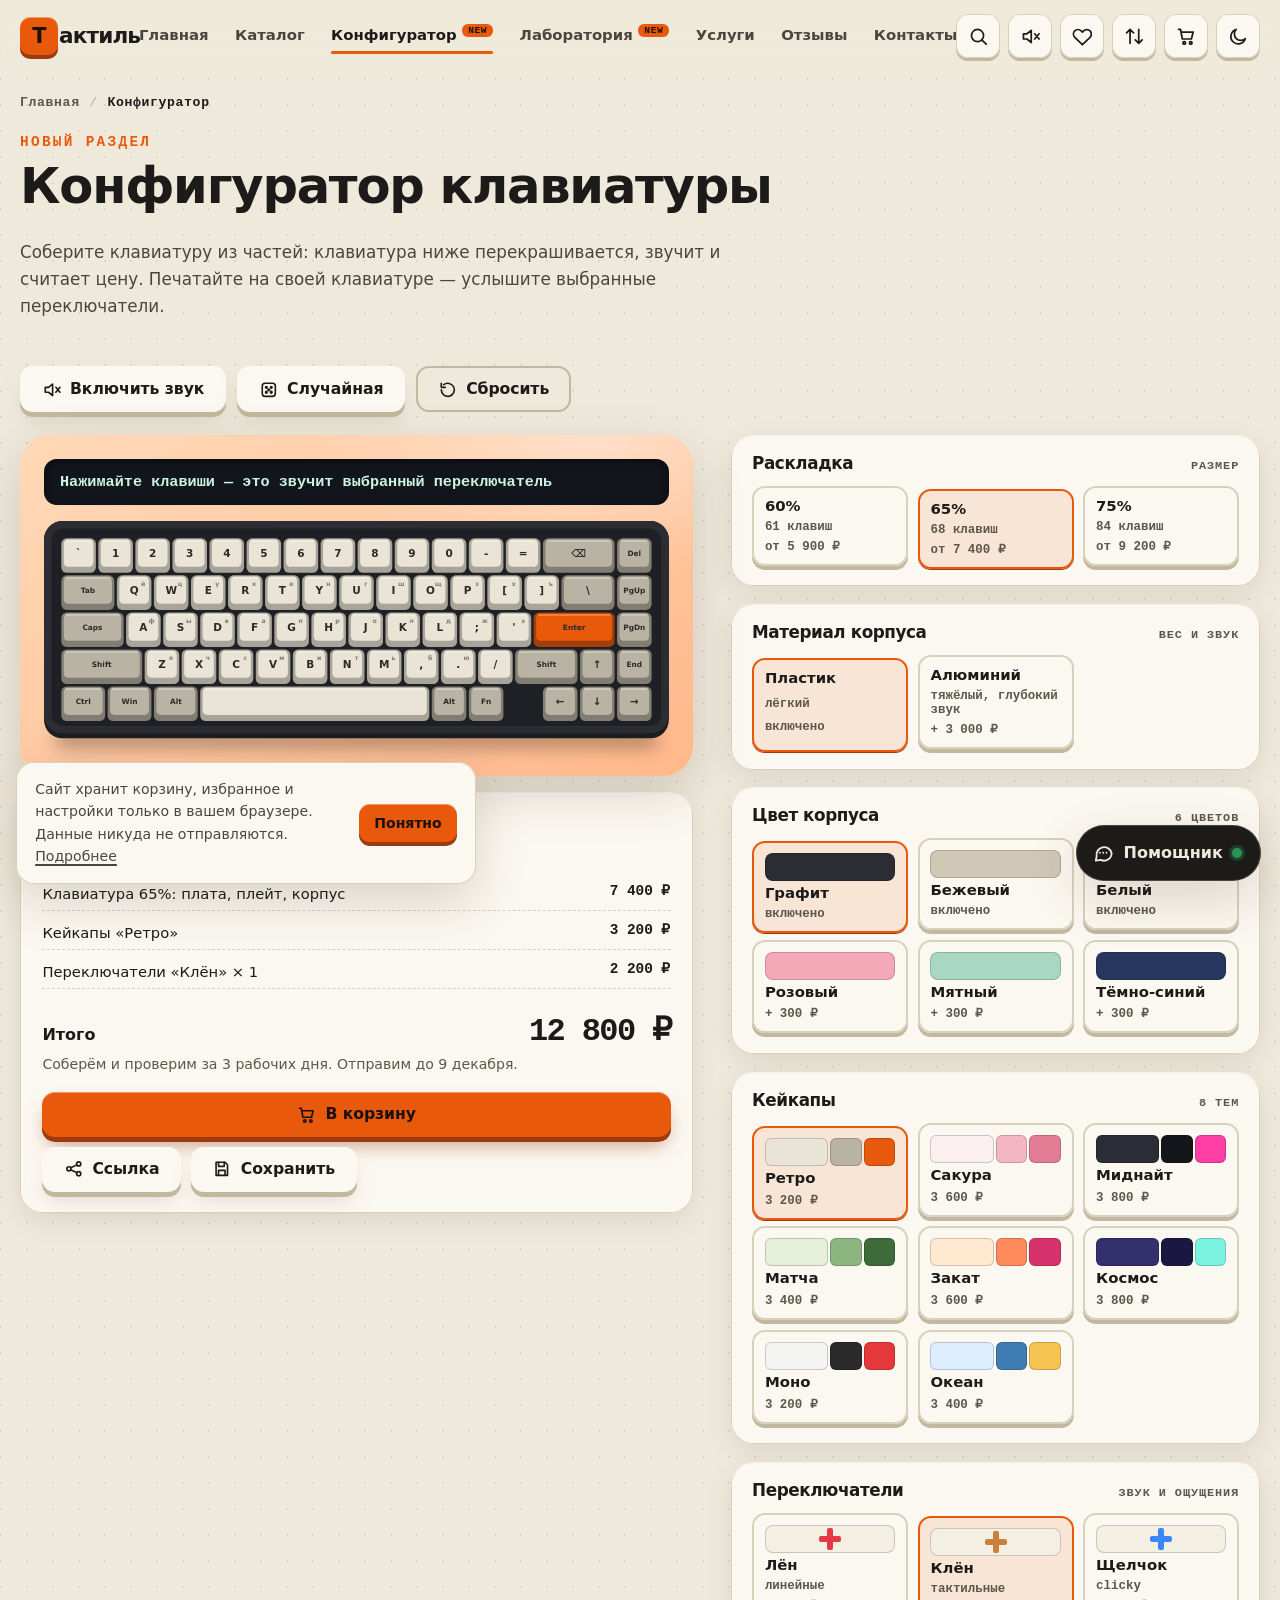
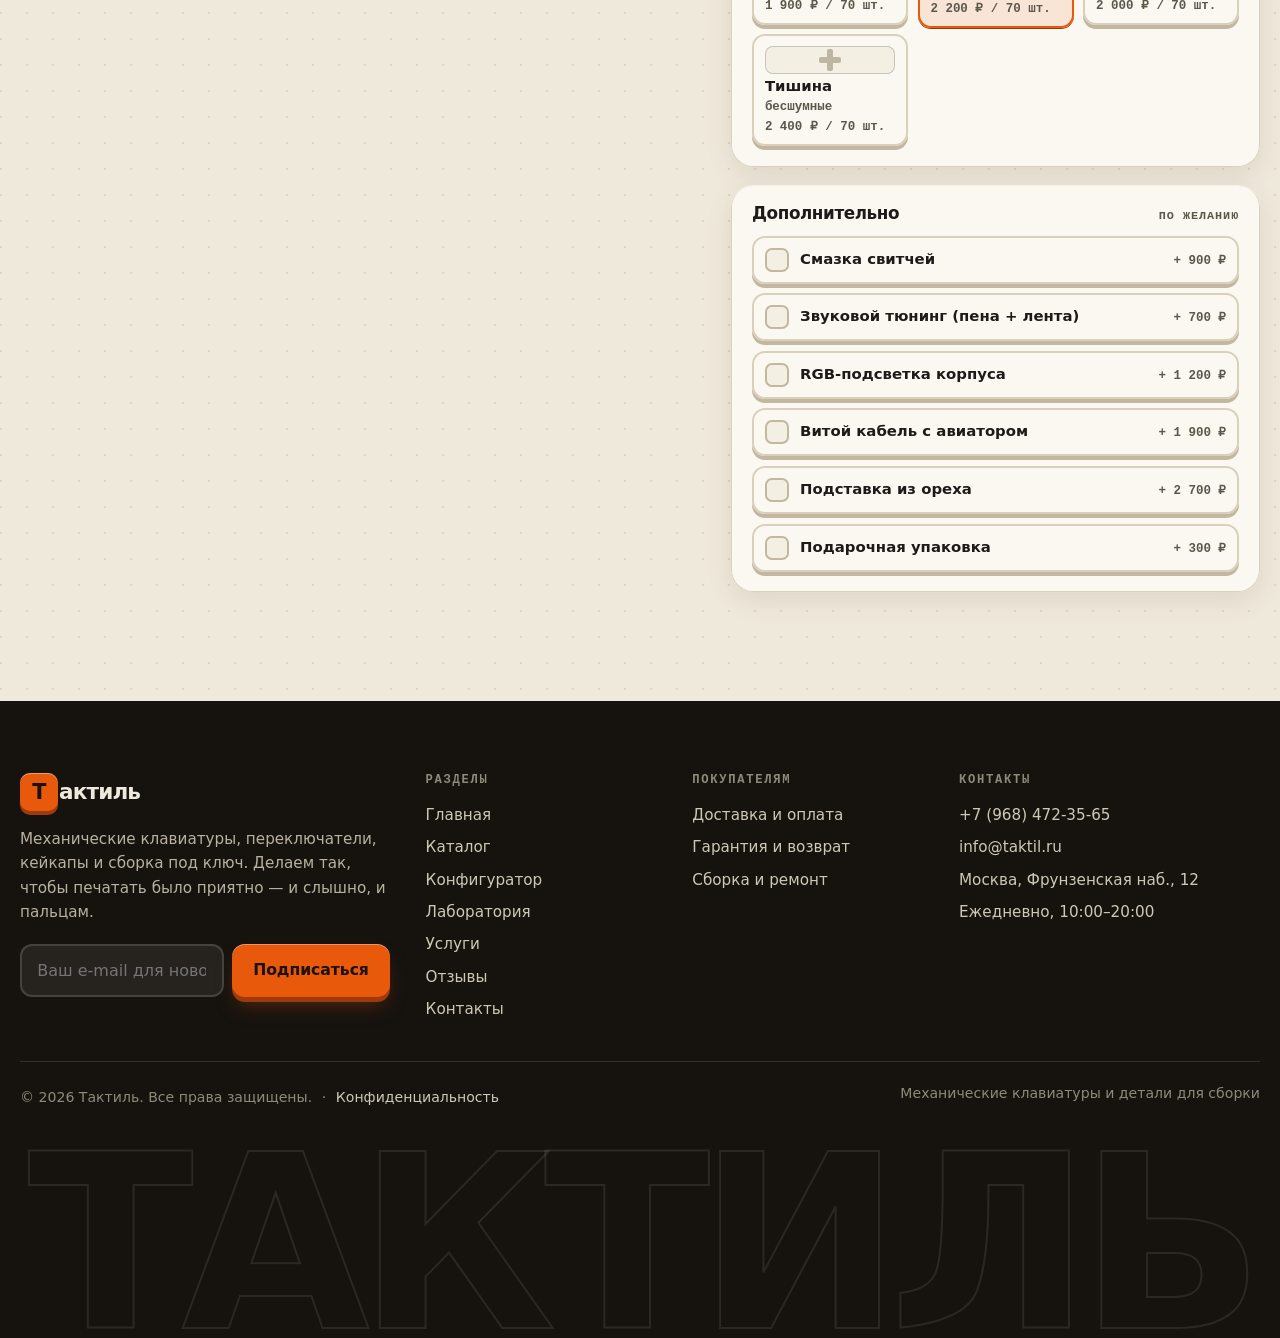
<file: configurator.html>
<!DOCTYPE html>
<html lang="ru">
<head>
  <meta charset="UTF-8">
  <meta name="viewport" content="width=device-width, initial-scale=1.0, viewport-fit=cover">
  <title>Конфигуратор клавиатуры онлайн — Тактиль</title>
  <meta name="description" content="Соберите механическую клавиатуру онлайн: раскладка, корпус, кейкапы, переключатели. Живой предпросмотр, звук и расчёт цены.">
  <meta name="theme-color" content="#EFE9DC" id="metaTheme">
  <meta name="color-scheme" content="light dark">
  <link rel="canonical" href="https://hoglish.github.io/kr1-html-css-shop/configurator.html">
  <link rel="icon" href="favicon.svg" type="image/svg+xml">
  <link rel="apple-touch-icon" href="images/apple-touch-icon.png">
  <link rel="manifest" href="manifest.webmanifest">
  <meta property="og:type" content="website">
  <meta property="og:site_name" content="Тактиль">
  <meta property="og:locale" content="ru_RU">
  <meta property="og:title" content="Конфигуратор клавиатуры онлайн — Тактиль">
  <meta property="og:description" content="Соберите механическую клавиатуру онлайн: раскладка, корпус, кейкапы, переключатели. Живой предпросмотр, звук и расчёт цены.">
  <meta property="og:url" content="https://hoglish.github.io/kr1-html-css-shop/configurator.html">
  <meta property="og:image" content="https://hoglish.github.io/kr1-html-css-shop/images/og.png">
  <meta name="twitter:card" content="summary_large_image">
  <script>
    (function () {
      var P = '__tactile__:', F = location.protocol === 'file:', t = null;
      function bag() { try { var n = window.name || ''; if (n.indexOf(P) === 0) return JSON.parse(n.slice(P.length)) || {}; } catch (e) {} return {}; }
      function ls() { try { return JSON.parse(localStorage.getItem('tactile:theme')); } catch (e) { return null; } }
      t = F ? (bag().theme || ls()) : (ls() || bag().theme);
      if (t !== 'dark' && t !== 'light') t = matchMedia('(prefers-color-scheme: dark)').matches ? 'dark' : 'light';
      if (t === 'dark') document.documentElement.setAttribute('data-theme', 'dark');
      document.documentElement.classList.add('js');
    })();
  </script>
  <link rel="stylesheet" href="css/style.css">
  <script type="application/ld+json">{"@context": "https://schema.org", "@type": "BreadcrumbList", "itemListElement": [{"@type": "ListItem", "position": 1, "name": "Главная", "item": "https://hoglish.github.io/kr1-html-css-shop/"}, {"@type": "ListItem", "position": 2, "name": "Конфигуратор", "item": "https://hoglish.github.io/kr1-html-css-shop/configurator.html"}]}</script>
  
  <meta name="robots" content="index, follow, max-image-preview:large, max-snippet:-1, max-video-preview:-1">
  <meta name="author" content="Тактиль">
  <meta name="twitter:title" content="Конфигуратор клавиатуры онлайн — Тактиль">
  <meta name="twitter:description" content="Соберите механическую клавиатуру онлайн: раскладка, корпус, кейкапы, переключатели. Живой предпросмотр, звук и расчёт цены.">
  <meta name="twitter:image" content="https://hoglish.github.io/kr1-html-css-shop/images/og.png">
  <meta name="twitter:image:alt" content="Механическая клавиатура Тактиль — иллюстрация на фоне магазина">
  <meta property="og:image:width" content="1200">
  <meta property="og:image:height" content="630">
  <meta property="og:image:alt" content="Механическая клавиатура Тактиль — иллюстрация на фоне магазина">
  <link rel="alternate" hreflang="ru" href="https://hoglish.github.io/kr1-html-css-shop/configurator.html">
  <link rel="alternate" hreflang="x-default" href="https://hoglish.github.io/kr1-html-css-shop/configurator.html">
  <link rel="sitemap" type="application/xml" title="Карта сайта" href="sitemap.xml">
</head>
<body class="" data-page="configurator">
  <svg xmlns="http://www.w3.org/2000/svg" class="sprite" aria-hidden="true" focusable="false" width="0" height="0"><symbol id="i-heart" viewBox="0 0 24 24"><path d="M20.8 5.6a5.2 5.2 0 0 0-7.4 0L12 7l-1.4-1.4a5.2 5.2 0 0 0-7.4 7.4L12 21.6l8.8-8.6a5.2 5.2 0 0 0 0-7.4z"/></symbol><symbol id="i-cart" viewBox="0 0 24 24"><path d="M3 4h2.2l2.1 11h10.5l2-8H6.3"/><circle cx="9.5" cy="19.5" r="1.5"/><circle cx="17" cy="19.5" r="1.5"/></symbol><symbol id="i-search" viewBox="0 0 24 24"><circle cx="11" cy="11" r="7"/><path d="m21 21-4.8-4.8"/></symbol><symbol id="i-sun" viewBox="0 0 24 24"><circle cx="12" cy="12" r="4"/><path d="M12 2v2.5M12 19.5V22M2 12h2.5M19.5 12H22M4.9 4.9l1.8 1.8M17.3 17.3l1.8 1.8M4.9 19.1l1.8-1.8M17.3 6.7l1.8-1.8"/></symbol><symbol id="i-moon" viewBox="0 0 24 24"><path d="M20 14.5A8.5 8.5 0 1 1 9.5 4a6.6 6.6 0 0 0 10.5 10.5z"/></symbol><symbol id="i-sound-on" viewBox="0 0 24 24"><path d="M4 9v6h4l5 4V5L8 9H4z"/><path d="M16.5 9a4 4 0 0 1 0 6M19 6.5a8 8 0 0 1 0 11"/></symbol><symbol id="i-sound-off" viewBox="0 0 24 24"><path d="M4 9v6h4l5 4V5L8 9H4z"/><path d="m17 9 5 6m0-6-5 6"/></symbol><symbol id="i-compare" viewBox="0 0 24 24"><path d="M7 4v16M3 8l4-4 4 4M17 20V4m-4 12 4 4 4-4"/></symbol><symbol id="i-close" viewBox="0 0 24 24"><path d="M6 6l12 12M18 6 6 18"/></symbol><symbol id="i-arrow-right" viewBox="0 0 24 24"><path d="M5 12h14m-6-6 6 6-6 6"/></symbol><symbol id="i-arrow-up" viewBox="0 0 24 24"><path d="M12 19V5m-6 6 6-6 6 6"/></symbol><symbol id="i-check" viewBox="0 0 24 24"><path d="m5 12.5 4.5 4.5L19 7"/></symbol><symbol id="i-trash" viewBox="0 0 24 24"><path d="M4 7h16M10 11v6M14 11v6M6 7l1 13h10l1-13M9 7V4h6v3"/></symbol><symbol id="i-plus" viewBox="0 0 24 24"><path d="M12 5v14M5 12h14"/></symbol><symbol id="i-minus" viewBox="0 0 24 24"><path d="M5 12h14"/></symbol><symbol id="i-star" viewBox="0 0 24 24"><path d="m12 3 2.7 5.6 6.1.9-4.4 4.3 1 6.1L12 17l-5.4 2.9 1-6.1L3.2 9.5l6.1-.9z"/></symbol><symbol id="i-truck" viewBox="0 0 24 24"><path d="M2 6h11v10H2zM13 10h4.5L21 13.5V16h-8"/><circle cx="6.5" cy="18.5" r="1.8"/><circle cx="17" cy="18.5" r="1.8"/></symbol><symbol id="i-shield" viewBox="0 0 24 24"><path d="M12 3 4 6v6c0 5 3.5 8 8 9 4.5-1 8-4 8-9V6l-8-3z"/><path d="m8.5 12 2.5 2.5L15.5 10"/></symbol><symbol id="i-refresh" viewBox="0 0 24 24"><path d="M20 11a8 8 0 0 0-14-4M4 4v4h4M4 13a8 8 0 0 0 14 4M20 20v-4h-4"/></symbol><symbol id="i-wrench" viewBox="0 0 24 24"><path d="M14.7 6.3a4 4 0 0 0 5 5L21 17l-4 4-5.7-5.7a4 4 0 0 1-5-5L9 11 11 9z"/></symbol><symbol id="i-bolt" viewBox="0 0 24 24"><path d="M13 2 4 14h7l-1 8 9-12h-7z"/></symbol><symbol id="i-headset" viewBox="0 0 24 24"><path d="M4 14v-2a8 8 0 0 1 16 0v2"/><rect x="3" y="14" width="4" height="6" rx="1.5"/><rect x="17" y="14" width="4" height="6" rx="1.5"/><path d="M19 20a4 4 0 0 1-4 2h-2"/></symbol><symbol id="i-gift" viewBox="0 0 24 24"><rect x="3" y="8" width="18" height="4" rx="1"/><path d="M5 12v8h14v-8M12 8v12M12 8C10 3 6 4 7.500 7M12 8c2-5 6-4 4.500-1"/></symbol><symbol id="i-copy" viewBox="0 0 24 24"><rect x="9" y="9" width="11" height="11" rx="2"/><path d="M5 15V6a2 2 0 0 1 2-2h8"/></symbol><symbol id="i-share" viewBox="0 0 24 24"><circle cx="6" cy="12" r="2.5"/><circle cx="18" cy="6" r="2.5"/><circle cx="18" cy="18" r="2.5"/><path d="m8.2 10.8 7.600-3.600m-7.600 6 7.600 3.600"/></symbol><symbol id="i-dice" viewBox="0 0 24 24"><rect x="4" y="4" width="16" height="16" rx="3.500"/><circle cx="9" cy="9" r="1" fill="currentColor"/><circle cx="15" cy="9" r="1" fill="currentColor"/><circle cx="12" cy="12" r="1" fill="currentColor"/><circle cx="9" cy="15" r="1" fill="currentColor"/><circle cx="15" cy="15" r="1" fill="currentColor"/></symbol><symbol id="i-save" viewBox="0 0 24 24"><path d="M5 4h11l3 3v13H5z"/><path d="M8 4v5h7V4M8 20v-6h8v6"/></symbol><symbol id="i-keyboard" viewBox="0 0 24 24"><rect x="2.500" y="6" width="19" height="12" rx="2.500"/><path d="M6 10h.01M9 10h.01M12 10h.01M15 10h.01M18 10h.01M7 14h10"/></symbol><symbol id="i-pin" viewBox="0 0 24 24"><path d="M12 21s7-6.100 7-11.500A7 7 0 0 0 5 9.500C5 14.900 12 21 12 21z"/><circle cx="12" cy="9.500" r="2.500"/></symbol><symbol id="i-phone" viewBox="0 0 24 24"><path d="M5 4h4l2 5-2.500 1.500a11 11 0 0 0 5 5L15 13l5 2v4a2 2 0 0 1-2 2A16 16 0 0 1 3 6a2 2 0 0 1 2-2z"/></symbol><symbol id="i-mail" viewBox="0 0 24 24"><rect x="3" y="5" width="18" height="14" rx="2"/><path d="m3.500 7 8.500 6 8.500-6"/></symbol><symbol id="i-clock" viewBox="0 0 24 24"><circle cx="12" cy="12" r="9"/><path d="M12 7v5l3 2"/></symbol><symbol id="i-filter" viewBox="0 0 24 24"><path d="M4 5h16l-6 8v6l-4-2v-4z"/></symbol><symbol id="i-grid" viewBox="0 0 24 24"><rect x="4" y="4" width="7" height="7" rx="1.500"/><rect x="13" y="4" width="7" height="7" rx="1.500"/><rect x="4" y="13" width="7" height="7" rx="1.500"/><rect x="13" y="13" width="7" height="7" rx="1.500"/></symbol><symbol id="i-list" viewBox="0 0 24 24"><path d="M8 6h13M8 12h13M8 18h13M3.500 6h.01M3.500 12h.01M3.500 18h.01"/></symbol><symbol id="i-menu" viewBox="0 0 24 24"><path d="M4 7h16M4 12h16M4 17h16"/></symbol><symbol id="i-sparkle" viewBox="0 0 24 24"><path d="M12 3l1.800 5.200L19 10l-5.200 1.800L12 17l-1.800-5.200L5 10l5.200-1.800zM19 16l.8 2.200L22 19l-2.200.8L19 22l-.8-2.200L16 19l2.200-.8z"/></symbol><symbol id="i-play" viewBox="0 0 24 24"><path d="M7 4.500v15l12-7.500z"/></symbol><symbol id="i-reset" viewBox="0 0 24 24"><path d="M4 12a8 8 0 1 0 3-6.200M4 4v5h5"/></symbol><symbol id="i-trophy" viewBox="0 0 24 24"><path d="M8 4h8v6a4 4 0 0 1-8 0zM8 6H4v1a4 4 0 0 0 4 4M16 6h4v1a4 4 0 0 1-4 4M12 14v4M8 20h8"/></symbol><symbol id="i-target" viewBox="0 0 24 24"><circle cx="12" cy="12" r="9"/><circle cx="12" cy="12" r="5"/><circle cx="12" cy="12" r="1" fill="currentColor"/></symbol><symbol id="i-tag" viewBox="0 0 24 24"><path d="M3 12V4h8l10 10-8 8z"/><circle cx="7.500" cy="8.500" r="1.200"/></symbol><symbol id="i-box" viewBox="0 0 24 24"><path d="M3 7.500 12 3l9 4.500v9L12 21l-9-4.500z"/><path d="M3 7.500 12 12l9-4.500M12 12v9"/></symbol><symbol id="i-sliders" viewBox="0 0 24 24"><path d="M4 7h10M18 7h2M4 17h2M10 17h10M14 4v6M6 14v6"/></symbol><symbol id="i-waves" viewBox="0 0 24 24"><path d="M2 12c2.500-4 4.500-4 7 0s4.500 4 7 0 3-3 6-2M2 18c2.500-4 4.500-4 7 0s4.500 4 7 0 3-3 6-2M2 6c2.500-4 4.500-4 7 0s4.500 4 7 0 3-3 6-2"/></symbol></svg>
  <a class="skip-link" href="#main">Перейти к содержимому</a>
  <div class="progress-bar" id="scrollProgress" aria-hidden="true"><i></i></div>
  <header class="header" id="header">
    <div class="header__container">
      <a href="index.html" class="logo" aria-label="Тактиль — на главную"><span class="logo__key" aria-hidden="true">Т</span><span class="logo__text">актиль</span></a>
      <nav class="nav" id="nav" aria-label="Основная навигация">
        <ul class="nav__list">
<li class="nav__item"><a href="index.html" class="nav__link">Главная</a></li>
<li class="nav__item"><a href="catalog.html" class="nav__link">Каталог</a></li>
<li class="nav__item"><a href="configurator.html" class="nav__link nav__link--active" aria-current="page">Конфигуратор <span class="nav__new">new</span></a></li>
<li class="nav__item"><a href="lab.html" class="nav__link">Лаборатория <span class="nav__new">new</span></a></li>
<li class="nav__item"><a href="service.html" class="nav__link">Услуги</a></li>
<li class="nav__item"><a href="review.html" class="nav__link">Отзывы</a></li>
<li class="nav__item"><a href="contacts.html" class="nav__link">Контакты</a></li>
        </ul>
        <div class="nav__extra">
          <button class="button button--secondary" type="button" data-open-fav><svg class="icon " aria-hidden="true" focusable="false"><use href="#i-heart"></use></svg> Избранное</button>
          <button class="button button--secondary" type="button" data-open-compare><svg class="icon " aria-hidden="true" focusable="false"><use href="#i-compare"></use></svg> Сравнение</button>
          <button class="button button--secondary" type="button" data-sound-toggle aria-pressed="false"><svg class="icon is-off" aria-hidden="true" focusable="false"><use href="#i-sound-off"></use></svg><svg class="icon is-on" aria-hidden="true" focusable="false"><use href="#i-sound-on"></use></svg> Звук</button>
        </div>
      </nav>
      <div class="header__tools">
        <button class="icon-btn" type="button" data-open-palette aria-label="Поиск по сайту (Ctrl+K)" title="Поиск (Ctrl+K)"><svg class="icon " aria-hidden="true" focusable="false"><use href="#i-search"></use></svg></button>
        <button class="icon-btn icon-btn--extra" type="button" data-sound-toggle aria-pressed="false" aria-label="Звук клавиш" title="Звук клавиш"><svg class="icon is-off" aria-hidden="true" focusable="false"><use href="#i-sound-off"></use></svg><svg class="icon is-on" aria-hidden="true" focusable="false"><use href="#i-sound-on"></use></svg></button>
        <button class="icon-btn icon-btn--extra" type="button" data-open-fav aria-label="Избранное" title="Избранное"><svg class="icon " aria-hidden="true" focusable="false"><use href="#i-heart"></use></svg><span class="badge" data-count="fav" hidden>0</span></button>
        <button class="icon-btn icon-btn--extra" type="button" data-open-compare aria-label="Сравнение" title="Сравнение"><svg class="icon " aria-hidden="true" focusable="false"><use href="#i-compare"></use></svg><span class="badge" data-count="compare" hidden>0</span></button>
        <button class="icon-btn icon-btn--cart" type="button" data-open-cart aria-label="Корзина" title="Корзина"><svg class="icon " aria-hidden="true" focusable="false"><use href="#i-cart"></use></svg><span class="badge" data-count="cart" hidden>0</span></button>
        <button class="theme-toggle icon-btn" id="themeToggle" type="button" aria-label="Переключить тему" aria-pressed="false"><svg class="icon theme-toggle__moon" aria-hidden="true" focusable="false"><use href="#i-moon"></use></svg><svg class="icon theme-toggle__sun" aria-hidden="true" focusable="false"><use href="#i-sun"></use></svg></button>
        <button class="burger icon-btn" id="burger" type="button" aria-label="Меню" aria-expanded="false" aria-controls="nav"><span></span><span></span><span></span></button>
      </div>
    </div>
  </header>

  <main id="main">
    <nav class="breadcrumbs" aria-label="Хлебные крошки"><a href="index.html">Главная</a><span aria-current="page">Конфигуратор</span></nav>
    <section class="section cfg" aria-labelledby="cfg-h1">
      <div class="cfg__head"><div><h1 class="section__title" id="cfg-h1" data-kicker="Новый раздел">Конфигуратор клавиатуры</h1>
        <p class="catalog-products__lead">Соберите клавиатуру из частей: клавиатура ниже перекрашивается, звучит и считает цену. Печатайте на своей клавиатуре — услышите выбранные переключатели.</p></div>
        <div class="cfg__head-actions"><button class="button button--secondary" type="button" data-sound-toggle aria-pressed="false"><svg class="icon is-off" aria-hidden="true" focusable="false"><use href="#i-sound-off"></use></svg><svg class="icon is-on" aria-hidden="true" focusable="false"><use href="#i-sound-on"></use></svg><span data-sound-label>Включить звук</span></button><button class="button button--secondary" type="button" id="cfgRandom"><svg class="icon " aria-hidden="true" focusable="false"><use href="#i-dice"></use></svg> Случайная</button><button class="button button--ghost" type="button" id="cfgReset"><svg class="icon " aria-hidden="true" focusable="false"><use href="#i-reset"></use></svg> Сбросить</button></div></div>
      <div class="cfg__grid">
        <div class="cfg__preview">
          <div class="cfg__stage" id="cfgStage">
            <div class="cfg__screen"><span id="cfgTyped" class="cfg__typed">Нажимайте клавиши — это звучит выбранный переключатель</span></div>
            <div class="cfg__board" id="cfgBoard" tabindex="0" role="group" aria-label="Предпросмотр клавиатуры"></div>
          </div>
          <div class="cfg__summary" aria-live="polite">
            <div class="cfg__title"><span class="eyebrow">Ваша сборка</span><h2 class="cfg__name" id="cfgName">65% · Графит · Ретро</h2></div>
            <ul class="cfg__lines" id="cfgLines"></ul>
            <div class="cfg__total"><span>Итого</span><strong id="cfgTotal">0 ₽</strong></div>
            <p class="cfg__eta" id="cfgEta"></p>
            <div class="cfg__actions"><button class="button" type="button" id="cfgAdd"><svg class="icon " aria-hidden="true" focusable="false"><use href="#i-cart"></use></svg> В корзину</button><button class="button button--secondary" type="button" id="cfgShare"><svg class="icon " aria-hidden="true" focusable="false"><use href="#i-share"></use></svg> Ссылка</button><button class="button button--secondary" type="button" id="cfgSave"><svg class="icon " aria-hidden="true" focusable="false"><use href="#i-save"></use></svg> Сохранить</button></div>
          </div>
        </div>
        <div class="cfg__options" id="cfgOptions"></div>
      </div>
      <div class="cfg__saved" id="cfgSavedWrap" hidden><h2 class="section__title section__title--plain">Сохранённые сборки</h2><ul class="saved-list" id="cfgSaved"></ul></div>
    </section>
  </main>

  <footer class="footer" id="contacts">
    <div class="footer__container">
      <div class="footer__brand">
        <a href="index.html" class="logo logo--footer" aria-label="Тактиль"><span class="logo__key" aria-hidden="true">Т</span><span class="logo__text">актиль</span></a>
        <p class="footer__about">Механические клавиатуры, переключатели, кейкапы и сборка под ключ. Делаем так, чтобы печатать было приятно — и слышно, и пальцам.</p>
        <form class="subscribe" id="subscribe-form" novalidate>
          <label class="visually-hidden" for="subscribe-email">Ваш e-mail</label>
          <input class="subscribe__input" id="subscribe-email" name="email" type="email" placeholder="Ваш e-mail для новостей" autocomplete="email" required>
          <button class="button subscribe__button" type="submit">Подписаться</button>
        </form>
      </div>
      <nav class="footer__col" aria-label="Разделы сайта"><h2 class="footer__title">Разделы</h2><ul class="footer__list"><li><a class="footer__link" href="index.html">Главная</a></li><li><a class="footer__link" href="catalog.html">Каталог</a></li><li><a class="footer__link" href="configurator.html">Конфигуратор</a></li><li><a class="footer__link" href="lab.html">Лаборатория</a></li><li><a class="footer__link" href="service.html">Услуги</a></li><li><a class="footer__link" href="review.html">Отзывы</a></li><li><a class="footer__link" href="contacts.html">Контакты</a></li></ul></nav>
      <div class="footer__col"><h2 class="footer__title">Покупателям</h2><ul class="footer__list">
        <li><a class="footer__link" href="index.html#faq">Доставка и оплата</a></li>
        <li><a class="footer__link" href="index.html#faq">Гарантия и возврат</a></li>
        <li><a class="footer__link" href="service.html">Сборка и ремонт</a></li>
        </ul></div>
      <div class="footer__col"><h2 class="footer__title">Контакты</h2><ul class="footer__list footer__contacts">
        <li><a class="footer__link" href="tel:+79684723565">+7 (968) 472-35-65</a></li>
        <li><a class="footer__link" href="mailto:info@taktil.ru">info@taktil.ru</a></li>
        <li>Москва, Фрунзенская наб., 12</li>
        <li>Ежедневно, 10:00–20:00</li>
        </ul></div>
    </div>
    <div class="footer__bottom">
      <p class="footer__copyright">&copy; 2026 Тактиль. Все права защищены. <span class="footer__sep" aria-hidden="true">·</span> <a class="footer__link footer__legal" href="privacy.html">Конфиденциальность</a></p>
      <p class="footer__discipline">Механические клавиатуры и детали для сборки</p>
    </div>
  </footer>

  
  <p class="success-message" id="success-message" role="status" hidden>Форма успешно отправлена! Мы свяжемся с вами в ближайшее время.</p>
  <button class="scroll-to-top" id="scrollToTop" type="button" aria-label="Наверх" title="Наверх"><span class="mouse" aria-hidden="true"><svg class="mouse__svg" viewBox="0 -16 44 82" focusable="false"><path class="mouse__cable" d="M22 3C22 -8 10 -6 10 -16"/><path class="mouse__body" d="M22 3c10.5 0 18 7 18 17v24c0 10-7.500 18-18 18S4 54 4 44V20C4 10 11.500 3 22 3z"/><path class="mouse__btn" d="M22 3C11.500 3 4 10 4 20v8h18z"/><path class="mouse__sep" d="M4 29h36M22 3v26"/><rect class="mouse__wheel" x="19" y="9" width="6" height="12" rx="3"/><path class="mouse__arrow" d="M15 46l7-7 7 7"/></svg></span></button>
  <noscript><p class="noscript">Для корзины, конфигуратора и лаборатории включите JavaScript. Каталог и контакты доступны и без него.</p></noscript>
  <script src="js/data.js" defer></script>
  <script src="js/main.js" defer></script>
  <script src="js/chat.js" defer></script>
  <script src="js/keyboard.js" defer></script>
  <script src="js/configurator.js" defer></script>
  
</body>
</html>
</file>
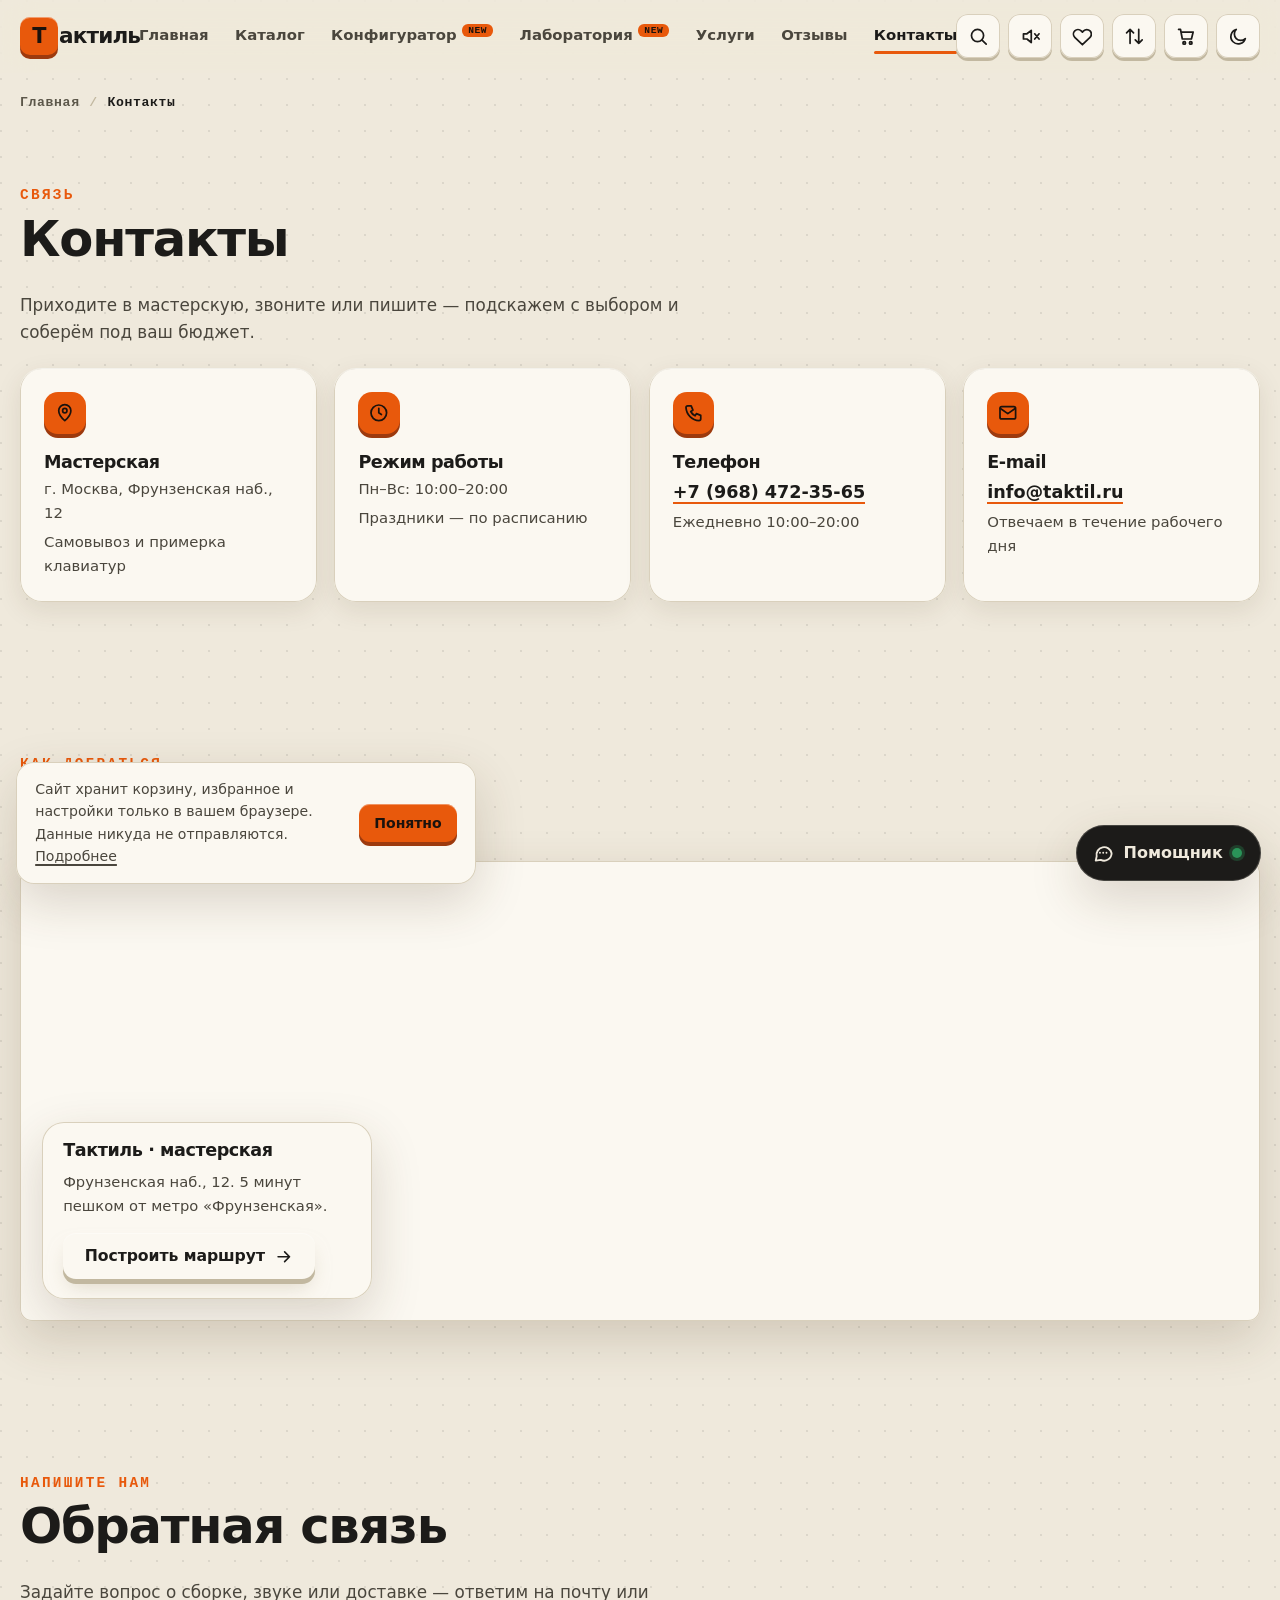
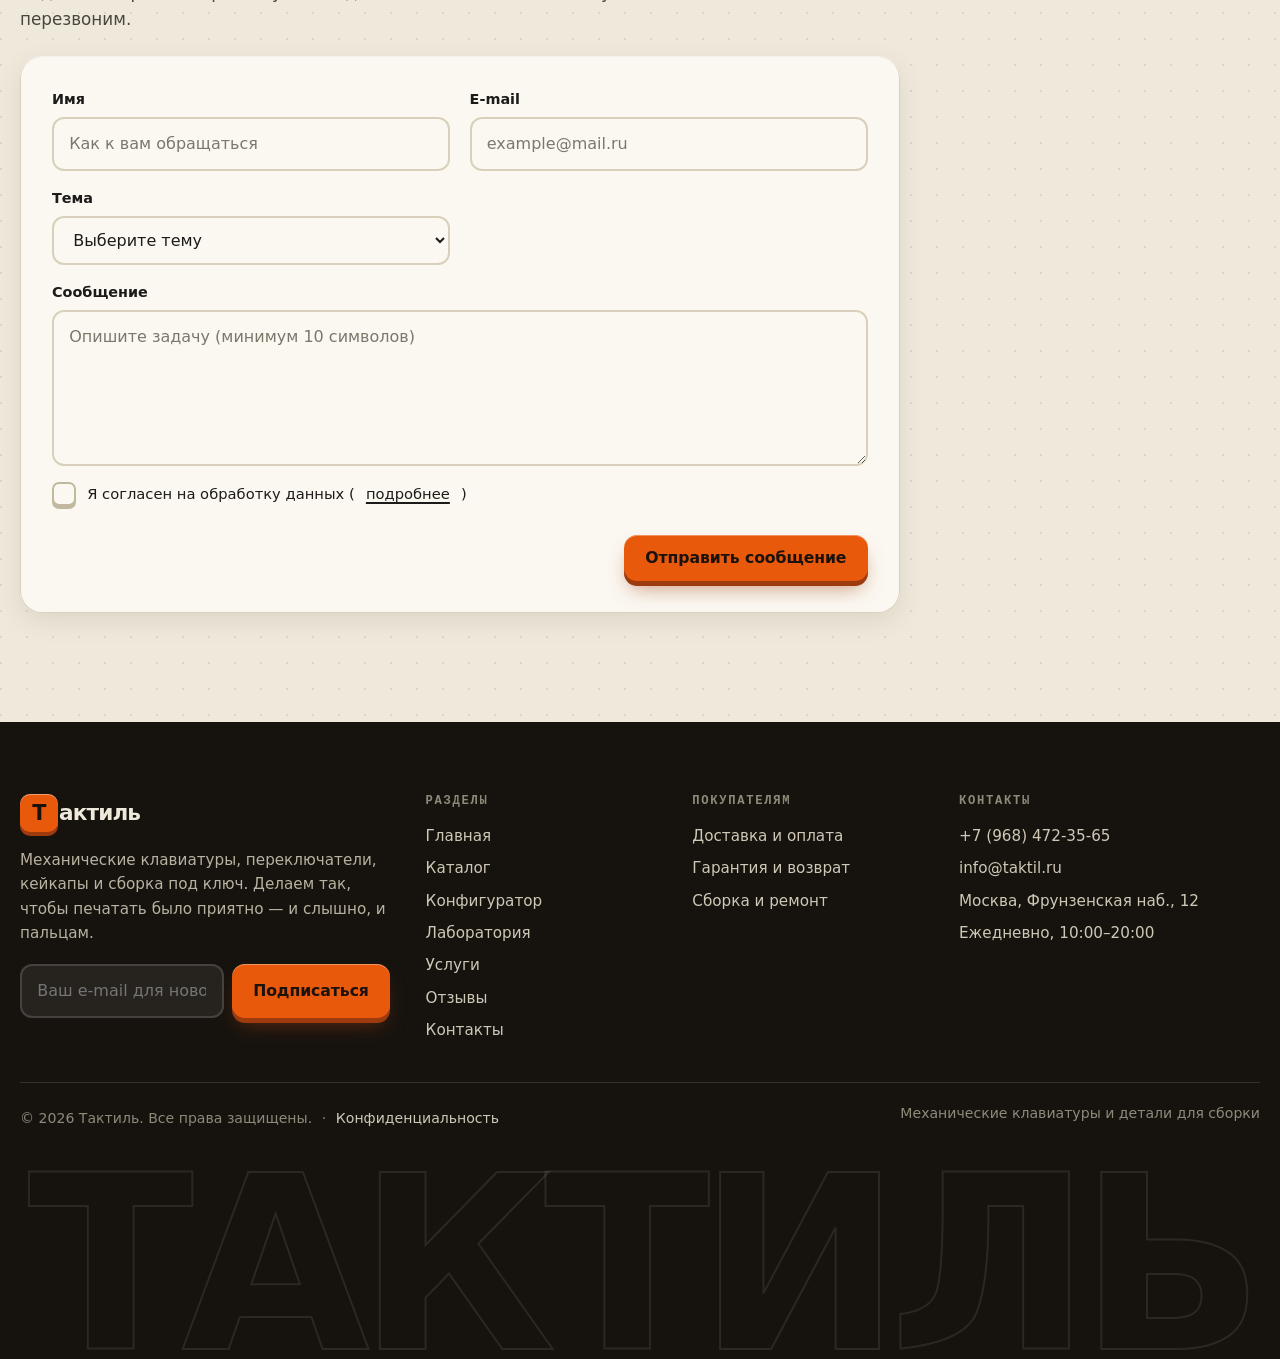
<file: contacts.html>
<!DOCTYPE html>
<html lang="ru">
<head>
  <meta charset="UTF-8">
  <meta name="viewport" content="width=device-width, initial-scale=1.0, viewport-fit=cover">
  <title>Контакты — мастерская «Тактиль» в Москве</title>
  <meta name="description" content="Телефон, e-mail, адрес мастерской на Фрунзенской набережной, схема проезда и форма обратной связи.">
  <meta name="theme-color" content="#EFE9DC" id="metaTheme">
  <meta name="color-scheme" content="light dark">
  <link rel="canonical" href="https://hoglish.github.io/kr1-html-css-shop/contacts.html">
  <link rel="icon" href="favicon.svg" type="image/svg+xml">
  <link rel="apple-touch-icon" href="images/apple-touch-icon.png">
  <link rel="manifest" href="manifest.webmanifest">
  <meta property="og:type" content="website">
  <meta property="og:site_name" content="Тактиль">
  <meta property="og:locale" content="ru_RU">
  <meta property="og:title" content="Контакты — мастерская «Тактиль» в Москве">
  <meta property="og:description" content="Телефон, e-mail, адрес мастерской на Фрунзенской набережной, схема проезда и форма обратной связи.">
  <meta property="og:url" content="https://hoglish.github.io/kr1-html-css-shop/contacts.html">
  <meta property="og:image" content="https://hoglish.github.io/kr1-html-css-shop/images/og.png">
  <meta name="twitter:card" content="summary_large_image">
  <script>
    (function () {
      var P = '__tactile__:', F = location.protocol === 'file:', t = null;
      function bag() { try { var n = window.name || ''; if (n.indexOf(P) === 0) return JSON.parse(n.slice(P.length)) || {}; } catch (e) {} return {}; }
      function ls() { try { return JSON.parse(localStorage.getItem('tactile:theme')); } catch (e) { return null; } }
      t = F ? (bag().theme || ls()) : (ls() || bag().theme);
      if (t !== 'dark' && t !== 'light') t = matchMedia('(prefers-color-scheme: dark)').matches ? 'dark' : 'light';
      if (t === 'dark') document.documentElement.setAttribute('data-theme', 'dark');
      document.documentElement.classList.add('js');
    })();
  </script>
  <link rel="stylesheet" href="css/style.css">
  <script type="application/ld+json">{"@context": "https://schema.org", "@type": "ContactPage", "name": "Контакты Тактиль", "url": "https://hoglish.github.io/kr1-html-css-shop/contacts.html"}</script><script type="application/ld+json">{"@context": "https://schema.org", "@type": "BreadcrumbList", "itemListElement": [{"@type": "ListItem", "position": 1, "name": "Главная", "item": "https://hoglish.github.io/kr1-html-css-shop/"}, {"@type": "ListItem", "position": 2, "name": "Контакты", "item": "https://hoglish.github.io/kr1-html-css-shop/contacts.html"}]}</script>
  
  <meta name="robots" content="index, follow, max-image-preview:large, max-snippet:-1, max-video-preview:-1">
  <meta name="author" content="Тактиль">
  <meta name="twitter:title" content="Контакты — мастерская «Тактиль» в Москве">
  <meta name="twitter:description" content="Телефон, e-mail, адрес мастерской на Фрунзенской набережной, схема проезда и форма обратной связи.">
  <meta name="twitter:image" content="https://hoglish.github.io/kr1-html-css-shop/images/og.png">
  <meta name="twitter:image:alt" content="Механическая клавиатура Тактиль — иллюстрация на фоне магазина">
  <meta property="og:image:width" content="1200">
  <meta property="og:image:height" content="630">
  <meta property="og:image:alt" content="Механическая клавиатура Тактиль — иллюстрация на фоне магазина">
  <link rel="alternate" hreflang="ru" href="https://hoglish.github.io/kr1-html-css-shop/contacts.html">
  <link rel="alternate" hreflang="x-default" href="https://hoglish.github.io/kr1-html-css-shop/contacts.html">
  <link rel="sitemap" type="application/xml" title="Карта сайта" href="sitemap.xml">
  <script type="application/ld+json">{"@context": "https://schema.org", "@type": "Organization", "name": "Тактиль", "url": "https://hoglish.github.io/kr1-html-css-shop/", "email": "info@taktil.ru", "telephone": "+7 968 472-35-65", "address": {"@type": "PostalAddress", "streetAddress": "Фрунзенская наб., 12", "addressLocality": "Москва", "addressCountry": "RU"}, "contactPoint": {"@type": "ContactPoint", "telephone": "+7 968 472-35-65", "email": "info@taktil.ru", "contactType": "customer service", "availableLanguage": "ru"}}</script>
</head>
<body class="" data-page="contacts">
  <svg xmlns="http://www.w3.org/2000/svg" class="sprite" aria-hidden="true" focusable="false" width="0" height="0"><symbol id="i-heart" viewBox="0 0 24 24"><path d="M20.8 5.6a5.2 5.2 0 0 0-7.4 0L12 7l-1.4-1.4a5.2 5.2 0 0 0-7.4 7.4L12 21.6l8.8-8.6a5.2 5.2 0 0 0 0-7.4z"/></symbol><symbol id="i-cart" viewBox="0 0 24 24"><path d="M3 4h2.2l2.1 11h10.5l2-8H6.3"/><circle cx="9.5" cy="19.5" r="1.5"/><circle cx="17" cy="19.5" r="1.5"/></symbol><symbol id="i-search" viewBox="0 0 24 24"><circle cx="11" cy="11" r="7"/><path d="m21 21-4.8-4.8"/></symbol><symbol id="i-sun" viewBox="0 0 24 24"><circle cx="12" cy="12" r="4"/><path d="M12 2v2.5M12 19.5V22M2 12h2.5M19.5 12H22M4.9 4.9l1.8 1.8M17.3 17.3l1.8 1.8M4.9 19.1l1.8-1.8M17.3 6.7l1.8-1.8"/></symbol><symbol id="i-moon" viewBox="0 0 24 24"><path d="M20 14.5A8.5 8.5 0 1 1 9.5 4a6.6 6.6 0 0 0 10.5 10.5z"/></symbol><symbol id="i-sound-on" viewBox="0 0 24 24"><path d="M4 9v6h4l5 4V5L8 9H4z"/><path d="M16.5 9a4 4 0 0 1 0 6M19 6.5a8 8 0 0 1 0 11"/></symbol><symbol id="i-sound-off" viewBox="0 0 24 24"><path d="M4 9v6h4l5 4V5L8 9H4z"/><path d="m17 9 5 6m0-6-5 6"/></symbol><symbol id="i-compare" viewBox="0 0 24 24"><path d="M7 4v16M3 8l4-4 4 4M17 20V4m-4 12 4 4 4-4"/></symbol><symbol id="i-close" viewBox="0 0 24 24"><path d="M6 6l12 12M18 6 6 18"/></symbol><symbol id="i-arrow-right" viewBox="0 0 24 24"><path d="M5 12h14m-6-6 6 6-6 6"/></symbol><symbol id="i-arrow-up" viewBox="0 0 24 24"><path d="M12 19V5m-6 6 6-6 6 6"/></symbol><symbol id="i-check" viewBox="0 0 24 24"><path d="m5 12.5 4.5 4.5L19 7"/></symbol><symbol id="i-trash" viewBox="0 0 24 24"><path d="M4 7h16M10 11v6M14 11v6M6 7l1 13h10l1-13M9 7V4h6v3"/></symbol><symbol id="i-plus" viewBox="0 0 24 24"><path d="M12 5v14M5 12h14"/></symbol><symbol id="i-minus" viewBox="0 0 24 24"><path d="M5 12h14"/></symbol><symbol id="i-star" viewBox="0 0 24 24"><path d="m12 3 2.7 5.6 6.1.9-4.4 4.3 1 6.1L12 17l-5.4 2.9 1-6.1L3.2 9.5l6.1-.9z"/></symbol><symbol id="i-truck" viewBox="0 0 24 24"><path d="M2 6h11v10H2zM13 10h4.5L21 13.5V16h-8"/><circle cx="6.5" cy="18.5" r="1.8"/><circle cx="17" cy="18.5" r="1.8"/></symbol><symbol id="i-shield" viewBox="0 0 24 24"><path d="M12 3 4 6v6c0 5 3.5 8 8 9 4.5-1 8-4 8-9V6l-8-3z"/><path d="m8.5 12 2.5 2.5L15.5 10"/></symbol><symbol id="i-refresh" viewBox="0 0 24 24"><path d="M20 11a8 8 0 0 0-14-4M4 4v4h4M4 13a8 8 0 0 0 14 4M20 20v-4h-4"/></symbol><symbol id="i-wrench" viewBox="0 0 24 24"><path d="M14.7 6.3a4 4 0 0 0 5 5L21 17l-4 4-5.7-5.7a4 4 0 0 1-5-5L9 11 11 9z"/></symbol><symbol id="i-bolt" viewBox="0 0 24 24"><path d="M13 2 4 14h7l-1 8 9-12h-7z"/></symbol><symbol id="i-headset" viewBox="0 0 24 24"><path d="M4 14v-2a8 8 0 0 1 16 0v2"/><rect x="3" y="14" width="4" height="6" rx="1.5"/><rect x="17" y="14" width="4" height="6" rx="1.5"/><path d="M19 20a4 4 0 0 1-4 2h-2"/></symbol><symbol id="i-gift" viewBox="0 0 24 24"><rect x="3" y="8" width="18" height="4" rx="1"/><path d="M5 12v8h14v-8M12 8v12M12 8C10 3 6 4 7.500 7M12 8c2-5 6-4 4.500-1"/></symbol><symbol id="i-copy" viewBox="0 0 24 24"><rect x="9" y="9" width="11" height="11" rx="2"/><path d="M5 15V6a2 2 0 0 1 2-2h8"/></symbol><symbol id="i-share" viewBox="0 0 24 24"><circle cx="6" cy="12" r="2.5"/><circle cx="18" cy="6" r="2.5"/><circle cx="18" cy="18" r="2.5"/><path d="m8.2 10.8 7.600-3.600m-7.600 6 7.600 3.600"/></symbol><symbol id="i-dice" viewBox="0 0 24 24"><rect x="4" y="4" width="16" height="16" rx="3.500"/><circle cx="9" cy="9" r="1" fill="currentColor"/><circle cx="15" cy="9" r="1" fill="currentColor"/><circle cx="12" cy="12" r="1" fill="currentColor"/><circle cx="9" cy="15" r="1" fill="currentColor"/><circle cx="15" cy="15" r="1" fill="currentColor"/></symbol><symbol id="i-save" viewBox="0 0 24 24"><path d="M5 4h11l3 3v13H5z"/><path d="M8 4v5h7V4M8 20v-6h8v6"/></symbol><symbol id="i-keyboard" viewBox="0 0 24 24"><rect x="2.500" y="6" width="19" height="12" rx="2.500"/><path d="M6 10h.01M9 10h.01M12 10h.01M15 10h.01M18 10h.01M7 14h10"/></symbol><symbol id="i-pin" viewBox="0 0 24 24"><path d="M12 21s7-6.100 7-11.500A7 7 0 0 0 5 9.500C5 14.900 12 21 12 21z"/><circle cx="12" cy="9.500" r="2.500"/></symbol><symbol id="i-phone" viewBox="0 0 24 24"><path d="M5 4h4l2 5-2.500 1.500a11 11 0 0 0 5 5L15 13l5 2v4a2 2 0 0 1-2 2A16 16 0 0 1 3 6a2 2 0 0 1 2-2z"/></symbol><symbol id="i-mail" viewBox="0 0 24 24"><rect x="3" y="5" width="18" height="14" rx="2"/><path d="m3.500 7 8.500 6 8.500-6"/></symbol><symbol id="i-clock" viewBox="0 0 24 24"><circle cx="12" cy="12" r="9"/><path d="M12 7v5l3 2"/></symbol><symbol id="i-filter" viewBox="0 0 24 24"><path d="M4 5h16l-6 8v6l-4-2v-4z"/></symbol><symbol id="i-grid" viewBox="0 0 24 24"><rect x="4" y="4" width="7" height="7" rx="1.500"/><rect x="13" y="4" width="7" height="7" rx="1.500"/><rect x="4" y="13" width="7" height="7" rx="1.500"/><rect x="13" y="13" width="7" height="7" rx="1.500"/></symbol><symbol id="i-list" viewBox="0 0 24 24"><path d="M8 6h13M8 12h13M8 18h13M3.500 6h.01M3.500 12h.01M3.500 18h.01"/></symbol><symbol id="i-menu" viewBox="0 0 24 24"><path d="M4 7h16M4 12h16M4 17h16"/></symbol><symbol id="i-sparkle" viewBox="0 0 24 24"><path d="M12 3l1.800 5.200L19 10l-5.200 1.800L12 17l-1.800-5.200L5 10l5.200-1.800zM19 16l.8 2.200L22 19l-2.200.8L19 22l-.8-2.200L16 19l2.200-.8z"/></symbol><symbol id="i-play" viewBox="0 0 24 24"><path d="M7 4.500v15l12-7.500z"/></symbol><symbol id="i-reset" viewBox="0 0 24 24"><path d="M4 12a8 8 0 1 0 3-6.200M4 4v5h5"/></symbol><symbol id="i-trophy" viewBox="0 0 24 24"><path d="M8 4h8v6a4 4 0 0 1-8 0zM8 6H4v1a4 4 0 0 0 4 4M16 6h4v1a4 4 0 0 1-4 4M12 14v4M8 20h8"/></symbol><symbol id="i-target" viewBox="0 0 24 24"><circle cx="12" cy="12" r="9"/><circle cx="12" cy="12" r="5"/><circle cx="12" cy="12" r="1" fill="currentColor"/></symbol><symbol id="i-tag" viewBox="0 0 24 24"><path d="M3 12V4h8l10 10-8 8z"/><circle cx="7.500" cy="8.500" r="1.200"/></symbol><symbol id="i-box" viewBox="0 0 24 24"><path d="M3 7.500 12 3l9 4.500v9L12 21l-9-4.500z"/><path d="M3 7.500 12 12l9-4.500M12 12v9"/></symbol><symbol id="i-sliders" viewBox="0 0 24 24"><path d="M4 7h10M18 7h2M4 17h2M10 17h10M14 4v6M6 14v6"/></symbol><symbol id="i-waves" viewBox="0 0 24 24"><path d="M2 12c2.500-4 4.500-4 7 0s4.500 4 7 0 3-3 6-2M2 18c2.500-4 4.500-4 7 0s4.500 4 7 0 3-3 6-2M2 6c2.500-4 4.500-4 7 0s4.500 4 7 0 3-3 6-2"/></symbol></svg>
  <a class="skip-link" href="#main">Перейти к содержимому</a>
  <div class="progress-bar" id="scrollProgress" aria-hidden="true"><i></i></div>
  <header class="header" id="header">
    <div class="header__container">
      <a href="index.html" class="logo" aria-label="Тактиль — на главную"><span class="logo__key" aria-hidden="true">Т</span><span class="logo__text">актиль</span></a>
      <nav class="nav" id="nav" aria-label="Основная навигация">
        <ul class="nav__list">
<li class="nav__item"><a href="index.html" class="nav__link">Главная</a></li>
<li class="nav__item"><a href="catalog.html" class="nav__link">Каталог</a></li>
<li class="nav__item"><a href="configurator.html" class="nav__link">Конфигуратор <span class="nav__new">new</span></a></li>
<li class="nav__item"><a href="lab.html" class="nav__link">Лаборатория <span class="nav__new">new</span></a></li>
<li class="nav__item"><a href="service.html" class="nav__link">Услуги</a></li>
<li class="nav__item"><a href="review.html" class="nav__link">Отзывы</a></li>
<li class="nav__item"><a href="contacts.html" class="nav__link nav__link--active" aria-current="page">Контакты</a></li>
        </ul>
        <div class="nav__extra">
          <button class="button button--secondary" type="button" data-open-fav><svg class="icon " aria-hidden="true" focusable="false"><use href="#i-heart"></use></svg> Избранное</button>
          <button class="button button--secondary" type="button" data-open-compare><svg class="icon " aria-hidden="true" focusable="false"><use href="#i-compare"></use></svg> Сравнение</button>
          <button class="button button--secondary" type="button" data-sound-toggle aria-pressed="false"><svg class="icon is-off" aria-hidden="true" focusable="false"><use href="#i-sound-off"></use></svg><svg class="icon is-on" aria-hidden="true" focusable="false"><use href="#i-sound-on"></use></svg> Звук</button>
        </div>
      </nav>
      <div class="header__tools">
        <button class="icon-btn" type="button" data-open-palette aria-label="Поиск по сайту (Ctrl+K)" title="Поиск (Ctrl+K)"><svg class="icon " aria-hidden="true" focusable="false"><use href="#i-search"></use></svg></button>
        <button class="icon-btn icon-btn--extra" type="button" data-sound-toggle aria-pressed="false" aria-label="Звук клавиш" title="Звук клавиш"><svg class="icon is-off" aria-hidden="true" focusable="false"><use href="#i-sound-off"></use></svg><svg class="icon is-on" aria-hidden="true" focusable="false"><use href="#i-sound-on"></use></svg></button>
        <button class="icon-btn icon-btn--extra" type="button" data-open-fav aria-label="Избранное" title="Избранное"><svg class="icon " aria-hidden="true" focusable="false"><use href="#i-heart"></use></svg><span class="badge" data-count="fav" hidden>0</span></button>
        <button class="icon-btn icon-btn--extra" type="button" data-open-compare aria-label="Сравнение" title="Сравнение"><svg class="icon " aria-hidden="true" focusable="false"><use href="#i-compare"></use></svg><span class="badge" data-count="compare" hidden>0</span></button>
        <button class="icon-btn icon-btn--cart" type="button" data-open-cart aria-label="Корзина" title="Корзина"><svg class="icon " aria-hidden="true" focusable="false"><use href="#i-cart"></use></svg><span class="badge" data-count="cart" hidden>0</span></button>
        <button class="theme-toggle icon-btn" id="themeToggle" type="button" aria-label="Переключить тему" aria-pressed="false"><svg class="icon theme-toggle__moon" aria-hidden="true" focusable="false"><use href="#i-moon"></use></svg><svg class="icon theme-toggle__sun" aria-hidden="true" focusable="false"><use href="#i-sun"></use></svg></button>
        <button class="burger icon-btn" id="burger" type="button" aria-label="Меню" aria-expanded="false" aria-controls="nav"><span></span><span></span><span></span></button>
      </div>
    </div>
  </header>

  <main id="main">
    <nav class="breadcrumbs" aria-label="Хлебные крошки"><a href="index.html">Главная</a><span aria-current="page">Контакты</span></nav>
    <section class="section">
      <h1 class="section__title" data-kicker="Связь">Контакты</h1>
      <p class="catalog-products__lead">Приходите в мастерскую, звоните или пишите — подскажем с выбором и соберём под ваш бюджет.</p>
      <ul class="contact-cards">
        <li class="contact-card reveal"><svg class="icon " aria-hidden="true" focusable="false"><use href="#i-pin"></use></svg><h2 class="contact-card__title">Мастерская</h2><p>г. Москва, Фрунзенская наб., 12</p><p>Самовывоз и примерка клавиатур</p></li>
        <li class="contact-card reveal"><svg class="icon " aria-hidden="true" focusable="false"><use href="#i-clock"></use></svg><h2 class="contact-card__title">Режим работы</h2><p>Пн–Вс: 10:00–20:00</p><p>Праздники — по расписанию</p></li>
        <li class="contact-card reveal"><svg class="icon " aria-hidden="true" focusable="false"><use href="#i-phone"></use></svg><h2 class="contact-card__title">Телефон</h2><a href="tel:+79684723565">+7 (968) 472-35-65</a><p>Ежедневно 10:00–20:00</p></li>
        <li class="contact-card reveal"><svg class="icon " aria-hidden="true" focusable="false"><use href="#i-mail"></use></svg><h2 class="contact-card__title">E-mail</h2><a href="mailto:info@taktil.ru">info@taktil.ru</a><p>Отвечаем в течение рабочего дня</p></li>
      </ul>
    </section>
    <section class="section">
      <h2 class="section__title" data-kicker="Как добраться">Мы на карте</h2>
      <div class="map-container" id="map" style="position: relative; overflow: hidden; border-radius: 12px;">
        <iframe
          src="https://yandex.ru/map-widget/v1/?ll=37.594144%2C55.732079&mode=whatshere&whatshere%5Bpoint%5D=37.594063%2C55.732012&whatshere%5Bzoom%5D=17&z=17"
          width="100%"
          height="460"
          frameborder="0"
          allowfullscreen="true"
          loading="lazy"
          style="position: relative; border: none; display: block;"
          title="Яндекс Карта — мастерская Тактиль, Фрунзенская набережная, 12">
        </iframe>
        <div class="map-container__card"><h3>Тактиль · мастерская</h3><p>Фрунзенская наб., 12. 5 минут пешком от метро «Фрунзенская».</p>
          <a class="button button--secondary" href="https://yandex.ru/maps/?text=%D0%A4%D1%80%D1%83%D0%BD%D0%B7%D0%B5%D0%BD%D1%81%D0%BA%D0%B0%D1%8F%20%D0%BD%D0%B0%D0%B1%D0%B5%D1%80%D0%B5%D0%B6%D0%BD%D0%B0%D1%8F%2012" target="_blank" rel="noopener noreferrer">Построить маршрут <svg class="icon " aria-hidden="true" focusable="false"><use href="#i-arrow-right"></use></svg></a></div>
      </div>
    </section>
    <section class="section" id="feedback">
      <h2 class="section__title" data-kicker="Напишите нам">Обратная связь</h2>
      <p class="catalog-products__lead">Задайте вопрос о сборке, звуке или доставке — ответим на почту или перезвоним.</p>
      <form class="feedback-form order-form" id="feedback-form" action="#" method="post" novalidate>
        <div class="form-field"><label class="form-field__label" for="fb-name">Имя</label><input class="form-field__input" id="fb-name" name="name" type="text" minlength="2" placeholder="Как к вам обращаться" autocomplete="given-name" required></div>
        <div class="form-field"><label class="form-field__label" for="fb-email">E-mail</label><input class="form-field__input" id="fb-email" name="email" type="email" placeholder="example@mail.ru" autocomplete="email" required></div>
        <div class="form-field"><label class="form-field__label" for="fb-topic">Тема</label><select class="form-field__select" id="fb-topic" name="topic" required><option value="">Выберите тему</option><option value="choice">Помощь с выбором</option><option value="order">Мой заказ</option><option value="service">Сборка или ремонт</option><option value="other">Другое</option></select></div>
        <div class="form-field form-field--wide"><label class="form-field__label" for="fb-message">Сообщение</label><textarea class="form-field__textarea" id="fb-message" name="comment" rows="5" minlength="10" placeholder="Опишите задачу (минимум 10 символов)" required></textarea></div>
        <div class="form-field form-field--checkbox form-field--wide"><label class="form-field__checkbox-label"><input class="form-field__checkbox" id="fb-agreement" name="agreement" type="checkbox" required> Я согласен на обработку данных (<a href="privacy.html" target="_blank" rel="noopener">подробнее</a>)</label></div>
        <div class="form-actions form-field--wide"><button class="button" type="submit">Отправить сообщение</button></div>
      </form>
    </section>
  </main>

  <footer class="footer" id="contacts">
    <div class="footer__container">
      <div class="footer__brand">
        <a href="index.html" class="logo logo--footer" aria-label="Тактиль"><span class="logo__key" aria-hidden="true">Т</span><span class="logo__text">актиль</span></a>
        <p class="footer__about">Механические клавиатуры, переключатели, кейкапы и сборка под ключ. Делаем так, чтобы печатать было приятно — и слышно, и пальцам.</p>
        <form class="subscribe" id="subscribe-form" novalidate>
          <label class="visually-hidden" for="subscribe-email">Ваш e-mail</label>
          <input class="subscribe__input" id="subscribe-email" name="email" type="email" placeholder="Ваш e-mail для новостей" autocomplete="email" required>
          <button class="button subscribe__button" type="submit">Подписаться</button>
        </form>
      </div>
      <nav class="footer__col" aria-label="Разделы сайта"><h2 class="footer__title">Разделы</h2><ul class="footer__list"><li><a class="footer__link" href="index.html">Главная</a></li><li><a class="footer__link" href="catalog.html">Каталог</a></li><li><a class="footer__link" href="configurator.html">Конфигуратор</a></li><li><a class="footer__link" href="lab.html">Лаборатория</a></li><li><a class="footer__link" href="service.html">Услуги</a></li><li><a class="footer__link" href="review.html">Отзывы</a></li><li><a class="footer__link" href="contacts.html">Контакты</a></li></ul></nav>
      <div class="footer__col"><h2 class="footer__title">Покупателям</h2><ul class="footer__list">
        <li><a class="footer__link" href="index.html#faq">Доставка и оплата</a></li>
        <li><a class="footer__link" href="index.html#faq">Гарантия и возврат</a></li>
        <li><a class="footer__link" href="service.html">Сборка и ремонт</a></li>
        </ul></div>
      <div class="footer__col"><h2 class="footer__title">Контакты</h2><ul class="footer__list footer__contacts">
        <li><a class="footer__link" href="tel:+79684723565">+7 (968) 472-35-65</a></li>
        <li><a class="footer__link" href="mailto:info@taktil.ru">info@taktil.ru</a></li>
        <li>Москва, Фрунзенская наб., 12</li>
        <li>Ежедневно, 10:00–20:00</li>
        </ul></div>
    </div>
    <div class="footer__bottom">
      <p class="footer__copyright">&copy; 2026 Тактиль. Все права защищены. <span class="footer__sep" aria-hidden="true">·</span> <a class="footer__link footer__legal" href="privacy.html">Конфиденциальность</a></p>
      <p class="footer__discipline">Механические клавиатуры и детали для сборки</p>
    </div>
  </footer>

  
  <p class="success-message" id="success-message" role="status" hidden>Форма успешно отправлена! Мы свяжемся с вами в ближайшее время.</p>
  <button class="scroll-to-top" id="scrollToTop" type="button" aria-label="Наверх" title="Наверх"><span class="mouse" aria-hidden="true"><svg class="mouse__svg" viewBox="0 -16 44 82" focusable="false"><path class="mouse__cable" d="M22 3C22 -8 10 -6 10 -16"/><path class="mouse__body" d="M22 3c10.5 0 18 7 18 17v24c0 10-7.500 18-18 18S4 54 4 44V20C4 10 11.500 3 22 3z"/><path class="mouse__btn" d="M22 3C11.500 3 4 10 4 20v8h18z"/><path class="mouse__sep" d="M4 29h36M22 3v26"/><rect class="mouse__wheel" x="19" y="9" width="6" height="12" rx="3"/><path class="mouse__arrow" d="M15 46l7-7 7 7"/></svg></span></button>
  <noscript><p class="noscript">Для корзины, конфигуратора и лаборатории включите JavaScript. Каталог и контакты доступны и без него.</p></noscript>
  <script src="js/data.js" defer></script>
  <script src="js/main.js" defer></script>
  <script src="js/chat.js" defer></script>
  
</body>
</html>
</file>
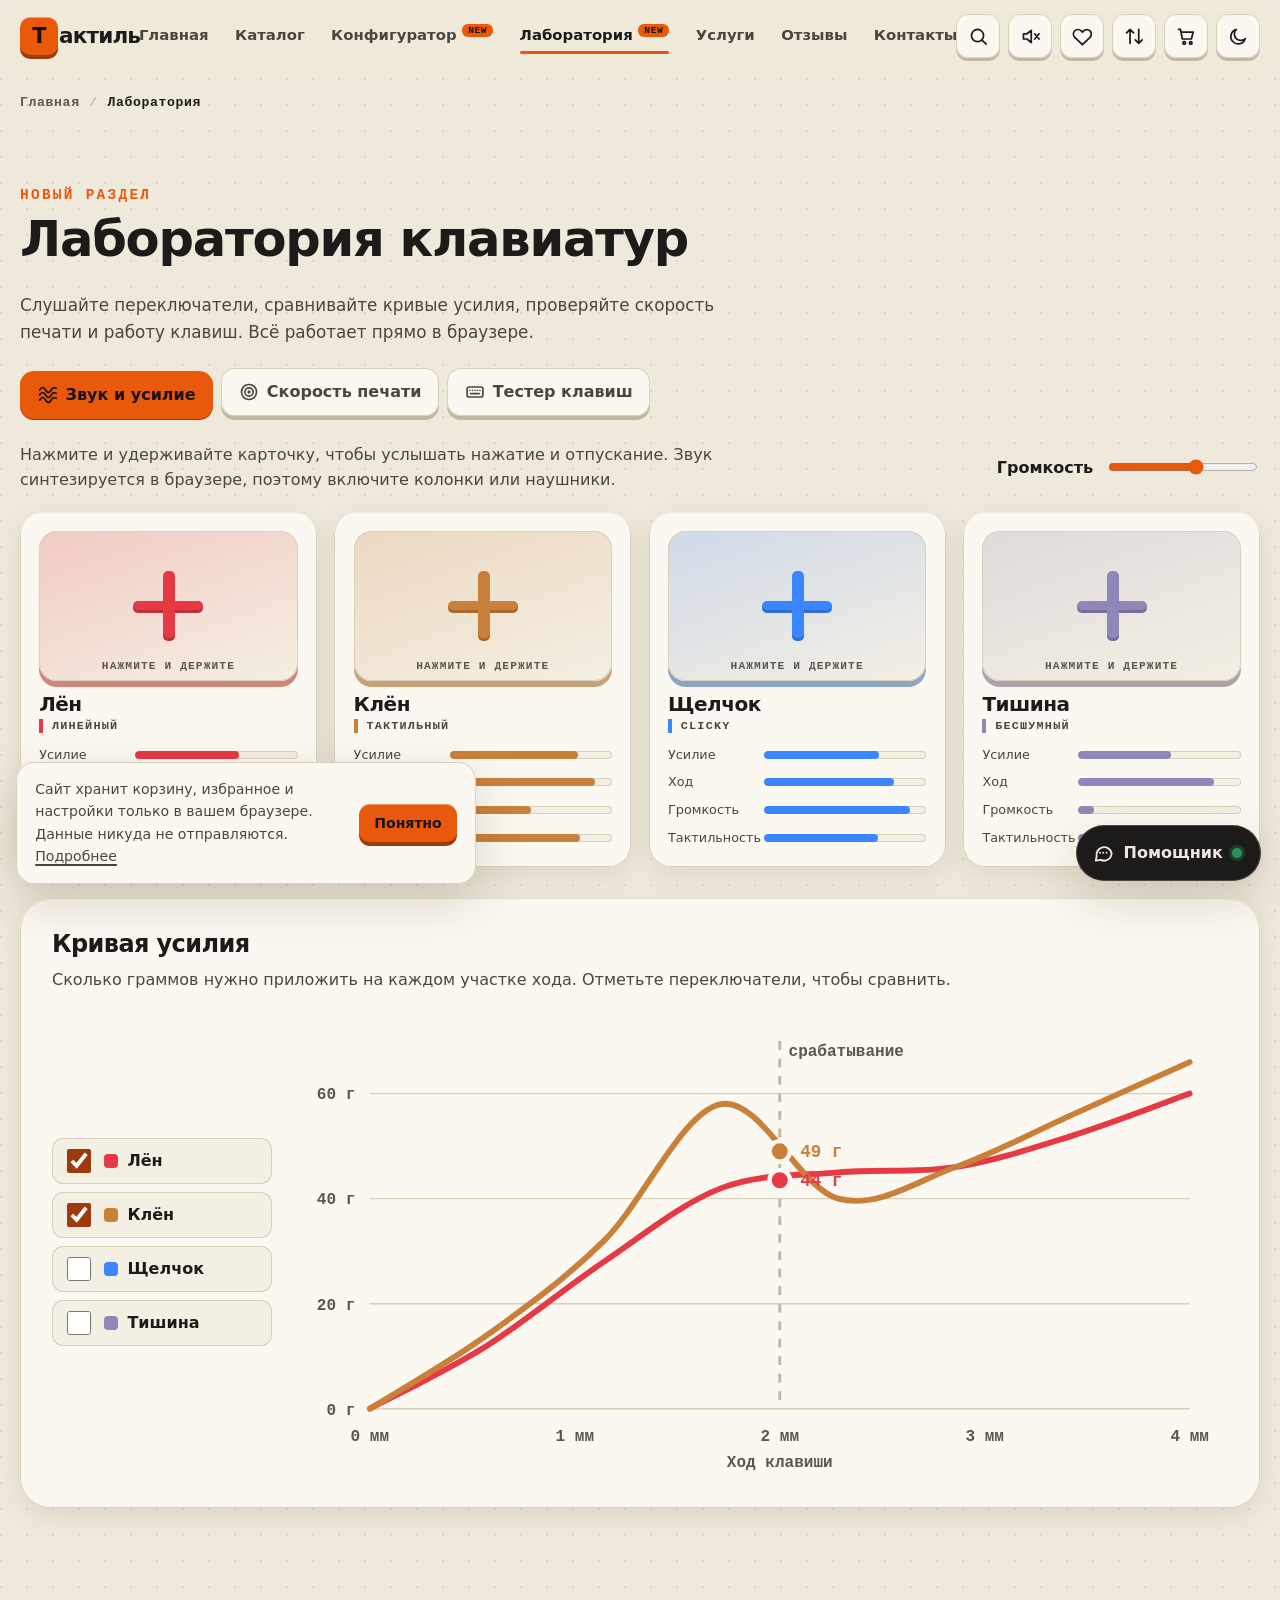
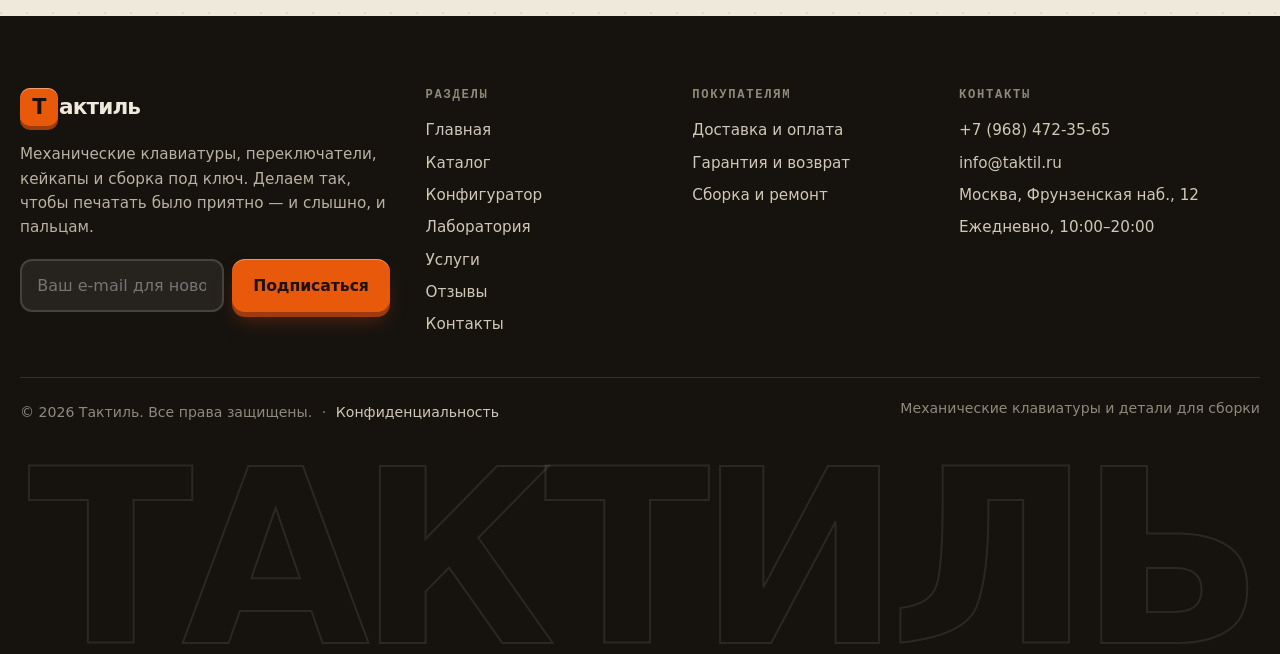
<file: lab.html>
<!DOCTYPE html>
<html lang="ru">
<head>
  <meta charset="UTF-8">
  <meta name="viewport" content="width=device-width, initial-scale=1.0, viewport-fit=cover">
  <title>Лаборатория: звук переключателей и тест печати — Тактиль</title>
  <meta name="description" content="Послушайте переключатели, сравните кривые усилия, проверьте скорость печати и работу клавиш прямо в браузере.">
  <meta name="theme-color" content="#EFE9DC" id="metaTheme">
  <meta name="color-scheme" content="light dark">
  <link rel="canonical" href="https://hoglish.github.io/kr1-html-css-shop/lab.html">
  <link rel="icon" href="favicon.svg" type="image/svg+xml">
  <link rel="apple-touch-icon" href="images/apple-touch-icon.png">
  <link rel="manifest" href="manifest.webmanifest">
  <meta property="og:type" content="website">
  <meta property="og:site_name" content="Тактиль">
  <meta property="og:locale" content="ru_RU">
  <meta property="og:title" content="Лаборатория: звук переключателей и тест печати — Тактиль">
  <meta property="og:description" content="Послушайте переключатели, сравните кривые усилия, проверьте скорость печати и работу клавиш прямо в браузере.">
  <meta property="og:url" content="https://hoglish.github.io/kr1-html-css-shop/lab.html">
  <meta property="og:image" content="https://hoglish.github.io/kr1-html-css-shop/images/og.png">
  <meta name="twitter:card" content="summary_large_image">
  <script>
    (function () {
      var P = '__tactile__:', F = location.protocol === 'file:', t = null;
      function bag() { try { var n = window.name || ''; if (n.indexOf(P) === 0) return JSON.parse(n.slice(P.length)) || {}; } catch (e) {} return {}; }
      function ls() { try { return JSON.parse(localStorage.getItem('tactile:theme')); } catch (e) { return null; } }
      t = F ? (bag().theme || ls()) : (ls() || bag().theme);
      if (t !== 'dark' && t !== 'light') t = matchMedia('(prefers-color-scheme: dark)').matches ? 'dark' : 'light';
      if (t === 'dark') document.documentElement.setAttribute('data-theme', 'dark');
      document.documentElement.classList.add('js');
    })();
  </script>
  <link rel="stylesheet" href="css/style.css">
  <script type="application/ld+json">{"@context": "https://schema.org", "@type": "BreadcrumbList", "itemListElement": [{"@type": "ListItem", "position": 1, "name": "Главная", "item": "https://hoglish.github.io/kr1-html-css-shop/"}, {"@type": "ListItem", "position": 2, "name": "Лаборатория", "item": "https://hoglish.github.io/kr1-html-css-shop/lab.html"}]}</script>
  
  <meta name="robots" content="index, follow, max-image-preview:large, max-snippet:-1, max-video-preview:-1">
  <meta name="author" content="Тактиль">
  <meta name="twitter:title" content="Лаборатория: звук переключателей и тест печати — Тактиль">
  <meta name="twitter:description" content="Послушайте переключатели, сравните кривые усилия, проверьте скорость печати и работу клавиш прямо в браузере.">
  <meta name="twitter:image" content="https://hoglish.github.io/kr1-html-css-shop/images/og.png">
  <meta name="twitter:image:alt" content="Механическая клавиатура Тактиль — иллюстрация на фоне магазина">
  <meta property="og:image:width" content="1200">
  <meta property="og:image:height" content="630">
  <meta property="og:image:alt" content="Механическая клавиатура Тактиль — иллюстрация на фоне магазина">
  <link rel="alternate" hreflang="ru" href="https://hoglish.github.io/kr1-html-css-shop/lab.html">
  <link rel="alternate" hreflang="x-default" href="https://hoglish.github.io/kr1-html-css-shop/lab.html">
  <link rel="sitemap" type="application/xml" title="Карта сайта" href="sitemap.xml">
</head>
<body class="" data-page="lab">
  <svg xmlns="http://www.w3.org/2000/svg" class="sprite" aria-hidden="true" focusable="false" width="0" height="0"><symbol id="i-heart" viewBox="0 0 24 24"><path d="M20.8 5.6a5.2 5.2 0 0 0-7.4 0L12 7l-1.4-1.4a5.2 5.2 0 0 0-7.4 7.4L12 21.6l8.8-8.6a5.2 5.2 0 0 0 0-7.4z"/></symbol><symbol id="i-cart" viewBox="0 0 24 24"><path d="M3 4h2.2l2.1 11h10.5l2-8H6.3"/><circle cx="9.5" cy="19.5" r="1.5"/><circle cx="17" cy="19.5" r="1.5"/></symbol><symbol id="i-search" viewBox="0 0 24 24"><circle cx="11" cy="11" r="7"/><path d="m21 21-4.8-4.8"/></symbol><symbol id="i-sun" viewBox="0 0 24 24"><circle cx="12" cy="12" r="4"/><path d="M12 2v2.5M12 19.5V22M2 12h2.5M19.5 12H22M4.9 4.9l1.8 1.8M17.3 17.3l1.8 1.8M4.9 19.1l1.8-1.8M17.3 6.7l1.8-1.8"/></symbol><symbol id="i-moon" viewBox="0 0 24 24"><path d="M20 14.5A8.5 8.5 0 1 1 9.5 4a6.6 6.6 0 0 0 10.5 10.5z"/></symbol><symbol id="i-sound-on" viewBox="0 0 24 24"><path d="M4 9v6h4l5 4V5L8 9H4z"/><path d="M16.5 9a4 4 0 0 1 0 6M19 6.5a8 8 0 0 1 0 11"/></symbol><symbol id="i-sound-off" viewBox="0 0 24 24"><path d="M4 9v6h4l5 4V5L8 9H4z"/><path d="m17 9 5 6m0-6-5 6"/></symbol><symbol id="i-compare" viewBox="0 0 24 24"><path d="M7 4v16M3 8l4-4 4 4M17 20V4m-4 12 4 4 4-4"/></symbol><symbol id="i-close" viewBox="0 0 24 24"><path d="M6 6l12 12M18 6 6 18"/></symbol><symbol id="i-arrow-right" viewBox="0 0 24 24"><path d="M5 12h14m-6-6 6 6-6 6"/></symbol><symbol id="i-arrow-up" viewBox="0 0 24 24"><path d="M12 19V5m-6 6 6-6 6 6"/></symbol><symbol id="i-check" viewBox="0 0 24 24"><path d="m5 12.5 4.5 4.5L19 7"/></symbol><symbol id="i-trash" viewBox="0 0 24 24"><path d="M4 7h16M10 11v6M14 11v6M6 7l1 13h10l1-13M9 7V4h6v3"/></symbol><symbol id="i-plus" viewBox="0 0 24 24"><path d="M12 5v14M5 12h14"/></symbol><symbol id="i-minus" viewBox="0 0 24 24"><path d="M5 12h14"/></symbol><symbol id="i-star" viewBox="0 0 24 24"><path d="m12 3 2.7 5.6 6.1.9-4.4 4.3 1 6.1L12 17l-5.4 2.9 1-6.1L3.2 9.5l6.1-.9z"/></symbol><symbol id="i-truck" viewBox="0 0 24 24"><path d="M2 6h11v10H2zM13 10h4.5L21 13.5V16h-8"/><circle cx="6.5" cy="18.5" r="1.8"/><circle cx="17" cy="18.5" r="1.8"/></symbol><symbol id="i-shield" viewBox="0 0 24 24"><path d="M12 3 4 6v6c0 5 3.5 8 8 9 4.5-1 8-4 8-9V6l-8-3z"/><path d="m8.5 12 2.5 2.5L15.5 10"/></symbol><symbol id="i-refresh" viewBox="0 0 24 24"><path d="M20 11a8 8 0 0 0-14-4M4 4v4h4M4 13a8 8 0 0 0 14 4M20 20v-4h-4"/></symbol><symbol id="i-wrench" viewBox="0 0 24 24"><path d="M14.7 6.3a4 4 0 0 0 5 5L21 17l-4 4-5.7-5.7a4 4 0 0 1-5-5L9 11 11 9z"/></symbol><symbol id="i-bolt" viewBox="0 0 24 24"><path d="M13 2 4 14h7l-1 8 9-12h-7z"/></symbol><symbol id="i-headset" viewBox="0 0 24 24"><path d="M4 14v-2a8 8 0 0 1 16 0v2"/><rect x="3" y="14" width="4" height="6" rx="1.5"/><rect x="17" y="14" width="4" height="6" rx="1.5"/><path d="M19 20a4 4 0 0 1-4 2h-2"/></symbol><symbol id="i-gift" viewBox="0 0 24 24"><rect x="3" y="8" width="18" height="4" rx="1"/><path d="M5 12v8h14v-8M12 8v12M12 8C10 3 6 4 7.500 7M12 8c2-5 6-4 4.500-1"/></symbol><symbol id="i-copy" viewBox="0 0 24 24"><rect x="9" y="9" width="11" height="11" rx="2"/><path d="M5 15V6a2 2 0 0 1 2-2h8"/></symbol><symbol id="i-share" viewBox="0 0 24 24"><circle cx="6" cy="12" r="2.5"/><circle cx="18" cy="6" r="2.5"/><circle cx="18" cy="18" r="2.5"/><path d="m8.2 10.8 7.600-3.600m-7.600 6 7.600 3.600"/></symbol><symbol id="i-dice" viewBox="0 0 24 24"><rect x="4" y="4" width="16" height="16" rx="3.500"/><circle cx="9" cy="9" r="1" fill="currentColor"/><circle cx="15" cy="9" r="1" fill="currentColor"/><circle cx="12" cy="12" r="1" fill="currentColor"/><circle cx="9" cy="15" r="1" fill="currentColor"/><circle cx="15" cy="15" r="1" fill="currentColor"/></symbol><symbol id="i-save" viewBox="0 0 24 24"><path d="M5 4h11l3 3v13H5z"/><path d="M8 4v5h7V4M8 20v-6h8v6"/></symbol><symbol id="i-keyboard" viewBox="0 0 24 24"><rect x="2.500" y="6" width="19" height="12" rx="2.500"/><path d="M6 10h.01M9 10h.01M12 10h.01M15 10h.01M18 10h.01M7 14h10"/></symbol><symbol id="i-pin" viewBox="0 0 24 24"><path d="M12 21s7-6.100 7-11.500A7 7 0 0 0 5 9.500C5 14.900 12 21 12 21z"/><circle cx="12" cy="9.500" r="2.500"/></symbol><symbol id="i-phone" viewBox="0 0 24 24"><path d="M5 4h4l2 5-2.500 1.500a11 11 0 0 0 5 5L15 13l5 2v4a2 2 0 0 1-2 2A16 16 0 0 1 3 6a2 2 0 0 1 2-2z"/></symbol><symbol id="i-mail" viewBox="0 0 24 24"><rect x="3" y="5" width="18" height="14" rx="2"/><path d="m3.500 7 8.500 6 8.500-6"/></symbol><symbol id="i-clock" viewBox="0 0 24 24"><circle cx="12" cy="12" r="9"/><path d="M12 7v5l3 2"/></symbol><symbol id="i-filter" viewBox="0 0 24 24"><path d="M4 5h16l-6 8v6l-4-2v-4z"/></symbol><symbol id="i-grid" viewBox="0 0 24 24"><rect x="4" y="4" width="7" height="7" rx="1.500"/><rect x="13" y="4" width="7" height="7" rx="1.500"/><rect x="4" y="13" width="7" height="7" rx="1.500"/><rect x="13" y="13" width="7" height="7" rx="1.500"/></symbol><symbol id="i-list" viewBox="0 0 24 24"><path d="M8 6h13M8 12h13M8 18h13M3.500 6h.01M3.500 12h.01M3.500 18h.01"/></symbol><symbol id="i-menu" viewBox="0 0 24 24"><path d="M4 7h16M4 12h16M4 17h16"/></symbol><symbol id="i-sparkle" viewBox="0 0 24 24"><path d="M12 3l1.800 5.200L19 10l-5.200 1.800L12 17l-1.800-5.200L5 10l5.200-1.800zM19 16l.8 2.200L22 19l-2.200.8L19 22l-.8-2.200L16 19l2.200-.8z"/></symbol><symbol id="i-play" viewBox="0 0 24 24"><path d="M7 4.500v15l12-7.500z"/></symbol><symbol id="i-reset" viewBox="0 0 24 24"><path d="M4 12a8 8 0 1 0 3-6.200M4 4v5h5"/></symbol><symbol id="i-trophy" viewBox="0 0 24 24"><path d="M8 4h8v6a4 4 0 0 1-8 0zM8 6H4v1a4 4 0 0 0 4 4M16 6h4v1a4 4 0 0 1-4 4M12 14v4M8 20h8"/></symbol><symbol id="i-target" viewBox="0 0 24 24"><circle cx="12" cy="12" r="9"/><circle cx="12" cy="12" r="5"/><circle cx="12" cy="12" r="1" fill="currentColor"/></symbol><symbol id="i-tag" viewBox="0 0 24 24"><path d="M3 12V4h8l10 10-8 8z"/><circle cx="7.500" cy="8.500" r="1.200"/></symbol><symbol id="i-box" viewBox="0 0 24 24"><path d="M3 7.500 12 3l9 4.500v9L12 21l-9-4.500z"/><path d="M3 7.500 12 12l9-4.500M12 12v9"/></symbol><symbol id="i-sliders" viewBox="0 0 24 24"><path d="M4 7h10M18 7h2M4 17h2M10 17h10M14 4v6M6 14v6"/></symbol><symbol id="i-waves" viewBox="0 0 24 24"><path d="M2 12c2.500-4 4.500-4 7 0s4.500 4 7 0 3-3 6-2M2 18c2.500-4 4.500-4 7 0s4.500 4 7 0 3-3 6-2M2 6c2.500-4 4.500-4 7 0s4.500 4 7 0 3-3 6-2"/></symbol></svg>
  <a class="skip-link" href="#main">Перейти к содержимому</a>
  <div class="progress-bar" id="scrollProgress" aria-hidden="true"><i></i></div>
  <header class="header" id="header">
    <div class="header__container">
      <a href="index.html" class="logo" aria-label="Тактиль — на главную"><span class="logo__key" aria-hidden="true">Т</span><span class="logo__text">актиль</span></a>
      <nav class="nav" id="nav" aria-label="Основная навигация">
        <ul class="nav__list">
<li class="nav__item"><a href="index.html" class="nav__link">Главная</a></li>
<li class="nav__item"><a href="catalog.html" class="nav__link">Каталог</a></li>
<li class="nav__item"><a href="configurator.html" class="nav__link">Конфигуратор <span class="nav__new">new</span></a></li>
<li class="nav__item"><a href="lab.html" class="nav__link nav__link--active" aria-current="page">Лаборатория <span class="nav__new">new</span></a></li>
<li class="nav__item"><a href="service.html" class="nav__link">Услуги</a></li>
<li class="nav__item"><a href="review.html" class="nav__link">Отзывы</a></li>
<li class="nav__item"><a href="contacts.html" class="nav__link">Контакты</a></li>
        </ul>
        <div class="nav__extra">
          <button class="button button--secondary" type="button" data-open-fav><svg class="icon " aria-hidden="true" focusable="false"><use href="#i-heart"></use></svg> Избранное</button>
          <button class="button button--secondary" type="button" data-open-compare><svg class="icon " aria-hidden="true" focusable="false"><use href="#i-compare"></use></svg> Сравнение</button>
          <button class="button button--secondary" type="button" data-sound-toggle aria-pressed="false"><svg class="icon is-off" aria-hidden="true" focusable="false"><use href="#i-sound-off"></use></svg><svg class="icon is-on" aria-hidden="true" focusable="false"><use href="#i-sound-on"></use></svg> Звук</button>
        </div>
      </nav>
      <div class="header__tools">
        <button class="icon-btn" type="button" data-open-palette aria-label="Поиск по сайту (Ctrl+K)" title="Поиск (Ctrl+K)"><svg class="icon " aria-hidden="true" focusable="false"><use href="#i-search"></use></svg></button>
        <button class="icon-btn icon-btn--extra" type="button" data-sound-toggle aria-pressed="false" aria-label="Звук клавиш" title="Звук клавиш"><svg class="icon is-off" aria-hidden="true" focusable="false"><use href="#i-sound-off"></use></svg><svg class="icon is-on" aria-hidden="true" focusable="false"><use href="#i-sound-on"></use></svg></button>
        <button class="icon-btn icon-btn--extra" type="button" data-open-fav aria-label="Избранное" title="Избранное"><svg class="icon " aria-hidden="true" focusable="false"><use href="#i-heart"></use></svg><span class="badge" data-count="fav" hidden>0</span></button>
        <button class="icon-btn icon-btn--extra" type="button" data-open-compare aria-label="Сравнение" title="Сравнение"><svg class="icon " aria-hidden="true" focusable="false"><use href="#i-compare"></use></svg><span class="badge" data-count="compare" hidden>0</span></button>
        <button class="icon-btn icon-btn--cart" type="button" data-open-cart aria-label="Корзина" title="Корзина"><svg class="icon " aria-hidden="true" focusable="false"><use href="#i-cart"></use></svg><span class="badge" data-count="cart" hidden>0</span></button>
        <button class="theme-toggle icon-btn" id="themeToggle" type="button" aria-label="Переключить тему" aria-pressed="false"><svg class="icon theme-toggle__moon" aria-hidden="true" focusable="false"><use href="#i-moon"></use></svg><svg class="icon theme-toggle__sun" aria-hidden="true" focusable="false"><use href="#i-sun"></use></svg></button>
        <button class="burger icon-btn" id="burger" type="button" aria-label="Меню" aria-expanded="false" aria-controls="nav"><span></span><span></span><span></span></button>
      </div>
    </div>
  </header>

  <main id="main">
    <nav class="breadcrumbs" aria-label="Хлебные крошки"><a href="index.html">Главная</a><span aria-current="page">Лаборатория</span></nav>
    <section class="section lab" aria-labelledby="lab-h1">
      <h1 class="section__title" id="lab-h1" data-kicker="Новый раздел">Лаборатория клавиатур</h1>
      <p class="catalog-products__lead">Слушайте переключатели, сравнивайте кривые усилия, проверяйте скорость печати и работу клавиш. Всё работает прямо в браузере.</p>
      <div class="tabs" role="tablist" aria-label="Инструменты лаборатории">
        <button class="tabs__tab is-active" role="tab" id="tab-sound" aria-controls="panel-sound" aria-selected="true" data-tab="sound"><svg class="icon " aria-hidden="true" focusable="false"><use href="#i-waves"></use></svg> Звук и усилие</button>
        <button class="tabs__tab" role="tab" id="tab-typing" aria-controls="panel-typing" aria-selected="false" tabindex="-1" data-tab="typing"><svg class="icon " aria-hidden="true" focusable="false"><use href="#i-target"></use></svg> Скорость печати</button>
        <button class="tabs__tab" role="tab" id="tab-tester" aria-controls="panel-tester" aria-selected="false" tabindex="-1" data-tab="tester"><svg class="icon " aria-hidden="true" focusable="false"><use href="#i-keyboard"></use></svg> Тестер клавиш</button>
      </div>

      <div class="tabs__panel" id="panel-sound" role="tabpanel" aria-labelledby="tab-sound">
        <div class="lab__intro"><p>Нажмите и удерживайте карточку, чтобы услышать нажатие и отпускание. Звук синтезируется в браузере, поэтому включите колонки или наушники.</p>
          <label class="range-label" for="labVol">Громкость <input id="labVol" type="range" min="0" max="100" value="60"></label></div>
        <h2 class="visually-hidden">Типы переключателей</h2>
        <div class="switch-cards" id="switchCards"></div>
        <div class="force">
          <div class="force__head"><h2 class="force__title">Кривая усилия</h2><p>Сколько граммов нужно приложить на каждом участке хода. Отметьте переключатели, чтобы сравнить.</p></div>
          <div class="force__body"><div class="force__legend" id="forceLegend"></div><svg class="force__chart" id="forceChart" viewBox="0 0 640 320" role="img" aria-label="График усилия нажатия"></svg></div>
        </div>
      </div>

      <div class="tabs__panel" id="panel-typing" role="tabpanel" aria-labelledby="tab-typing" hidden>
        <div class="typing" id="typing">
          <div class="typing__bar">
            <div class="seg" role="group" aria-label="Время" id="typeTime"><button type="button" class="seg__btn" data-time="15" aria-pressed="false">15 с</button><button type="button" class="seg__btn is-active" data-time="30" aria-pressed="true">30 с</button><button type="button" class="seg__btn" data-time="60" aria-pressed="false">60 с</button></div>
            <div class="seg" role="group" aria-label="Язык текста" id="typeLang"><button type="button" class="seg__btn is-active" data-lang="ru" aria-pressed="true">Русский</button><button type="button" class="seg__btn" data-lang="en" aria-pressed="false">English</button></div>
            <button class="chip-btn" type="button" data-sound-toggle aria-pressed="false"><svg class="icon is-off" aria-hidden="true" focusable="false"><use href="#i-sound-off"></use></svg><svg class="icon is-on" aria-hidden="true" focusable="false"><use href="#i-sound-on"></use></svg><span data-sound-label>Включить звук</span></button>
          </div>
          <div class="typing__stats"><div class="typing__stat"><span>Время</span><strong id="typeLeft">30</strong></div><div class="typing__stat"><span>Скорость, зн/мин</span><strong id="typeWpm">0</strong></div><div class="typing__stat"><span>Точность</span><strong id="typeAcc">100%</strong></div><div class="typing__stat"><span>Лучший результат</span><strong id="typeBest">—</strong></div></div>
          <div class="typing__box" id="typeBox" tabindex="0" role="textbox" aria-readonly="true" aria-label="Текст для набора. Нажмите и начните печатать"><div class="typing__text" id="typeText"></div><p class="typing__hint" id="typeHint">Нажмите сюда и начинайте печатать — таймер стартует с первой клавиши</p></div>
          <p class="typing__warn" id="typeWarn" hidden></p>
          <div class="typing__result" id="typeResult" hidden></div>
          <div class="typing__board" id="typeBoard" aria-hidden="true"></div>
          <div class="typing__history" id="typeHistory" hidden><h3>Последние попытки</h3><svg id="typeSpark" viewBox="0 0 400 80" role="img" aria-label="График результатов"></svg></div>
        </div>
      </div>

      <div class="tabs__panel" id="panel-tester" role="tabpanel" aria-labelledby="tab-tester" hidden>
        <div class="tester">
          <div class="tester__bar"><div class="tester__stat"><span>Проверено клавиш</span><strong id="testCount">0</strong></div><div class="tester__stat"><span>Нажато сейчас</span><strong id="testHeld">0</strong></div><div class="tester__stat"><span>Максимум одновременно</span><strong id="testMax">0</strong></div><div class="tester__stat tester__stat--wide"><span>Последняя клавиша</span><strong id="testLast">—</strong></div><button class="button button--secondary" type="button" id="testReset"><svg class="icon " aria-hidden="true" focusable="false"><use href="#i-reset"></use></svg> Сбросить</button></div>
          <div class="tester__board" id="testBoard" tabindex="0" aria-label="Тестер клавиш: нажимайте клавиши на своей клавиатуре"></div>
          <p class="tester__hint">Нажимайте клавиши: нажатые подсвечиваются и остаются отмеченными. Так видно, все ли клавиши работают, и сколько одновременных нажатий поддерживает ваша клавиатура.</p>
        </div>
      </div>
    </section>
  </main>

  <footer class="footer" id="contacts">
    <div class="footer__container">
      <div class="footer__brand">
        <a href="index.html" class="logo logo--footer" aria-label="Тактиль"><span class="logo__key" aria-hidden="true">Т</span><span class="logo__text">актиль</span></a>
        <p class="footer__about">Механические клавиатуры, переключатели, кейкапы и сборка под ключ. Делаем так, чтобы печатать было приятно — и слышно, и пальцам.</p>
        <form class="subscribe" id="subscribe-form" novalidate>
          <label class="visually-hidden" for="subscribe-email">Ваш e-mail</label>
          <input class="subscribe__input" id="subscribe-email" name="email" type="email" placeholder="Ваш e-mail для новостей" autocomplete="email" required>
          <button class="button subscribe__button" type="submit">Подписаться</button>
        </form>
      </div>
      <nav class="footer__col" aria-label="Разделы сайта"><h2 class="footer__title">Разделы</h2><ul class="footer__list"><li><a class="footer__link" href="index.html">Главная</a></li><li><a class="footer__link" href="catalog.html">Каталог</a></li><li><a class="footer__link" href="configurator.html">Конфигуратор</a></li><li><a class="footer__link" href="lab.html">Лаборатория</a></li><li><a class="footer__link" href="service.html">Услуги</a></li><li><a class="footer__link" href="review.html">Отзывы</a></li><li><a class="footer__link" href="contacts.html">Контакты</a></li></ul></nav>
      <div class="footer__col"><h2 class="footer__title">Покупателям</h2><ul class="footer__list">
        <li><a class="footer__link" href="index.html#faq">Доставка и оплата</a></li>
        <li><a class="footer__link" href="index.html#faq">Гарантия и возврат</a></li>
        <li><a class="footer__link" href="service.html">Сборка и ремонт</a></li>
        </ul></div>
      <div class="footer__col"><h2 class="footer__title">Контакты</h2><ul class="footer__list footer__contacts">
        <li><a class="footer__link" href="tel:+79684723565">+7 (968) 472-35-65</a></li>
        <li><a class="footer__link" href="mailto:info@taktil.ru">info@taktil.ru</a></li>
        <li>Москва, Фрунзенская наб., 12</li>
        <li>Ежедневно, 10:00–20:00</li>
        </ul></div>
    </div>
    <div class="footer__bottom">
      <p class="footer__copyright">&copy; 2026 Тактиль. Все права защищены. <span class="footer__sep" aria-hidden="true">·</span> <a class="footer__link footer__legal" href="privacy.html">Конфиденциальность</a></p>
      <p class="footer__discipline">Механические клавиатуры и детали для сборки</p>
    </div>
  </footer>

  
  <p class="success-message" id="success-message" role="status" hidden>Форма успешно отправлена! Мы свяжемся с вами в ближайшее время.</p>
  <button class="scroll-to-top" id="scrollToTop" type="button" aria-label="Наверх" title="Наверх"><span class="mouse" aria-hidden="true"><svg class="mouse__svg" viewBox="0 -16 44 82" focusable="false"><path class="mouse__cable" d="M22 3C22 -8 10 -6 10 -16"/><path class="mouse__body" d="M22 3c10.5 0 18 7 18 17v24c0 10-7.500 18-18 18S4 54 4 44V20C4 10 11.500 3 22 3z"/><path class="mouse__btn" d="M22 3C11.500 3 4 10 4 20v8h18z"/><path class="mouse__sep" d="M4 29h36M22 3v26"/><rect class="mouse__wheel" x="19" y="9" width="6" height="12" rx="3"/><path class="mouse__arrow" d="M15 46l7-7 7 7"/></svg></span></button>
  <noscript><p class="noscript">Для корзины, конфигуратора и лаборатории включите JavaScript. Каталог и контакты доступны и без него.</p></noscript>
  <script src="js/data.js" defer></script>
  <script src="js/main.js" defer></script>
  <script src="js/chat.js" defer></script>
  <script src="js/keyboard.js" defer></script>
  <script src="js/lab.js" defer></script>
  
</body>
</html>
</file>
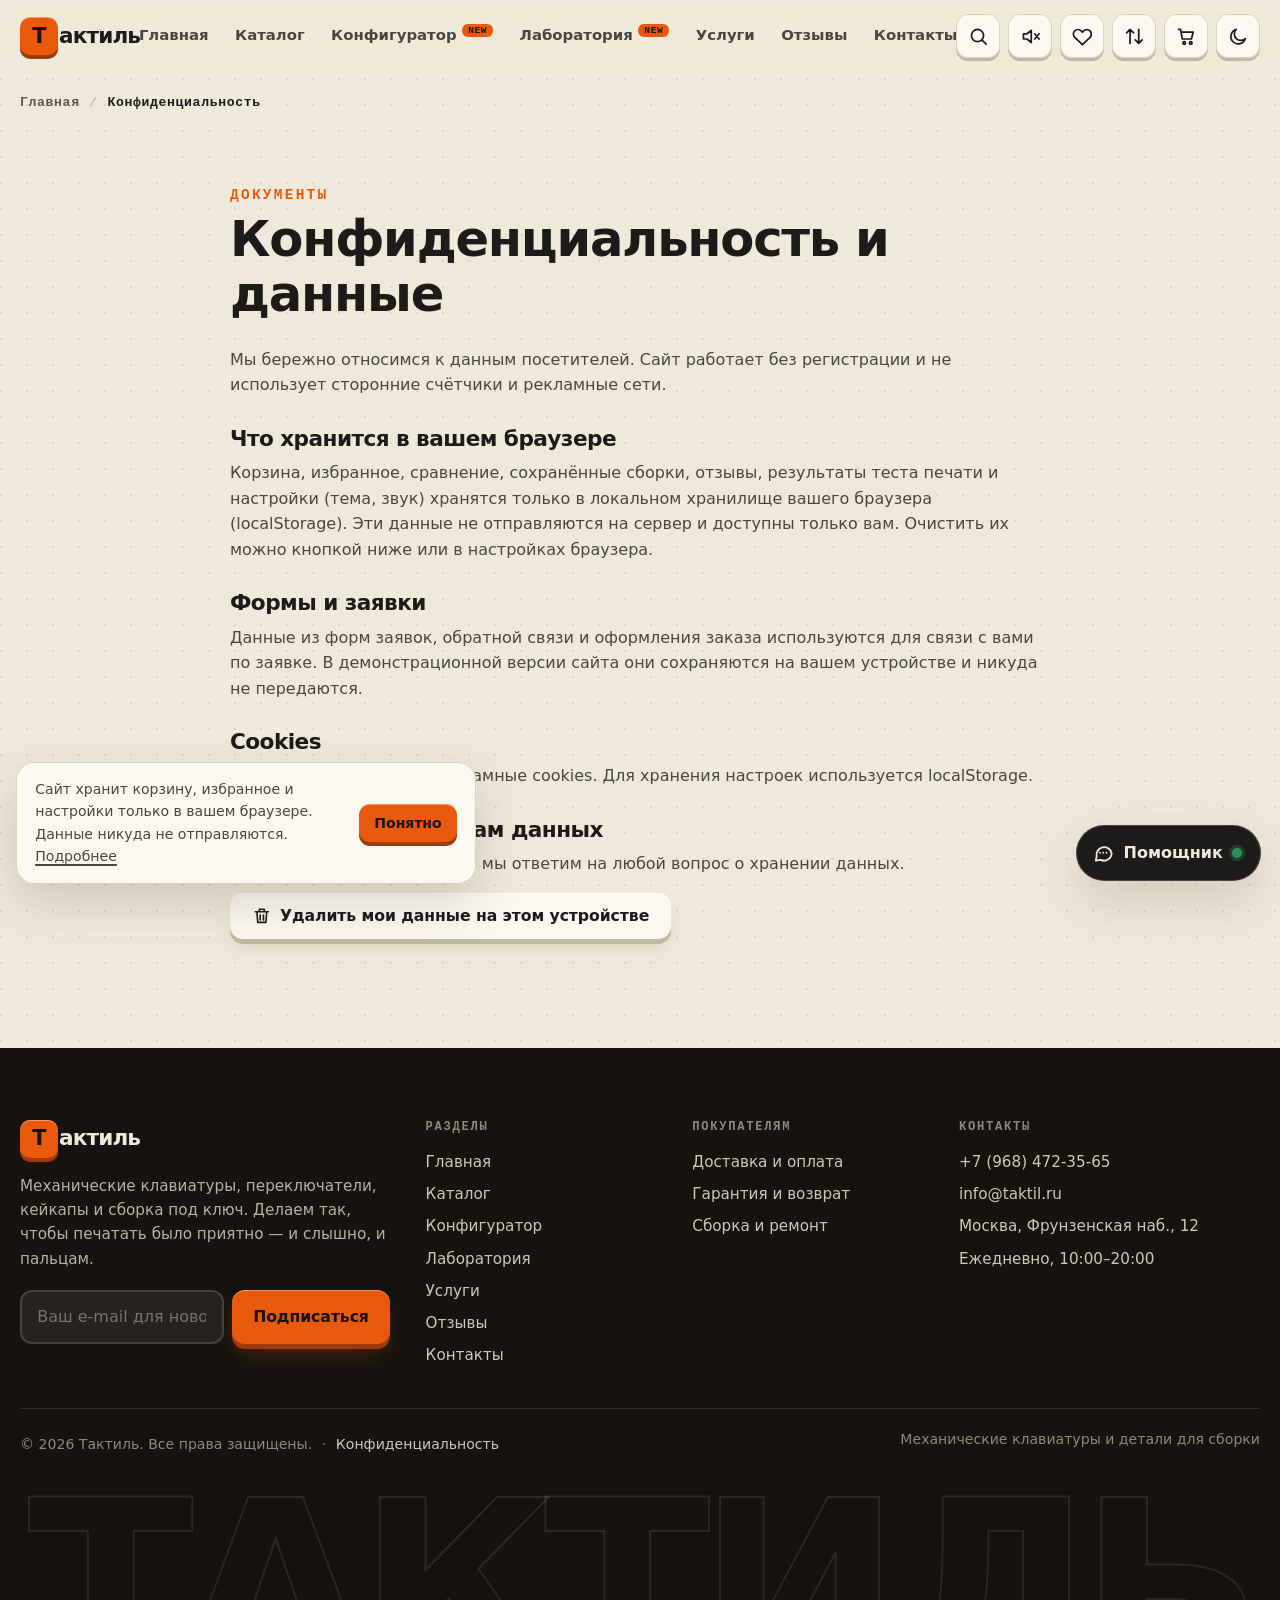
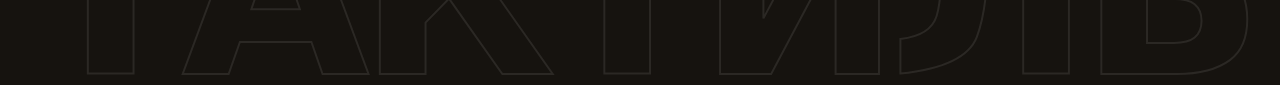
<file: privacy.html>
<!DOCTYPE html>
<html lang="ru">
<head>
  <meta charset="UTF-8">
  <meta name="viewport" content="width=device-width, initial-scale=1.0, viewport-fit=cover">
  <title>Конфиденциальность — Тактиль</title>
  <meta name="description" content="Какие данные хранит сайт Тактиль, как они используются и как их удалить.">
  <meta name="theme-color" content="#EFE9DC" id="metaTheme">
  <meta name="color-scheme" content="light dark">
  <link rel="canonical" href="https://hoglish.github.io/kr1-html-css-shop/privacy.html">
  <link rel="icon" href="favicon.svg" type="image/svg+xml">
  <link rel="apple-touch-icon" href="images/apple-touch-icon.png">
  <link rel="manifest" href="manifest.webmanifest">
  <meta property="og:type" content="website">
  <meta property="og:site_name" content="Тактиль">
  <meta property="og:locale" content="ru_RU">
  <meta property="og:title" content="Конфиденциальность — Тактиль">
  <meta property="og:description" content="Какие данные хранит сайт Тактиль, как они используются и как их удалить.">
  <meta property="og:url" content="https://hoglish.github.io/kr1-html-css-shop/privacy.html">
  <meta property="og:image" content="https://hoglish.github.io/kr1-html-css-shop/images/og.png">
  <meta name="twitter:card" content="summary_large_image">
  <script>
    (function () {
      var P = '__tactile__:', F = location.protocol === 'file:', t = null;
      function bag() { try { var n = window.name || ''; if (n.indexOf(P) === 0) return JSON.parse(n.slice(P.length)) || {}; } catch (e) {} return {}; }
      function ls() { try { return JSON.parse(localStorage.getItem('tactile:theme')); } catch (e) { return null; } }
      t = F ? (bag().theme || ls()) : (ls() || bag().theme);
      if (t !== 'dark' && t !== 'light') t = matchMedia('(prefers-color-scheme: dark)').matches ? 'dark' : 'light';
      if (t === 'dark') document.documentElement.setAttribute('data-theme', 'dark');
      document.documentElement.classList.add('js');
    })();
  </script>
  <link rel="stylesheet" href="css/style.css">
  <script type="application/ld+json">{"@context": "https://schema.org", "@type": "BreadcrumbList", "itemListElement": [{"@type": "ListItem", "position": 1, "name": "Главная", "item": "https://hoglish.github.io/kr1-html-css-shop/"}, {"@type": "ListItem", "position": 2, "name": "Конфиденциальность", "item": "https://hoglish.github.io/kr1-html-css-shop/privacy.html"}]}</script>
  
  <meta name="robots" content="index, follow, max-image-preview:large, max-snippet:-1, max-video-preview:-1">
  <meta name="author" content="Тактиль">
  <meta name="twitter:title" content="Конфиденциальность — Тактиль">
  <meta name="twitter:description" content="Какие данные хранит сайт Тактиль, как они используются и как их удалить.">
  <meta name="twitter:image" content="https://hoglish.github.io/kr1-html-css-shop/images/og.png">
  <meta name="twitter:image:alt" content="Механическая клавиатура Тактиль — иллюстрация на фоне магазина">
  <meta property="og:image:width" content="1200">
  <meta property="og:image:height" content="630">
  <meta property="og:image:alt" content="Механическая клавиатура Тактиль — иллюстрация на фоне магазина">
  <link rel="alternate" hreflang="ru" href="https://hoglish.github.io/kr1-html-css-shop/privacy.html">
  <link rel="alternate" hreflang="x-default" href="https://hoglish.github.io/kr1-html-css-shop/privacy.html">
  <link rel="sitemap" type="application/xml" title="Карта сайта" href="sitemap.xml">
</head>
<body class="" data-page="privacy">
  <svg xmlns="http://www.w3.org/2000/svg" class="sprite" aria-hidden="true" focusable="false" width="0" height="0"><symbol id="i-heart" viewBox="0 0 24 24"><path d="M20.8 5.6a5.2 5.2 0 0 0-7.4 0L12 7l-1.4-1.4a5.2 5.2 0 0 0-7.4 7.4L12 21.6l8.8-8.6a5.2 5.2 0 0 0 0-7.4z"/></symbol><symbol id="i-cart" viewBox="0 0 24 24"><path d="M3 4h2.2l2.1 11h10.5l2-8H6.3"/><circle cx="9.5" cy="19.5" r="1.5"/><circle cx="17" cy="19.5" r="1.5"/></symbol><symbol id="i-search" viewBox="0 0 24 24"><circle cx="11" cy="11" r="7"/><path d="m21 21-4.8-4.8"/></symbol><symbol id="i-sun" viewBox="0 0 24 24"><circle cx="12" cy="12" r="4"/><path d="M12 2v2.5M12 19.5V22M2 12h2.5M19.5 12H22M4.9 4.9l1.8 1.8M17.3 17.3l1.8 1.8M4.9 19.1l1.8-1.8M17.3 6.7l1.8-1.8"/></symbol><symbol id="i-moon" viewBox="0 0 24 24"><path d="M20 14.5A8.5 8.5 0 1 1 9.5 4a6.6 6.6 0 0 0 10.5 10.5z"/></symbol><symbol id="i-sound-on" viewBox="0 0 24 24"><path d="M4 9v6h4l5 4V5L8 9H4z"/><path d="M16.5 9a4 4 0 0 1 0 6M19 6.5a8 8 0 0 1 0 11"/></symbol><symbol id="i-sound-off" viewBox="0 0 24 24"><path d="M4 9v6h4l5 4V5L8 9H4z"/><path d="m17 9 5 6m0-6-5 6"/></symbol><symbol id="i-compare" viewBox="0 0 24 24"><path d="M7 4v16M3 8l4-4 4 4M17 20V4m-4 12 4 4 4-4"/></symbol><symbol id="i-close" viewBox="0 0 24 24"><path d="M6 6l12 12M18 6 6 18"/></symbol><symbol id="i-arrow-right" viewBox="0 0 24 24"><path d="M5 12h14m-6-6 6 6-6 6"/></symbol><symbol id="i-arrow-up" viewBox="0 0 24 24"><path d="M12 19V5m-6 6 6-6 6 6"/></symbol><symbol id="i-check" viewBox="0 0 24 24"><path d="m5 12.5 4.5 4.5L19 7"/></symbol><symbol id="i-trash" viewBox="0 0 24 24"><path d="M4 7h16M10 11v6M14 11v6M6 7l1 13h10l1-13M9 7V4h6v3"/></symbol><symbol id="i-plus" viewBox="0 0 24 24"><path d="M12 5v14M5 12h14"/></symbol><symbol id="i-minus" viewBox="0 0 24 24"><path d="M5 12h14"/></symbol><symbol id="i-star" viewBox="0 0 24 24"><path d="m12 3 2.7 5.6 6.1.9-4.4 4.3 1 6.1L12 17l-5.4 2.9 1-6.1L3.2 9.5l6.1-.9z"/></symbol><symbol id="i-truck" viewBox="0 0 24 24"><path d="M2 6h11v10H2zM13 10h4.5L21 13.5V16h-8"/><circle cx="6.5" cy="18.5" r="1.8"/><circle cx="17" cy="18.5" r="1.8"/></symbol><symbol id="i-shield" viewBox="0 0 24 24"><path d="M12 3 4 6v6c0 5 3.5 8 8 9 4.5-1 8-4 8-9V6l-8-3z"/><path d="m8.5 12 2.5 2.5L15.5 10"/></symbol><symbol id="i-refresh" viewBox="0 0 24 24"><path d="M20 11a8 8 0 0 0-14-4M4 4v4h4M4 13a8 8 0 0 0 14 4M20 20v-4h-4"/></symbol><symbol id="i-wrench" viewBox="0 0 24 24"><path d="M14.7 6.3a4 4 0 0 0 5 5L21 17l-4 4-5.7-5.7a4 4 0 0 1-5-5L9 11 11 9z"/></symbol><symbol id="i-bolt" viewBox="0 0 24 24"><path d="M13 2 4 14h7l-1 8 9-12h-7z"/></symbol><symbol id="i-headset" viewBox="0 0 24 24"><path d="M4 14v-2a8 8 0 0 1 16 0v2"/><rect x="3" y="14" width="4" height="6" rx="1.5"/><rect x="17" y="14" width="4" height="6" rx="1.5"/><path d="M19 20a4 4 0 0 1-4 2h-2"/></symbol><symbol id="i-gift" viewBox="0 0 24 24"><rect x="3" y="8" width="18" height="4" rx="1"/><path d="M5 12v8h14v-8M12 8v12M12 8C10 3 6 4 7.500 7M12 8c2-5 6-4 4.500-1"/></symbol><symbol id="i-copy" viewBox="0 0 24 24"><rect x="9" y="9" width="11" height="11" rx="2"/><path d="M5 15V6a2 2 0 0 1 2-2h8"/></symbol><symbol id="i-share" viewBox="0 0 24 24"><circle cx="6" cy="12" r="2.5"/><circle cx="18" cy="6" r="2.5"/><circle cx="18" cy="18" r="2.5"/><path d="m8.2 10.8 7.600-3.600m-7.600 6 7.600 3.600"/></symbol><symbol id="i-dice" viewBox="0 0 24 24"><rect x="4" y="4" width="16" height="16" rx="3.500"/><circle cx="9" cy="9" r="1" fill="currentColor"/><circle cx="15" cy="9" r="1" fill="currentColor"/><circle cx="12" cy="12" r="1" fill="currentColor"/><circle cx="9" cy="15" r="1" fill="currentColor"/><circle cx="15" cy="15" r="1" fill="currentColor"/></symbol><symbol id="i-save" viewBox="0 0 24 24"><path d="M5 4h11l3 3v13H5z"/><path d="M8 4v5h7V4M8 20v-6h8v6"/></symbol><symbol id="i-keyboard" viewBox="0 0 24 24"><rect x="2.500" y="6" width="19" height="12" rx="2.500"/><path d="M6 10h.01M9 10h.01M12 10h.01M15 10h.01M18 10h.01M7 14h10"/></symbol><symbol id="i-pin" viewBox="0 0 24 24"><path d="M12 21s7-6.100 7-11.500A7 7 0 0 0 5 9.500C5 14.900 12 21 12 21z"/><circle cx="12" cy="9.500" r="2.500"/></symbol><symbol id="i-phone" viewBox="0 0 24 24"><path d="M5 4h4l2 5-2.500 1.500a11 11 0 0 0 5 5L15 13l5 2v4a2 2 0 0 1-2 2A16 16 0 0 1 3 6a2 2 0 0 1 2-2z"/></symbol><symbol id="i-mail" viewBox="0 0 24 24"><rect x="3" y="5" width="18" height="14" rx="2"/><path d="m3.500 7 8.500 6 8.500-6"/></symbol><symbol id="i-clock" viewBox="0 0 24 24"><circle cx="12" cy="12" r="9"/><path d="M12 7v5l3 2"/></symbol><symbol id="i-filter" viewBox="0 0 24 24"><path d="M4 5h16l-6 8v6l-4-2v-4z"/></symbol><symbol id="i-grid" viewBox="0 0 24 24"><rect x="4" y="4" width="7" height="7" rx="1.500"/><rect x="13" y="4" width="7" height="7" rx="1.500"/><rect x="4" y="13" width="7" height="7" rx="1.500"/><rect x="13" y="13" width="7" height="7" rx="1.500"/></symbol><symbol id="i-list" viewBox="0 0 24 24"><path d="M8 6h13M8 12h13M8 18h13M3.500 6h.01M3.500 12h.01M3.500 18h.01"/></symbol><symbol id="i-menu" viewBox="0 0 24 24"><path d="M4 7h16M4 12h16M4 17h16"/></symbol><symbol id="i-sparkle" viewBox="0 0 24 24"><path d="M12 3l1.800 5.200L19 10l-5.200 1.800L12 17l-1.800-5.200L5 10l5.200-1.800zM19 16l.8 2.200L22 19l-2.200.8L19 22l-.8-2.200L16 19l2.200-.8z"/></symbol><symbol id="i-play" viewBox="0 0 24 24"><path d="M7 4.500v15l12-7.500z"/></symbol><symbol id="i-reset" viewBox="0 0 24 24"><path d="M4 12a8 8 0 1 0 3-6.200M4 4v5h5"/></symbol><symbol id="i-trophy" viewBox="0 0 24 24"><path d="M8 4h8v6a4 4 0 0 1-8 0zM8 6H4v1a4 4 0 0 0 4 4M16 6h4v1a4 4 0 0 1-4 4M12 14v4M8 20h8"/></symbol><symbol id="i-target" viewBox="0 0 24 24"><circle cx="12" cy="12" r="9"/><circle cx="12" cy="12" r="5"/><circle cx="12" cy="12" r="1" fill="currentColor"/></symbol><symbol id="i-tag" viewBox="0 0 24 24"><path d="M3 12V4h8l10 10-8 8z"/><circle cx="7.500" cy="8.500" r="1.200"/></symbol><symbol id="i-box" viewBox="0 0 24 24"><path d="M3 7.500 12 3l9 4.500v9L12 21l-9-4.500z"/><path d="M3 7.500 12 12l9-4.500M12 12v9"/></symbol><symbol id="i-sliders" viewBox="0 0 24 24"><path d="M4 7h10M18 7h2M4 17h2M10 17h10M14 4v6M6 14v6"/></symbol><symbol id="i-waves" viewBox="0 0 24 24"><path d="M2 12c2.500-4 4.500-4 7 0s4.500 4 7 0 3-3 6-2M2 18c2.500-4 4.500-4 7 0s4.500 4 7 0 3-3 6-2M2 6c2.500-4 4.500-4 7 0s4.500 4 7 0 3-3 6-2"/></symbol></svg>
  <a class="skip-link" href="#main">Перейти к содержимому</a>
  <div class="progress-bar" id="scrollProgress" aria-hidden="true"><i></i></div>
  <header class="header" id="header">
    <div class="header__container">
      <a href="index.html" class="logo" aria-label="Тактиль — на главную"><span class="logo__key" aria-hidden="true">Т</span><span class="logo__text">актиль</span></a>
      <nav class="nav" id="nav" aria-label="Основная навигация">
        <ul class="nav__list">
<li class="nav__item"><a href="index.html" class="nav__link">Главная</a></li>
<li class="nav__item"><a href="catalog.html" class="nav__link">Каталог</a></li>
<li class="nav__item"><a href="configurator.html" class="nav__link">Конфигуратор <span class="nav__new">new</span></a></li>
<li class="nav__item"><a href="lab.html" class="nav__link">Лаборатория <span class="nav__new">new</span></a></li>
<li class="nav__item"><a href="service.html" class="nav__link">Услуги</a></li>
<li class="nav__item"><a href="review.html" class="nav__link">Отзывы</a></li>
<li class="nav__item"><a href="contacts.html" class="nav__link">Контакты</a></li>
        </ul>
        <div class="nav__extra">
          <button class="button button--secondary" type="button" data-open-fav><svg class="icon " aria-hidden="true" focusable="false"><use href="#i-heart"></use></svg> Избранное</button>
          <button class="button button--secondary" type="button" data-open-compare><svg class="icon " aria-hidden="true" focusable="false"><use href="#i-compare"></use></svg> Сравнение</button>
          <button class="button button--secondary" type="button" data-sound-toggle aria-pressed="false"><svg class="icon is-off" aria-hidden="true" focusable="false"><use href="#i-sound-off"></use></svg><svg class="icon is-on" aria-hidden="true" focusable="false"><use href="#i-sound-on"></use></svg> Звук</button>
        </div>
      </nav>
      <div class="header__tools">
        <button class="icon-btn" type="button" data-open-palette aria-label="Поиск по сайту (Ctrl+K)" title="Поиск (Ctrl+K)"><svg class="icon " aria-hidden="true" focusable="false"><use href="#i-search"></use></svg></button>
        <button class="icon-btn icon-btn--extra" type="button" data-sound-toggle aria-pressed="false" aria-label="Звук клавиш" title="Звук клавиш"><svg class="icon is-off" aria-hidden="true" focusable="false"><use href="#i-sound-off"></use></svg><svg class="icon is-on" aria-hidden="true" focusable="false"><use href="#i-sound-on"></use></svg></button>
        <button class="icon-btn icon-btn--extra" type="button" data-open-fav aria-label="Избранное" title="Избранное"><svg class="icon " aria-hidden="true" focusable="false"><use href="#i-heart"></use></svg><span class="badge" data-count="fav" hidden>0</span></button>
        <button class="icon-btn icon-btn--extra" type="button" data-open-compare aria-label="Сравнение" title="Сравнение"><svg class="icon " aria-hidden="true" focusable="false"><use href="#i-compare"></use></svg><span class="badge" data-count="compare" hidden>0</span></button>
        <button class="icon-btn icon-btn--cart" type="button" data-open-cart aria-label="Корзина" title="Корзина"><svg class="icon " aria-hidden="true" focusable="false"><use href="#i-cart"></use></svg><span class="badge" data-count="cart" hidden>0</span></button>
        <button class="theme-toggle icon-btn" id="themeToggle" type="button" aria-label="Переключить тему" aria-pressed="false"><svg class="icon theme-toggle__moon" aria-hidden="true" focusable="false"><use href="#i-moon"></use></svg><svg class="icon theme-toggle__sun" aria-hidden="true" focusable="false"><use href="#i-sun"></use></svg></button>
        <button class="burger icon-btn" id="burger" type="button" aria-label="Меню" aria-expanded="false" aria-controls="nav"><span></span><span></span><span></span></button>
      </div>
    </div>
  </header>

  <main id="main">
    <nav class="breadcrumbs" aria-label="Хлебные крошки"><a href="index.html">Главная</a><span aria-current="page">Конфиденциальность</span></nav>
    <section class="section prose">
      <h1 class="section__title" data-kicker="Документы">Конфиденциальность и данные</h1>
      <p>Мы бережно относимся к данным посетителей. Сайт работает без регистрации и не использует сторонние счётчики и рекламные сети.</p>
      <h2>Что хранится в вашем браузере</h2>
      <p>Корзина, избранное, сравнение, сохранённые сборки, отзывы, результаты теста печати и настройки (тема, звук) хранятся только в локальном хранилище вашего браузера (localStorage). Эти данные не отправляются на сервер и доступны только вам. Очистить их можно кнопкой ниже или в настройках браузера.</p>
      <h2>Формы и заявки</h2>
      <p>Данные из форм заявок, обратной связи и оформления заказа используются для связи с вами по заявке. В демонстрационной версии сайта они сохраняются на вашем устройстве и никуда не передаются.</p>
      <h2>Cookies</h2>
      <p>Сайт не устанавливает рекламные cookies. Для хранения настроек используется localStorage.</p>
      <h2>Контакты по вопросам данных</h2>
      <p>Напишите на <a href="mailto:info@taktil.ru">info@taktil.ru</a> — мы ответим на любой вопрос о хранении данных.</p>
      <div class="hero__actions"><button class="button button--secondary" type="button" id="clearData"><svg class="icon " aria-hidden="true" focusable="false"><use href="#i-trash"></use></svg> Удалить мои данные на этом устройстве</button></div>
    </section>
  </main>

  <footer class="footer" id="contacts">
    <div class="footer__container">
      <div class="footer__brand">
        <a href="index.html" class="logo logo--footer" aria-label="Тактиль"><span class="logo__key" aria-hidden="true">Т</span><span class="logo__text">актиль</span></a>
        <p class="footer__about">Механические клавиатуры, переключатели, кейкапы и сборка под ключ. Делаем так, чтобы печатать было приятно — и слышно, и пальцам.</p>
        <form class="subscribe" id="subscribe-form" novalidate>
          <label class="visually-hidden" for="subscribe-email">Ваш e-mail</label>
          <input class="subscribe__input" id="subscribe-email" name="email" type="email" placeholder="Ваш e-mail для новостей" autocomplete="email" required>
          <button class="button subscribe__button" type="submit">Подписаться</button>
        </form>
      </div>
      <nav class="footer__col" aria-label="Разделы сайта"><h2 class="footer__title">Разделы</h2><ul class="footer__list"><li><a class="footer__link" href="index.html">Главная</a></li><li><a class="footer__link" href="catalog.html">Каталог</a></li><li><a class="footer__link" href="configurator.html">Конфигуратор</a></li><li><a class="footer__link" href="lab.html">Лаборатория</a></li><li><a class="footer__link" href="service.html">Услуги</a></li><li><a class="footer__link" href="review.html">Отзывы</a></li><li><a class="footer__link" href="contacts.html">Контакты</a></li></ul></nav>
      <div class="footer__col"><h2 class="footer__title">Покупателям</h2><ul class="footer__list">
        <li><a class="footer__link" href="index.html#faq">Доставка и оплата</a></li>
        <li><a class="footer__link" href="index.html#faq">Гарантия и возврат</a></li>
        <li><a class="footer__link" href="service.html">Сборка и ремонт</a></li>
        </ul></div>
      <div class="footer__col"><h2 class="footer__title">Контакты</h2><ul class="footer__list footer__contacts">
        <li><a class="footer__link" href="tel:+79684723565">+7 (968) 472-35-65</a></li>
        <li><a class="footer__link" href="mailto:info@taktil.ru">info@taktil.ru</a></li>
        <li>Москва, Фрунзенская наб., 12</li>
        <li>Ежедневно, 10:00–20:00</li>
        </ul></div>
    </div>
    <div class="footer__bottom">
      <p class="footer__copyright">&copy; 2026 Тактиль. Все права защищены. <span class="footer__sep" aria-hidden="true">·</span> <a class="footer__link footer__legal" href="privacy.html" aria-current="page">Конфиденциальность</a></p>
      <p class="footer__discipline">Механические клавиатуры и детали для сборки</p>
    </div>
  </footer>

  
  <p class="success-message" id="success-message" role="status" hidden>Форма успешно отправлена! Мы свяжемся с вами в ближайшее время.</p>
  <button class="scroll-to-top" id="scrollToTop" type="button" aria-label="Наверх" title="Наверх"><span class="mouse" aria-hidden="true"><svg class="mouse__svg" viewBox="0 -16 44 82" focusable="false"><path class="mouse__cable" d="M22 3C22 -8 10 -6 10 -16"/><path class="mouse__body" d="M22 3c10.5 0 18 7 18 17v24c0 10-7.500 18-18 18S4 54 4 44V20C4 10 11.500 3 22 3z"/><path class="mouse__btn" d="M22 3C11.500 3 4 10 4 20v8h18z"/><path class="mouse__sep" d="M4 29h36M22 3v26"/><rect class="mouse__wheel" x="19" y="9" width="6" height="12" rx="3"/><path class="mouse__arrow" d="M15 46l7-7 7 7"/></svg></span></button>
  <noscript><p class="noscript">Для корзины, конфигуратора и лаборатории включите JavaScript. Каталог и контакты доступны и без него.</p></noscript>
  <script src="js/data.js" defer></script>
  <script src="js/main.js" defer></script>
  <script src="js/chat.js" defer></script>
  
</body>
</html>
</file>
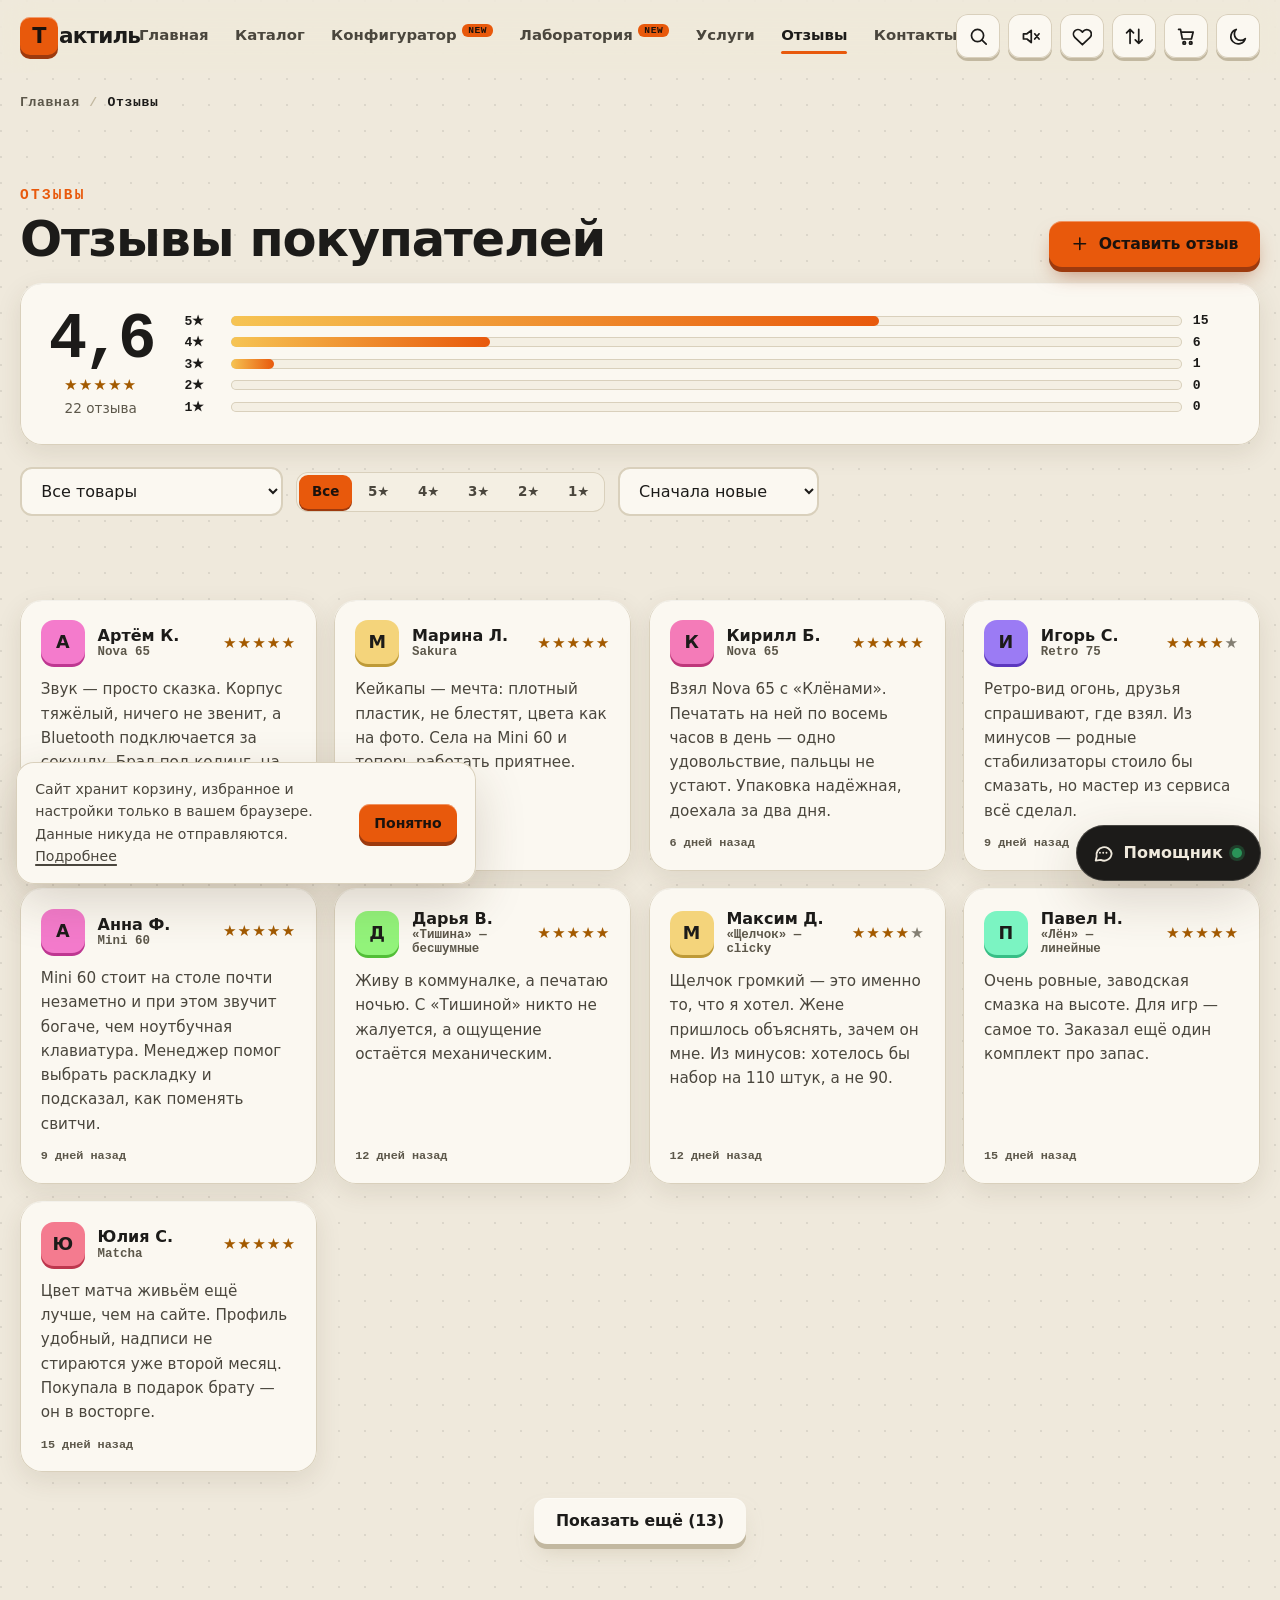
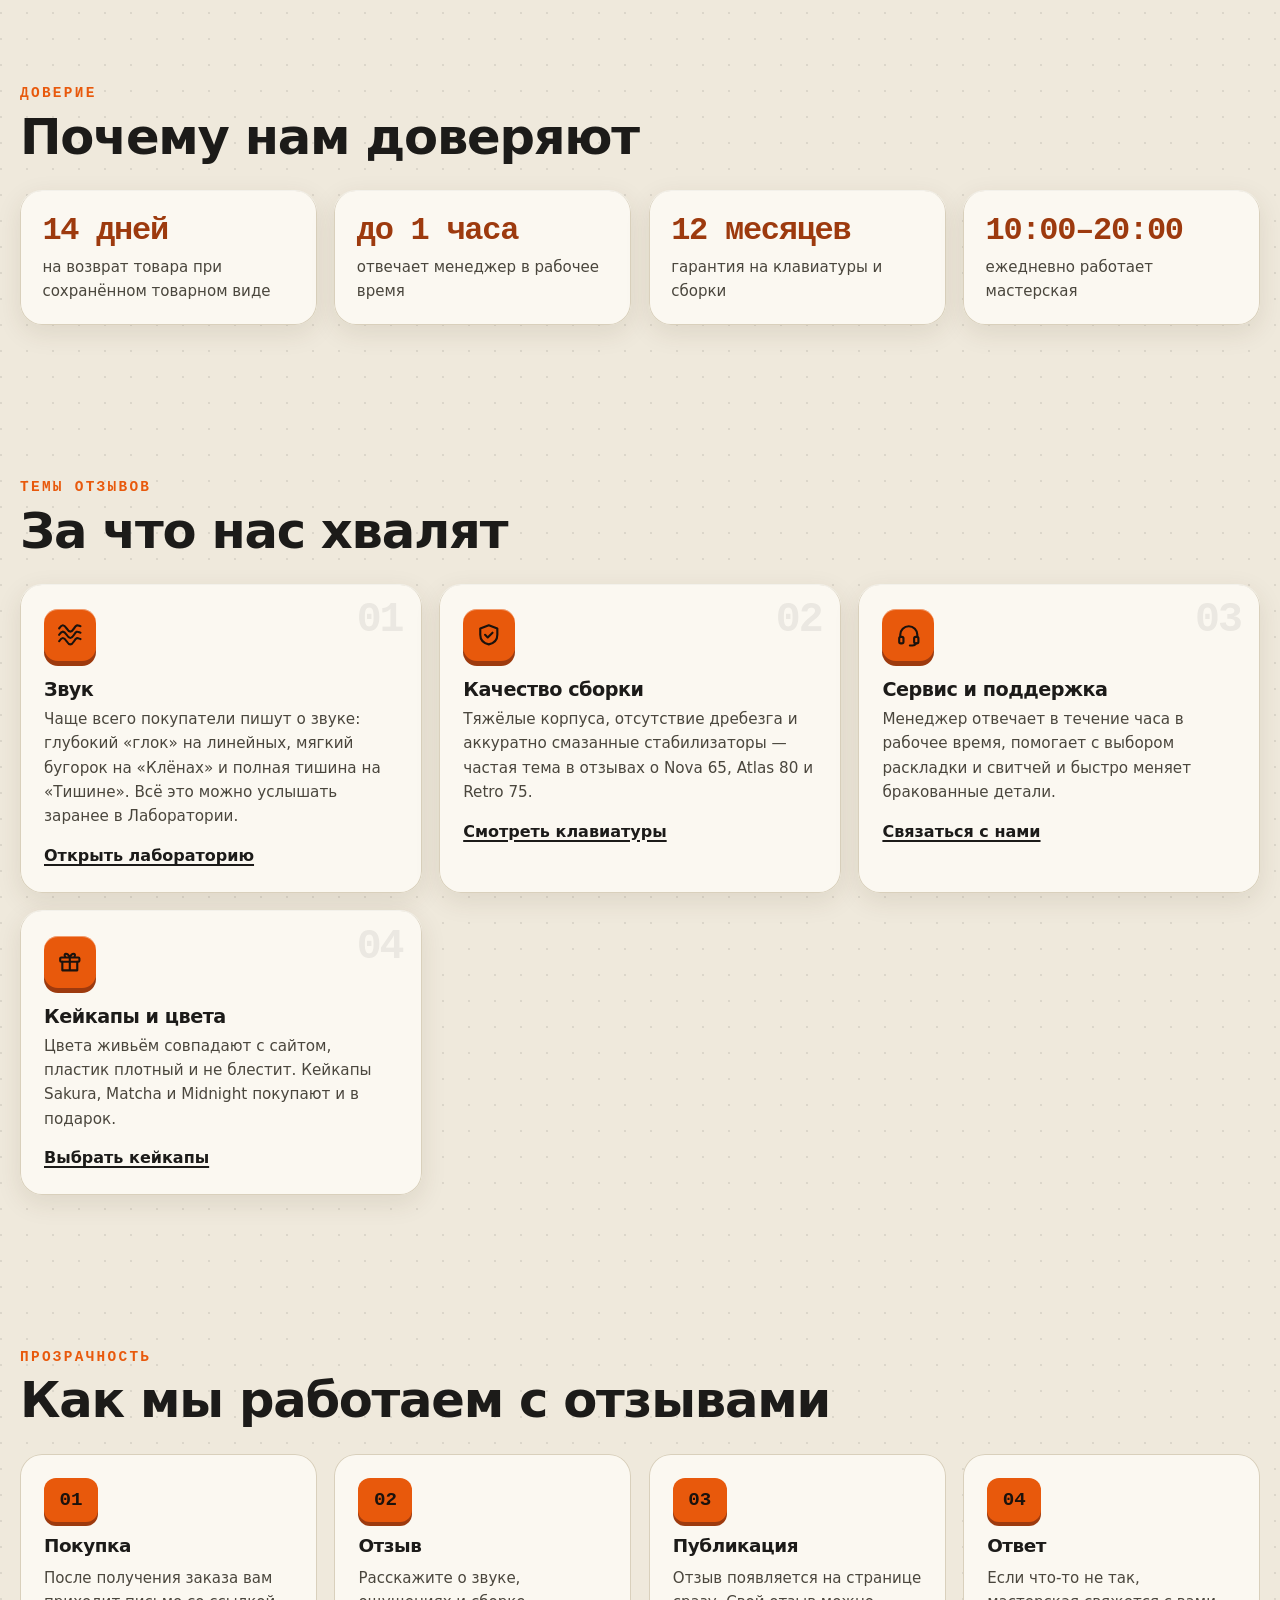
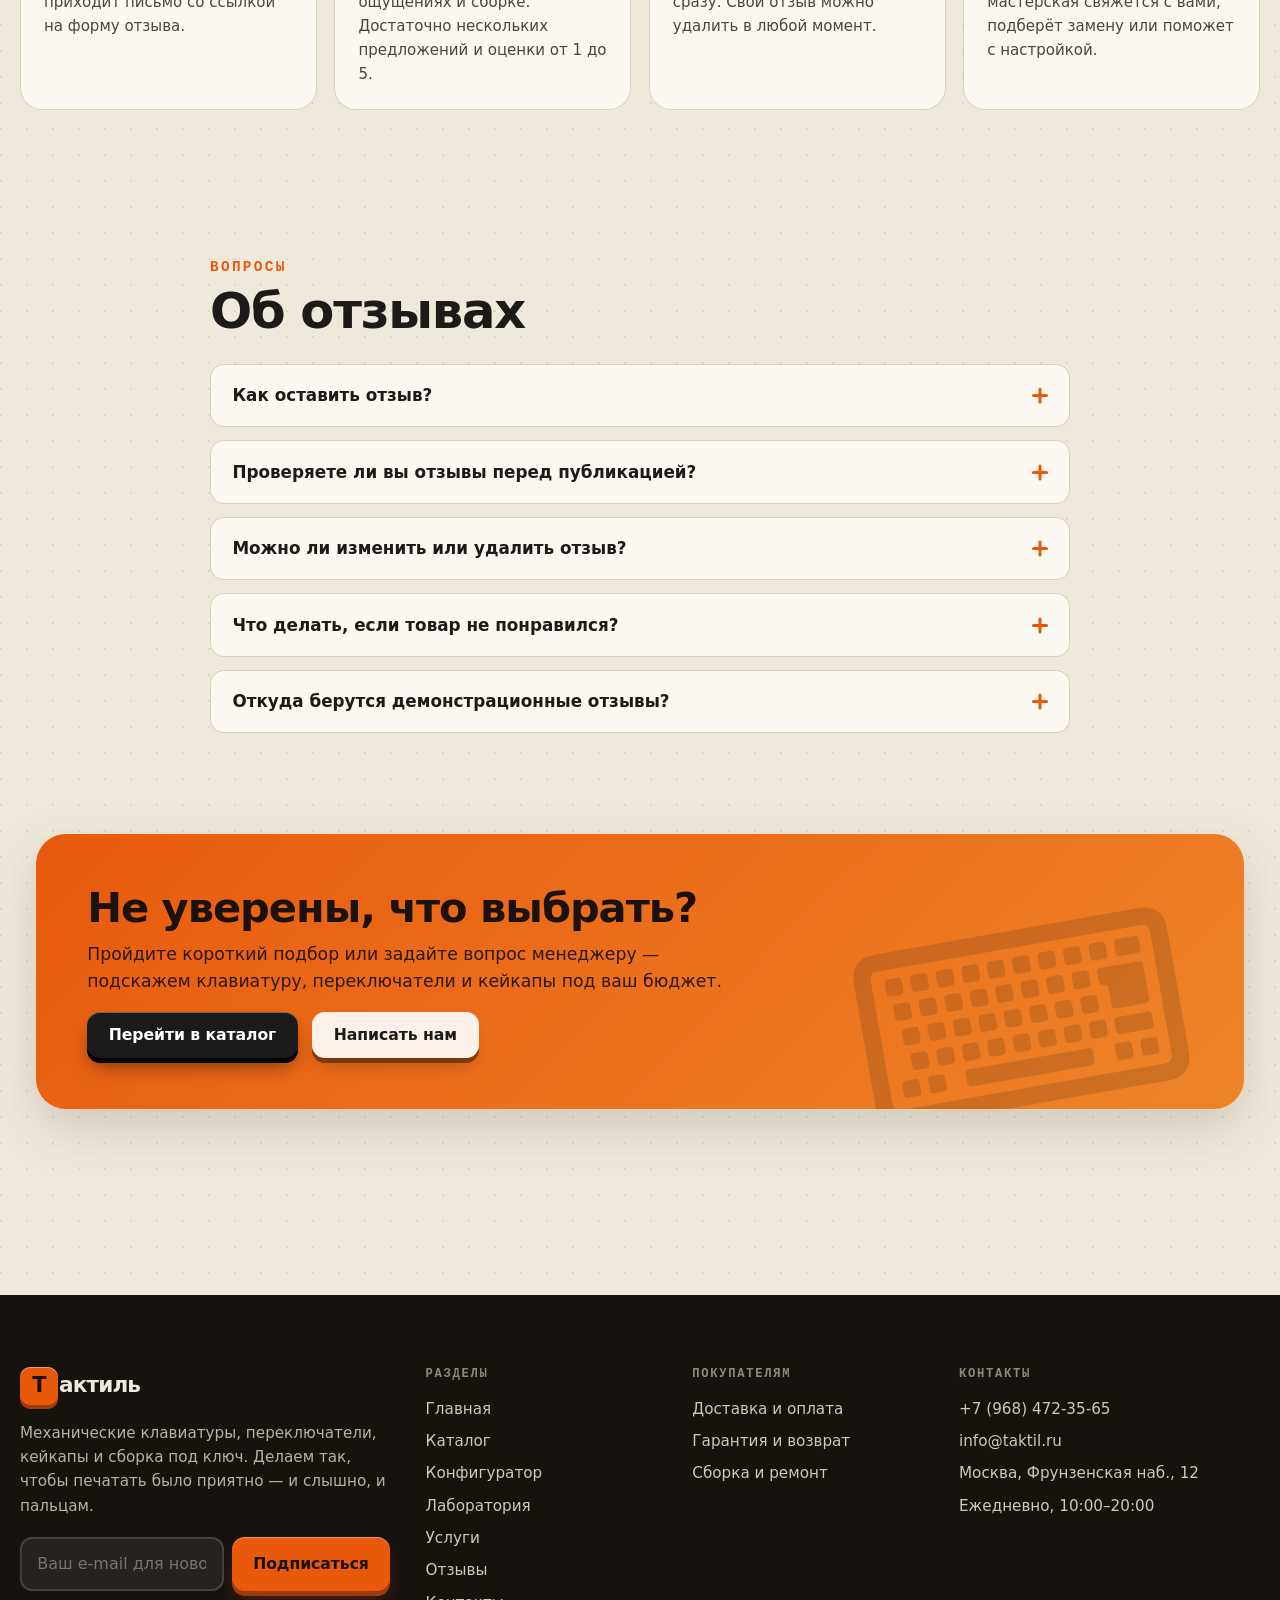
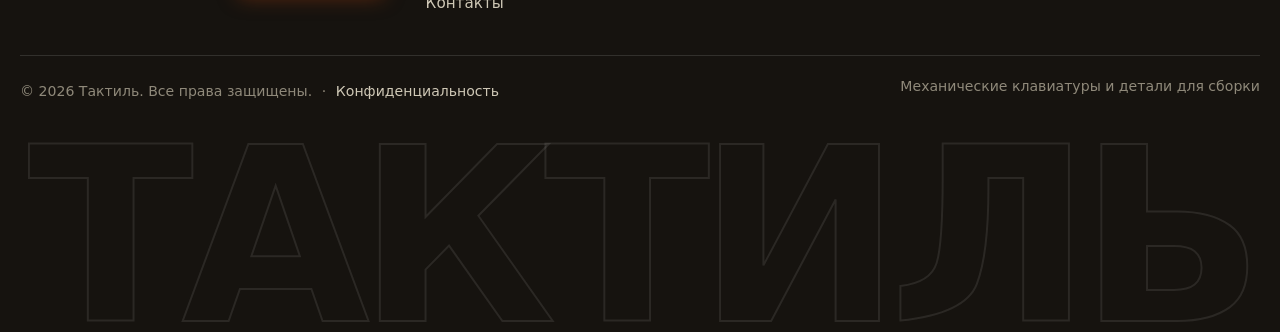
<file: review.html>
<!DOCTYPE html>
<html lang="ru">
<head>
  <meta charset="UTF-8">
  <meta name="viewport" content="width=device-width, initial-scale=1.0, viewport-fit=cover">
  <title>Отзывы покупателей — Тактиль</title>
  <meta name="description" content="Отзывы о клавиатурах, кейкапах и переключателях Тактиль. Оценки, фильтры и возможность оставить свой отзыв.">
  <meta name="theme-color" content="#EFE9DC" id="metaTheme">
  <meta name="color-scheme" content="light dark">
  <link rel="canonical" href="https://hoglish.github.io/kr1-html-css-shop/review.html">
  <link rel="icon" href="favicon.svg" type="image/svg+xml">
  <link rel="apple-touch-icon" href="images/apple-touch-icon.png">
  <link rel="manifest" href="manifest.webmanifest">
  <meta property="og:type" content="website">
  <meta property="og:site_name" content="Тактиль">
  <meta property="og:locale" content="ru_RU">
  <meta property="og:title" content="Отзывы покупателей — Тактиль">
  <meta property="og:description" content="Отзывы о клавиатурах, кейкапах и переключателях Тактиль. Оценки, фильтры и возможность оставить свой отзыв.">
  <meta property="og:url" content="https://hoglish.github.io/kr1-html-css-shop/review.html">
  <meta property="og:image" content="https://hoglish.github.io/kr1-html-css-shop/images/og.png">
  <meta name="twitter:card" content="summary_large_image">
  <script>
    (function () {
      var P = '__tactile__:', F = location.protocol === 'file:', t = null;
      function bag() { try { var n = window.name || ''; if (n.indexOf(P) === 0) return JSON.parse(n.slice(P.length)) || {}; } catch (e) {} return {}; }
      function ls() { try { return JSON.parse(localStorage.getItem('tactile:theme')); } catch (e) { return null; } }
      t = F ? (bag().theme || ls()) : (ls() || bag().theme);
      if (t !== 'dark' && t !== 'light') t = matchMedia('(prefers-color-scheme: dark)').matches ? 'dark' : 'light';
      if (t === 'dark') document.documentElement.setAttribute('data-theme', 'dark');
      document.documentElement.classList.add('js');
    })();
  </script>
  <link rel="stylesheet" href="css/style.css">
  <script type="application/ld+json">{"@context": "https://schema.org", "@type": "Store", "name": "Тактиль", "aggregateRating": {"@type": "AggregateRating", "ratingValue": "4.8", "reviewCount": "108"}}</script><script type="application/ld+json">{"@context": "https://schema.org", "@type": "BreadcrumbList", "itemListElement": [{"@type": "ListItem", "position": 1, "name": "Главная", "item": "https://hoglish.github.io/kr1-html-css-shop/"}, {"@type": "ListItem", "position": 2, "name": "Отзывы", "item": "https://hoglish.github.io/kr1-html-css-shop/review.html"}]}</script>
  
<script type="application/ld+json">{"@context": "https://schema.org", "@type": "FAQPage", "mainEntity": [{"@type": "Question", "name": "Как оставить отзыв?", "acceptedAnswer": {"@type": "Answer", "text": "Нажмите «Оставить отзыв» в начале страницы, выберите товар, поставьте оценку и напишите несколько слов. E-mail нужен только для связи и не публикуется."}}, {"@type": "Question", "name": "Проверяете ли вы отзывы перед публикацией?", "acceptedAnswer": {"@type": "Answer", "text": "В этой версии сайта отзывы появляются сразу и хранятся в вашем браузере (localStorage). Мы не удаляем отзывы с критикой: именно они помогают улучшать товары и сервис."}}, {"@type": "Question", "name": "Можно ли изменить или удалить отзыв?", "acceptedAnswer": {"@type": "Answer", "text": "Свой отзыв можно удалить кнопкой «Удалить» на карточке. Чтобы изменить текст, удалите отзыв и оставьте новый."}}, {"@type": "Question", "name": "Что делать, если товар не понравился?", "acceptedAnswer": {"@type": "Answer", "text": "В течение 14 дней товар можно вернуть, а клавиатуры и детали из своей сборки — заменить по гарантии. Напишите нам через страницу «Контакты» или в чат-помощник."}}, {"@type": "Question", "name": "Откуда берутся демонстрационные отзывы?", "acceptedAnswer": {"@type": "Answer", "text": "Это учебный проект: отзывы и имена на странице — демонстрационные данные, которые показывают, как работают рейтинг, фильтры и форма."}}]}</script>
  <meta name="robots" content="index, follow, max-image-preview:large, max-snippet:-1, max-video-preview:-1">
  <meta name="author" content="Тактиль">
  <meta name="twitter:title" content="Отзывы покупателей — Тактиль">
  <meta name="twitter:description" content="Отзывы о клавиатурах, кейкапах и переключателях Тактиль. Оценки, фильтры и возможность оставить свой отзыв.">
  <meta name="twitter:image" content="https://hoglish.github.io/kr1-html-css-shop/images/og.png">
  <meta name="twitter:image:alt" content="Механическая клавиатура Тактиль — иллюстрация на фоне магазина">
  <meta property="og:image:width" content="1200">
  <meta property="og:image:height" content="630">
  <meta property="og:image:alt" content="Механическая клавиатура Тактиль — иллюстрация на фоне магазина">
  <link rel="alternate" hreflang="ru" href="https://hoglish.github.io/kr1-html-css-shop/review.html">
  <link rel="alternate" hreflang="x-default" href="https://hoglish.github.io/kr1-html-css-shop/review.html">
  <link rel="sitemap" type="application/xml" title="Карта сайта" href="sitemap.xml">
</head>
<body class="" data-page="review">
  <svg xmlns="http://www.w3.org/2000/svg" class="sprite" aria-hidden="true" focusable="false" width="0" height="0"><symbol id="i-heart" viewBox="0 0 24 24"><path d="M20.8 5.6a5.2 5.2 0 0 0-7.4 0L12 7l-1.4-1.4a5.2 5.2 0 0 0-7.4 7.4L12 21.6l8.8-8.6a5.2 5.2 0 0 0 0-7.4z"/></symbol><symbol id="i-cart" viewBox="0 0 24 24"><path d="M3 4h2.2l2.1 11h10.5l2-8H6.3"/><circle cx="9.5" cy="19.5" r="1.5"/><circle cx="17" cy="19.5" r="1.5"/></symbol><symbol id="i-search" viewBox="0 0 24 24"><circle cx="11" cy="11" r="7"/><path d="m21 21-4.8-4.8"/></symbol><symbol id="i-sun" viewBox="0 0 24 24"><circle cx="12" cy="12" r="4"/><path d="M12 2v2.5M12 19.5V22M2 12h2.5M19.5 12H22M4.9 4.9l1.8 1.8M17.3 17.3l1.8 1.8M4.9 19.1l1.8-1.8M17.3 6.7l1.8-1.8"/></symbol><symbol id="i-moon" viewBox="0 0 24 24"><path d="M20 14.5A8.5 8.5 0 1 1 9.5 4a6.6 6.6 0 0 0 10.5 10.5z"/></symbol><symbol id="i-sound-on" viewBox="0 0 24 24"><path d="M4 9v6h4l5 4V5L8 9H4z"/><path d="M16.5 9a4 4 0 0 1 0 6M19 6.5a8 8 0 0 1 0 11"/></symbol><symbol id="i-sound-off" viewBox="0 0 24 24"><path d="M4 9v6h4l5 4V5L8 9H4z"/><path d="m17 9 5 6m0-6-5 6"/></symbol><symbol id="i-compare" viewBox="0 0 24 24"><path d="M7 4v16M3 8l4-4 4 4M17 20V4m-4 12 4 4 4-4"/></symbol><symbol id="i-close" viewBox="0 0 24 24"><path d="M6 6l12 12M18 6 6 18"/></symbol><symbol id="i-arrow-right" viewBox="0 0 24 24"><path d="M5 12h14m-6-6 6 6-6 6"/></symbol><symbol id="i-arrow-up" viewBox="0 0 24 24"><path d="M12 19V5m-6 6 6-6 6 6"/></symbol><symbol id="i-check" viewBox="0 0 24 24"><path d="m5 12.5 4.5 4.5L19 7"/></symbol><symbol id="i-trash" viewBox="0 0 24 24"><path d="M4 7h16M10 11v6M14 11v6M6 7l1 13h10l1-13M9 7V4h6v3"/></symbol><symbol id="i-plus" viewBox="0 0 24 24"><path d="M12 5v14M5 12h14"/></symbol><symbol id="i-minus" viewBox="0 0 24 24"><path d="M5 12h14"/></symbol><symbol id="i-star" viewBox="0 0 24 24"><path d="m12 3 2.7 5.6 6.1.9-4.4 4.3 1 6.1L12 17l-5.4 2.9 1-6.1L3.2 9.5l6.1-.9z"/></symbol><symbol id="i-truck" viewBox="0 0 24 24"><path d="M2 6h11v10H2zM13 10h4.5L21 13.5V16h-8"/><circle cx="6.5" cy="18.5" r="1.8"/><circle cx="17" cy="18.5" r="1.8"/></symbol><symbol id="i-shield" viewBox="0 0 24 24"><path d="M12 3 4 6v6c0 5 3.5 8 8 9 4.5-1 8-4 8-9V6l-8-3z"/><path d="m8.5 12 2.5 2.5L15.5 10"/></symbol><symbol id="i-refresh" viewBox="0 0 24 24"><path d="M20 11a8 8 0 0 0-14-4M4 4v4h4M4 13a8 8 0 0 0 14 4M20 20v-4h-4"/></symbol><symbol id="i-wrench" viewBox="0 0 24 24"><path d="M14.7 6.3a4 4 0 0 0 5 5L21 17l-4 4-5.7-5.7a4 4 0 0 1-5-5L9 11 11 9z"/></symbol><symbol id="i-bolt" viewBox="0 0 24 24"><path d="M13 2 4 14h7l-1 8 9-12h-7z"/></symbol><symbol id="i-headset" viewBox="0 0 24 24"><path d="M4 14v-2a8 8 0 0 1 16 0v2"/><rect x="3" y="14" width="4" height="6" rx="1.5"/><rect x="17" y="14" width="4" height="6" rx="1.5"/><path d="M19 20a4 4 0 0 1-4 2h-2"/></symbol><symbol id="i-gift" viewBox="0 0 24 24"><rect x="3" y="8" width="18" height="4" rx="1"/><path d="M5 12v8h14v-8M12 8v12M12 8C10 3 6 4 7.500 7M12 8c2-5 6-4 4.500-1"/></symbol><symbol id="i-copy" viewBox="0 0 24 24"><rect x="9" y="9" width="11" height="11" rx="2"/><path d="M5 15V6a2 2 0 0 1 2-2h8"/></symbol><symbol id="i-share" viewBox="0 0 24 24"><circle cx="6" cy="12" r="2.5"/><circle cx="18" cy="6" r="2.5"/><circle cx="18" cy="18" r="2.5"/><path d="m8.2 10.8 7.600-3.600m-7.600 6 7.600 3.600"/></symbol><symbol id="i-dice" viewBox="0 0 24 24"><rect x="4" y="4" width="16" height="16" rx="3.500"/><circle cx="9" cy="9" r="1" fill="currentColor"/><circle cx="15" cy="9" r="1" fill="currentColor"/><circle cx="12" cy="12" r="1" fill="currentColor"/><circle cx="9" cy="15" r="1" fill="currentColor"/><circle cx="15" cy="15" r="1" fill="currentColor"/></symbol><symbol id="i-save" viewBox="0 0 24 24"><path d="M5 4h11l3 3v13H5z"/><path d="M8 4v5h7V4M8 20v-6h8v6"/></symbol><symbol id="i-keyboard" viewBox="0 0 24 24"><rect x="2.500" y="6" width="19" height="12" rx="2.500"/><path d="M6 10h.01M9 10h.01M12 10h.01M15 10h.01M18 10h.01M7 14h10"/></symbol><symbol id="i-pin" viewBox="0 0 24 24"><path d="M12 21s7-6.100 7-11.500A7 7 0 0 0 5 9.500C5 14.900 12 21 12 21z"/><circle cx="12" cy="9.500" r="2.500"/></symbol><symbol id="i-phone" viewBox="0 0 24 24"><path d="M5 4h4l2 5-2.500 1.500a11 11 0 0 0 5 5L15 13l5 2v4a2 2 0 0 1-2 2A16 16 0 0 1 3 6a2 2 0 0 1 2-2z"/></symbol><symbol id="i-mail" viewBox="0 0 24 24"><rect x="3" y="5" width="18" height="14" rx="2"/><path d="m3.500 7 8.500 6 8.500-6"/></symbol><symbol id="i-clock" viewBox="0 0 24 24"><circle cx="12" cy="12" r="9"/><path d="M12 7v5l3 2"/></symbol><symbol id="i-filter" viewBox="0 0 24 24"><path d="M4 5h16l-6 8v6l-4-2v-4z"/></symbol><symbol id="i-grid" viewBox="0 0 24 24"><rect x="4" y="4" width="7" height="7" rx="1.500"/><rect x="13" y="4" width="7" height="7" rx="1.500"/><rect x="4" y="13" width="7" height="7" rx="1.500"/><rect x="13" y="13" width="7" height="7" rx="1.500"/></symbol><symbol id="i-list" viewBox="0 0 24 24"><path d="M8 6h13M8 12h13M8 18h13M3.500 6h.01M3.500 12h.01M3.500 18h.01"/></symbol><symbol id="i-menu" viewBox="0 0 24 24"><path d="M4 7h16M4 12h16M4 17h16"/></symbol><symbol id="i-sparkle" viewBox="0 0 24 24"><path d="M12 3l1.800 5.200L19 10l-5.200 1.800L12 17l-1.800-5.200L5 10l5.200-1.800zM19 16l.8 2.200L22 19l-2.200.8L19 22l-.8-2.200L16 19l2.200-.8z"/></symbol><symbol id="i-play" viewBox="0 0 24 24"><path d="M7 4.500v15l12-7.500z"/></symbol><symbol id="i-reset" viewBox="0 0 24 24"><path d="M4 12a8 8 0 1 0 3-6.200M4 4v5h5"/></symbol><symbol id="i-trophy" viewBox="0 0 24 24"><path d="M8 4h8v6a4 4 0 0 1-8 0zM8 6H4v1a4 4 0 0 0 4 4M16 6h4v1a4 4 0 0 1-4 4M12 14v4M8 20h8"/></symbol><symbol id="i-target" viewBox="0 0 24 24"><circle cx="12" cy="12" r="9"/><circle cx="12" cy="12" r="5"/><circle cx="12" cy="12" r="1" fill="currentColor"/></symbol><symbol id="i-tag" viewBox="0 0 24 24"><path d="M3 12V4h8l10 10-8 8z"/><circle cx="7.500" cy="8.500" r="1.200"/></symbol><symbol id="i-box" viewBox="0 0 24 24"><path d="M3 7.500 12 3l9 4.500v9L12 21l-9-4.500z"/><path d="M3 7.500 12 12l9-4.500M12 12v9"/></symbol><symbol id="i-sliders" viewBox="0 0 24 24"><path d="M4 7h10M18 7h2M4 17h2M10 17h10M14 4v6M6 14v6"/></symbol><symbol id="i-waves" viewBox="0 0 24 24"><path d="M2 12c2.500-4 4.500-4 7 0s4.500 4 7 0 3-3 6-2M2 18c2.500-4 4.500-4 7 0s4.500 4 7 0 3-3 6-2M2 6c2.500-4 4.500-4 7 0s4.500 4 7 0 3-3 6-2"/></symbol></svg>
  <a class="skip-link" href="#main">Перейти к содержимому</a>
  <div class="progress-bar" id="scrollProgress" aria-hidden="true"><i></i></div>
  <header class="header" id="header">
    <div class="header__container">
      <a href="index.html" class="logo" aria-label="Тактиль — на главную"><span class="logo__key" aria-hidden="true">Т</span><span class="logo__text">актиль</span></a>
      <nav class="nav" id="nav" aria-label="Основная навигация">
        <ul class="nav__list">
<li class="nav__item"><a href="index.html" class="nav__link">Главная</a></li>
<li class="nav__item"><a href="catalog.html" class="nav__link">Каталог</a></li>
<li class="nav__item"><a href="configurator.html" class="nav__link">Конфигуратор <span class="nav__new">new</span></a></li>
<li class="nav__item"><a href="lab.html" class="nav__link">Лаборатория <span class="nav__new">new</span></a></li>
<li class="nav__item"><a href="service.html" class="nav__link">Услуги</a></li>
<li class="nav__item"><a href="review.html" class="nav__link nav__link--active" aria-current="page">Отзывы</a></li>
<li class="nav__item"><a href="contacts.html" class="nav__link">Контакты</a></li>
        </ul>
        <div class="nav__extra">
          <button class="button button--secondary" type="button" data-open-fav><svg class="icon " aria-hidden="true" focusable="false"><use href="#i-heart"></use></svg> Избранное</button>
          <button class="button button--secondary" type="button" data-open-compare><svg class="icon " aria-hidden="true" focusable="false"><use href="#i-compare"></use></svg> Сравнение</button>
          <button class="button button--secondary" type="button" data-sound-toggle aria-pressed="false"><svg class="icon is-off" aria-hidden="true" focusable="false"><use href="#i-sound-off"></use></svg><svg class="icon is-on" aria-hidden="true" focusable="false"><use href="#i-sound-on"></use></svg> Звук</button>
        </div>
      </nav>
      <div class="header__tools">
        <button class="icon-btn" type="button" data-open-palette aria-label="Поиск по сайту (Ctrl+K)" title="Поиск (Ctrl+K)"><svg class="icon " aria-hidden="true" focusable="false"><use href="#i-search"></use></svg></button>
        <button class="icon-btn icon-btn--extra" type="button" data-sound-toggle aria-pressed="false" aria-label="Звук клавиш" title="Звук клавиш"><svg class="icon is-off" aria-hidden="true" focusable="false"><use href="#i-sound-off"></use></svg><svg class="icon is-on" aria-hidden="true" focusable="false"><use href="#i-sound-on"></use></svg></button>
        <button class="icon-btn icon-btn--extra" type="button" data-open-fav aria-label="Избранное" title="Избранное"><svg class="icon " aria-hidden="true" focusable="false"><use href="#i-heart"></use></svg><span class="badge" data-count="fav" hidden>0</span></button>
        <button class="icon-btn icon-btn--extra" type="button" data-open-compare aria-label="Сравнение" title="Сравнение"><svg class="icon " aria-hidden="true" focusable="false"><use href="#i-compare"></use></svg><span class="badge" data-count="compare" hidden>0</span></button>
        <button class="icon-btn icon-btn--cart" type="button" data-open-cart aria-label="Корзина" title="Корзина"><svg class="icon " aria-hidden="true" focusable="false"><use href="#i-cart"></use></svg><span class="badge" data-count="cart" hidden>0</span></button>
        <button class="theme-toggle icon-btn" id="themeToggle" type="button" aria-label="Переключить тему" aria-pressed="false"><svg class="icon theme-toggle__moon" aria-hidden="true" focusable="false"><use href="#i-moon"></use></svg><svg class="icon theme-toggle__sun" aria-hidden="true" focusable="false"><use href="#i-sun"></use></svg></button>
        <button class="burger icon-btn" id="burger" type="button" aria-label="Меню" aria-expanded="false" aria-controls="nav"><span></span><span></span><span></span></button>
      </div>
    </div>
  </header>

  <main id="main">
    <nav class="breadcrumbs" aria-label="Хлебные крошки"><a href="index.html">Главная</a><span aria-current="page">Отзывы</span></nav>
    <section class="section">
      <div class="section__review">
        <h1 class="section__title" data-kicker="Отзывы">Отзывы покупателей</h1>
        <button class="button review__button" id="reviewButton" type="button"><svg class="icon " aria-hidden="true" focusable="false"><use href="#i-plus"></use></svg> Оставить отзыв</button>
      </div>
      <div class="review-summary" id="reviewSummary"></div>
      <div class="review-filters" role="group" aria-label="Фильтры отзывов">
        <label class="visually-hidden" for="rev-product">Товар</label>
        <select id="rev-product" class="review-filters__select"><option value="">Все товары</option><option value="nova-65">Nova 65</option><option value="retro-75">Retro 75</option><option value="mini-60">Mini 60</option><option value="atlas-80">Atlas 80</option><option value="sakura-keycaps">Sakura</option><option value="midnight-keycaps">Midnight</option><option value="matcha-keycaps">Matcha</option><option value="artisan-cat">Артизан «Кот»</option><option value="len-linear">«Лён» — линейные</option><option value="klen-tactile">«Клён» — тактильные</option><option value="shchelchok-clicky">«Щелчок» — clicky</option><option value="tishina-silent">«Тишина» — бесшумные</option><option value="deskmat-mountains">Коврик «Горы»</option><option value="coiled-cable">Витой кабель USB-C</option><option value="wristrest-walnut">Подставка «Орех»</option><option value="toolkit">Набор мастера</option></select>
        <div class="seg" id="rev-stars" role="group" aria-label="Оценка"><button type="button" class="seg__btn is-active" data-stars="0" aria-pressed="true">Все</button><button type="button" class="seg__btn" data-stars="5" aria-pressed="false">5★</button><button type="button" class="seg__btn" data-stars="4" aria-pressed="false">4★</button><button type="button" class="seg__btn" data-stars="3" aria-pressed="false">3★</button><button type="button" class="seg__btn" data-stars="2" aria-pressed="false">2★</button><button type="button" class="seg__btn" data-stars="1" aria-pressed="false">1★</button></div>
        <label class="visually-hidden" for="rev-sort">Сортировка</label>
        <select id="rev-sort" class="review-filters__select"><option value="new">Сначала новые</option><option value="high">Сначала высокие</option><option value="low">Сначала низкие</option></select>
      </div>
    </section>
    <section class="review_list" aria-label="Список отзывов">
      <div class="review_list__grid" id="reviewGrid">
          <article class="review_examp" data-rating="5" data-product="nova-65">
            <header class="review_examp__head"><span class="review_examp__avatar" aria-hidden="true">А</span>
              <div><p class="review_examp__name">Артём К.</p><p class="review_examp__product">Nova 65</p></div>
              <span class="review_examp__stars"><span class="stars" role="img" aria-label="Оценка 5 из 5"><span class="stars__s is-on">★</span><span class="stars__s is-on">★</span><span class="stars__s is-on">★</span><span class="stars__s is-on">★</span><span class="stars__s is-on">★</span></span></span></header>
            <p class="review_examp__text">Звук — просто сказка. Корпус тяжёлый, ничего не звенит, а Bluetooth подключается за секунду. Брал под кодинг, на Клёнах отлично.</p>
          </article>
          <article class="review_examp" data-rating="5" data-product="sakura-keycaps">
            <header class="review_examp__head"><span class="review_examp__avatar" aria-hidden="true">М</span>
              <div><p class="review_examp__name">Марина Л.</p><p class="review_examp__product">Sakura</p></div>
              <span class="review_examp__stars"><span class="stars" role="img" aria-label="Оценка 5 из 5"><span class="stars__s is-on">★</span><span class="stars__s is-on">★</span><span class="stars__s is-on">★</span><span class="stars__s is-on">★</span><span class="stars__s is-on">★</span></span></span></header>
            <p class="review_examp__text">Кейкапы — мечта: плотный пластик, не блестят, цвета как на фото. Села на Mini 60 и теперь работать приятнее.</p>
          </article>
          <article class="review_examp" data-rating="4" data-product="retro-75">
            <header class="review_examp__head"><span class="review_examp__avatar" aria-hidden="true">И</span>
              <div><p class="review_examp__name">Игорь С.</p><p class="review_examp__product">Retro 75</p></div>
              <span class="review_examp__stars"><span class="stars" role="img" aria-label="Оценка 4 из 5"><span class="stars__s is-on">★</span><span class="stars__s is-on">★</span><span class="stars__s is-on">★</span><span class="stars__s is-on">★</span><span class="stars__s">★</span></span></span></header>
            <p class="review_examp__text">Ретро-вид огонь, друзья спрашивают, где взял. Из минусов — родные стабилизаторы стоило бы смазать, но мастер из сервиса всё сделал.</p>
          </article>
          <article class="review_examp" data-rating="5" data-product="tishina-silent">
            <header class="review_examp__head"><span class="review_examp__avatar" aria-hidden="true">Д</span>
              <div><p class="review_examp__name">Дарья В.</p><p class="review_examp__product">«Тишина» — бесшумные</p></div>
              <span class="review_examp__stars"><span class="stars" role="img" aria-label="Оценка 5 из 5"><span class="stars__s is-on">★</span><span class="stars__s is-on">★</span><span class="stars__s is-on">★</span><span class="stars__s is-on">★</span><span class="stars__s is-on">★</span></span></span></header>
            <p class="review_examp__text">Живу в коммуналке, а печатаю ночью. С «Тишиной» никто не жалуется, а ощущение остаётся механическим.</p>
          </article>
          <article class="review_examp" data-rating="5" data-product="len-linear">
            <header class="review_examp__head"><span class="review_examp__avatar" aria-hidden="true">П</span>
              <div><p class="review_examp__name">Павел Н.</p><p class="review_examp__product">«Лён» — линейные</p></div>
              <span class="review_examp__stars"><span class="stars" role="img" aria-label="Оценка 5 из 5"><span class="stars__s is-on">★</span><span class="stars__s is-on">★</span><span class="stars__s is-on">★</span><span class="stars__s is-on">★</span><span class="stars__s is-on">★</span></span></span></header>
            <p class="review_examp__text">Очень ровные, заводская смазка на высоте. Для игр — самое то. Заказал ещё один комплект про запас.</p>
          </article>
          <article class="review_examp" data-rating="5" data-product="artisan-cat">
            <header class="review_examp__head"><span class="review_examp__avatar" aria-hidden="true">О</span>
              <div><p class="review_examp__name">Ольга Т.</p><p class="review_examp__product">Артизан «Кот»</p></div>
              <span class="review_examp__stars"><span class="stars" role="img" aria-label="Оценка 5 из 5"><span class="stars__s is-on">★</span><span class="stars__s is-on">★</span><span class="stars__s is-on">★</span><span class="stars__s is-on">★</span><span class="stars__s is-on">★</span></span></span></header>
            <p class="review_examp__text">Кот на Esc — моя гордость! Раскрашен аккуратно, посадка плотная. Коллеги по офису в восторге.</p>
          </article>
          <article class="review_examp" data-rating="5" data-product="atlas-80">
            <header class="review_examp__head"><span class="review_examp__avatar" aria-hidden="true">С</span>
              <div><p class="review_examp__name">Сергей Р.</p><p class="review_examp__product">Atlas 80</p></div>
              <span class="review_examp__stars"><span class="stars" role="img" aria-label="Оценка 5 из 5"><span class="stars__s is-on">★</span><span class="stars__s is-on">★</span><span class="stars__s is-on">★</span><span class="stars__s is-on">★</span><span class="stars__s is-on">★</span></span></span></header>
            <p class="review_examp__text">Ручка громкости — маленькая, но сильно меняет удобство. Вес приличный, ножки не скользят. Подсветка по краю — красота.</p>
          </article>
          <article class="review_examp" data-rating="4" data-product="deskmat-mountains">
            <header class="review_examp__head"><span class="review_examp__avatar" aria-hidden="true">Е</span>
              <div><p class="review_examp__name">Елена Ж.</p><p class="review_examp__product">Коврик «Горы»</p></div>
              <span class="review_examp__stars"><span class="stars" role="img" aria-label="Оценка 4 из 5"><span class="stars__s is-on">★</span><span class="stars__s is-on">★</span><span class="stars__s is-on">★</span><span class="stars__s is-on">★</span><span class="stars__s">★</span></span></span></header>
            <p class="review_examp__text">Коврик удобный, края прошиты ровно. Рисунок насыщенный. Хотелось бы побольше цветов, но этот — отличный.</p>
          </article>
          <article class="review_examp" data-rating="3" data-product="shchelchok-clicky">
            <header class="review_examp__head"><span class="review_examp__avatar" aria-hidden="true">В</span>
              <div><p class="review_examp__name">Виктор А.</p><p class="review_examp__product">«Щелчок» — clicky</p></div>
              <span class="review_examp__stars"><span class="stars" role="img" aria-label="Оценка 3 из 5"><span class="stars__s is-on">★</span><span class="stars__s is-on">★</span><span class="stars__s is-on">★</span><span class="stars__s">★</span><span class="stars__s">★</span></span></span></header>
            <p class="review_examp__text">Звучат очень громко, жена не оценила. Но если нужен «щёлк» — это он. Берите, только предупредите домашних.</p>
          </article>
          <article class="review_examp" data-rating="5" data-product="toolkit">
            <header class="review_examp__head"><span class="review_examp__avatar" aria-hidden="true">А</span>
              <div><p class="review_examp__name">Анна Ш.</p><p class="review_examp__product">Набор мастера</p></div>
              <span class="review_examp__stars"><span class="stars" role="img" aria-label="Оценка 5 из 5"><span class="stars__s is-on">★</span><span class="stars__s is-on">★</span><span class="stars__s is-on">★</span><span class="stars__s is-on">★</span><span class="stars__s is-on">★</span></span></span></header>
            <p class="review_examp__text">Набор крепкий и аккуратный. Смазала первые свитчи по видеоуроку и получилось с первого раза.</p>
          </article>
          <article class="review_examp" data-rating="4" data-product="mini-60">
            <header class="review_examp__head"><span class="review_examp__avatar" aria-hidden="true">М</span>
              <div><p class="review_examp__name">Михаил Б.</p><p class="review_examp__product">Mini 60</p></div>
              <span class="review_examp__stars"><span class="stars" role="img" aria-label="Оценка 4 из 5"><span class="stars__s is-on">★</span><span class="stars__s is-on">★</span><span class="stars__s is-on">★</span><span class="stars__s is-on">★</span><span class="stars__s">★</span></span></span></header>
            <p class="review_examp__text">Компактная, лёгкая, автономность реально хорошая. Слои Fn пришлось привыкать, зато стол освободился.</p>
          </article>
          <article class="review_examp" data-rating="5" data-product="klen-tactile">
            <header class="review_examp__head"><span class="review_examp__avatar" aria-hidden="true">К</span>
              <div><p class="review_examp__name">Ксения Д.</p><p class="review_examp__product">«Клён» — тактильные</p></div>
              <span class="review_examp__stars"><span class="stars" role="img" aria-label="Оценка 5 из 5"><span class="stars__s is-on">★</span><span class="stars__s is-on">★</span><span class="stars__s is-on">★</span><span class="stars__s is-on">★</span><span class="stars__s is-on">★</span></span></span></header>
            <p class="review_examp__text">Тактильность мягкая, не раздражает. После недели не могу вернуться к мембранной клавиатуре.</p>
          </article>
      </div>
      <p class="review_list__empty" id="reviewEmpty" hidden>По выбранным условиям отзывов нет.</p>
      <div class="review_list__more"><button class="button button--secondary" type="button" id="reviewMore" hidden>Показать ещё</button></div>
    </section>

    <section class="section rv-stats-section" aria-labelledby="rv-trust-title">
      <h2 class="section__title" id="rv-trust-title" data-kicker="Доверие">Почему нам доверяют</h2>
      <ul class="rv-stats"><li class="rv-stat reveal"><strong class="rv-stat__num">14 дней</strong><span class="rv-stat__text">на возврат товара при сохранённом товарном виде</span></li><li class="rv-stat reveal"><strong class="rv-stat__num">до 1 часа</strong><span class="rv-stat__text">отвечает менеджер в рабочее время</span></li><li class="rv-stat reveal"><strong class="rv-stat__num">12 месяцев</strong><span class="rv-stat__text">гарантия на клавиатуры и сборки</span></li><li class="rv-stat reveal"><strong class="rv-stat__num">10:00–20:00</strong><span class="rv-stat__text">ежедневно работает мастерская</span></li></ul>
    </section>
    <section class="section" aria-labelledby="rv-praise-title">
      <h2 class="section__title" id="rv-praise-title" data-kicker="Темы отзывов">За что нас хвалят</h2>
      <ul class="advantages-list"><li class="advantages-list__item reveal"><span class="advantages-list__icon"><svg class="icon " aria-hidden="true" focusable="false"><use href="#i-waves"></use></svg></span><h3 class="advantages-list__title">Звук</h3><p class="advantages-list__text">Чаще всего покупатели пишут о звуке: глубокий «глок» на линейных, мягкий бугорок на «Клёнах» и полная тишина на «Тишине». Всё это можно услышать заранее в Лаборатории.</p><p class="rv-more"><a href="lab.html">Открыть лабораторию</a></p></li><li class="advantages-list__item reveal"><span class="advantages-list__icon"><svg class="icon " aria-hidden="true" focusable="false"><use href="#i-shield"></use></svg></span><h3 class="advantages-list__title">Качество сборки</h3><p class="advantages-list__text">Тяжёлые корпуса, отсутствие дребезга и аккуратно смазанные стабилизаторы — частая тема в отзывах о Nova 65, Atlas 80 и Retro 75.</p><p class="rv-more"><a href="catalog.html">Смотреть клавиатуры</a></p></li><li class="advantages-list__item reveal"><span class="advantages-list__icon"><svg class="icon " aria-hidden="true" focusable="false"><use href="#i-headset"></use></svg></span><h3 class="advantages-list__title">Сервис и поддержка</h3><p class="advantages-list__text">Менеджер отвечает в течение часа в рабочее время, помогает с выбором раскладки и свитчей и быстро меняет бракованные детали.</p><p class="rv-more"><a href="contacts.html">Связаться с нами</a></p></li><li class="advantages-list__item reveal"><span class="advantages-list__icon"><svg class="icon " aria-hidden="true" focusable="false"><use href="#i-gift"></use></svg></span><h3 class="advantages-list__title">Кейкапы и цвета</h3><p class="advantages-list__text">Цвета живьём совпадают с сайтом, пластик плотный и не блестит. Кейкапы Sakura, Matcha и Midnight покупают и в подарок.</p><p class="rv-more"><a href="catalog.html#keycaps">Выбрать кейкапы</a></p></li></ul>
    </section>
    <section class="section steps-block" aria-labelledby="rv-how-title">
      <h2 class="section__title" id="rv-how-title" data-kicker="Прозрачность">Как мы работаем с отзывами</h2>
      <ol class="steps"><li class="steps__item reveal"><span class="steps__num">01</span><h3 class="steps__title">Покупка</h3><p>После получения заказа вам приходит письмо со ссылкой на форму отзыва.</p></li><li class="steps__item reveal"><span class="steps__num">02</span><h3 class="steps__title">Отзыв</h3><p>Расскажите о звуке, ощущениях и сборке. Достаточно нескольких предложений и оценки от 1 до 5.</p></li><li class="steps__item reveal"><span class="steps__num">03</span><h3 class="steps__title">Публикация</h3><p>Отзыв появляется на странице сразу. Свой отзыв можно удалить в любой момент.</p></li><li class="steps__item reveal"><span class="steps__num">04</span><h3 class="steps__title">Ответ</h3><p>Если что-то не так, мастерская свяжется с вами, подберёт замену или поможет с настройкой.</p></li></ol>
    </section>
    <section class="faq" id="review-faq" aria-labelledby="rv-faq-title">
      <h2 class="section__title" id="rv-faq-title" data-kicker="Вопросы">Об отзывах</h2>
      <details class="faq__item"><summary class="faq__question">Как оставить отзыв?</summary><div class="faq__answer">Нажмите «Оставить отзыв» в начале страницы, выберите товар, поставьте оценку и напишите несколько слов. E-mail нужен только для связи и не публикуется.</div></details><details class="faq__item"><summary class="faq__question">Проверяете ли вы отзывы перед публикацией?</summary><div class="faq__answer">В этой версии сайта отзывы появляются сразу и хранятся в вашем браузере (localStorage). Мы не удаляем отзывы с критикой: именно они помогают улучшать товары и сервис.</div></details><details class="faq__item"><summary class="faq__question">Можно ли изменить или удалить отзыв?</summary><div class="faq__answer">Свой отзыв можно удалить кнопкой «Удалить» на карточке. Чтобы изменить текст, удалите отзыв и оставьте новый.</div></details><details class="faq__item"><summary class="faq__question">Что делать, если товар не понравился?</summary><div class="faq__answer">В течение 14 дней товар можно вернуть, а клавиатуры и детали из своей сборки — заменить по гарантии. Напишите нам через страницу «Контакты» или в чат-помощник.</div></details><details class="faq__item"><summary class="faq__question">Откуда берутся демонстрационные отзывы?</summary><div class="faq__answer">Это учебный проект: отзывы и имена на странице — демонстрационные данные, которые показывают, как работают рейтинг, фильтры и форма.</div></details>
    </section>
    <section class="section rv-cta" aria-labelledby="rv-cta-title">
      <aside class="info-block"><h2 class="info-block__title" id="rv-cta-title">Не уверены, что выбрать?</h2><p class="info-block__text">Пройдите короткий подбор или задайте вопрос менеджеру — подскажем клавиатуру, переключатели и кейкапы под ваш бюджет.</p>
        <div class="hero__actions"><a class="button" href="catalog.html">Перейти в каталог</a><a class="button button--secondary" href="contacts.html">Написать нам</a></div></aside>
    </section>
  </main>

  <footer class="footer" id="contacts">
    <div class="footer__container">
      <div class="footer__brand">
        <a href="index.html" class="logo logo--footer" aria-label="Тактиль"><span class="logo__key" aria-hidden="true">Т</span><span class="logo__text">актиль</span></a>
        <p class="footer__about">Механические клавиатуры, переключатели, кейкапы и сборка под ключ. Делаем так, чтобы печатать было приятно — и слышно, и пальцам.</p>
        <form class="subscribe" id="subscribe-form" novalidate>
          <label class="visually-hidden" for="subscribe-email">Ваш e-mail</label>
          <input class="subscribe__input" id="subscribe-email" name="email" type="email" placeholder="Ваш e-mail для новостей" autocomplete="email" required>
          <button class="button subscribe__button" type="submit">Подписаться</button>
        </form>
      </div>
      <nav class="footer__col" aria-label="Разделы сайта"><h2 class="footer__title">Разделы</h2><ul class="footer__list"><li><a class="footer__link" href="index.html">Главная</a></li><li><a class="footer__link" href="catalog.html">Каталог</a></li><li><a class="footer__link" href="configurator.html">Конфигуратор</a></li><li><a class="footer__link" href="lab.html">Лаборатория</a></li><li><a class="footer__link" href="service.html">Услуги</a></li><li><a class="footer__link" href="review.html">Отзывы</a></li><li><a class="footer__link" href="contacts.html">Контакты</a></li></ul></nav>
      <div class="footer__col"><h2 class="footer__title">Покупателям</h2><ul class="footer__list">
        <li><a class="footer__link" href="index.html#faq">Доставка и оплата</a></li>
        <li><a class="footer__link" href="index.html#faq">Гарантия и возврат</a></li>
        <li><a class="footer__link" href="service.html">Сборка и ремонт</a></li>
        </ul></div>
      <div class="footer__col"><h2 class="footer__title">Контакты</h2><ul class="footer__list footer__contacts">
        <li><a class="footer__link" href="tel:+79684723565">+7 (968) 472-35-65</a></li>
        <li><a class="footer__link" href="mailto:info@taktil.ru">info@taktil.ru</a></li>
        <li>Москва, Фрунзенская наб., 12</li>
        <li>Ежедневно, 10:00–20:00</li>
        </ul></div>
    </div>
    <div class="footer__bottom">
      <p class="footer__copyright">&copy; 2026 Тактиль. Все права защищены. <span class="footer__sep" aria-hidden="true">·</span> <a class="footer__link footer__legal" href="privacy.html">Конфиденциальность</a></p>
      <p class="footer__discipline">Механические клавиатуры и детали для сборки</p>
    </div>
  </footer>

  <dialog class="order-dialog" id="order-dialog" aria-labelledby="order-dialog-title">
    <h2 class="order-dialog__title" id="order-dialog-title">Оставить отзыв</h2>
    <form class="order-form" id="order-form" action="#" method="post" novalidate>
      <input id="selected-product" name="selected-product" type="hidden">
      <div class="form-field"><label class="form-field__label" for="review-name">Имя</label>
        <input class="form-field__input" id="review-name" name="name" type="text" placeholder="Введите ваше имя" minlength="2" autocomplete="given-name" required></div>
      <div class="form-field"><label class="form-field__label" for="review-email">E-mail</label>
        <input class="form-field__input" id="review-email" name="email" type="email" placeholder="example@mail.ru" autocomplete="email" required>
        <small class="form-field__hint">Не публикуется</small></div>
      <div class="form-field"><label class="form-field__label" for="review-product">Товар</label>
        <select class="form-field__select" id="review-product" name="reviewProduct" required><option value="">Выберите товар</option><option value="nova-65">Nova 65</option><option value="retro-75">Retro 75</option><option value="mini-60">Mini 60</option><option value="atlas-80">Atlas 80</option><option value="sakura-keycaps">Sakura</option><option value="midnight-keycaps">Midnight</option><option value="matcha-keycaps">Matcha</option><option value="artisan-cat">Артизан «Кот»</option><option value="len-linear">«Лён» — линейные</option><option value="klen-tactile">«Клён» — тактильные</option><option value="shchelchok-clicky">«Щелчок» — clicky</option><option value="tishina-silent">«Тишина» — бесшумные</option><option value="deskmat-mountains">Коврик «Горы»</option><option value="coiled-cable">Витой кабель USB-C</option><option value="wristrest-walnut">Подставка «Орех»</option><option value="toolkit">Набор мастера</option></select></div>
      <div class="form-field"><span class="form-field__label" id="rating-label">Оценка</span>
        <div class="stars-input" role="radiogroup" aria-labelledby="rating-label">
          <input class="stars-input__radio" type="radio" name="rating" id="rate-5" value="5" required><label class="stars-input__star" for="rate-5" title="5 из 5"><svg class="icon " aria-hidden="true" focusable="false"><use href="#i-star"></use></svg><span class="visually-hidden">5</span></label><input class="stars-input__radio" type="radio" name="rating" id="rate-4" value="4" ><label class="stars-input__star" for="rate-4" title="4 из 5"><svg class="icon " aria-hidden="true" focusable="false"><use href="#i-star"></use></svg><span class="visually-hidden">4</span></label><input class="stars-input__radio" type="radio" name="rating" id="rate-3" value="3" ><label class="stars-input__star" for="rate-3" title="3 из 5"><svg class="icon " aria-hidden="true" focusable="false"><use href="#i-star"></use></svg><span class="visually-hidden">3</span></label><input class="stars-input__radio" type="radio" name="rating" id="rate-2" value="2" ><label class="stars-input__star" for="rate-2" title="2 из 5"><svg class="icon " aria-hidden="true" focusable="false"><use href="#i-star"></use></svg><span class="visually-hidden">2</span></label><input class="stars-input__radio" type="radio" name="rating" id="rate-1" value="1" ><label class="stars-input__star" for="rate-1" title="1 из 5"><svg class="icon " aria-hidden="true" focusable="false"><use href="#i-star"></use></svg><span class="visually-hidden">1</span></label>
        </div></div>
      <div class="form-field"><label class="form-field__label" for="review-text">Текст отзыва</label>
        <textarea class="form-field__textarea" id="review-text" name="reviewText" rows="4" minlength="10" maxlength="600" placeholder="Что понравилось, как звучит, на что обратить внимание (минимум 10 символов)" required></textarea>
        <small class="form-field__hint"><span id="review-counter">0</span> / 600</small></div>
      <div class="form-field form-field--checkbox"><label class="form-field__checkbox-label">
        <input class="form-field__checkbox" id="review-agreement" name="agreement" type="checkbox" required>
        Я согласен на обработку данных (<a href="privacy.html" target="_blank" rel="noopener">подробнее</a>)</label></div>
      <div class="form-actions">
        <button class="button button--ghost form-actions__button" type="button" data-reset>Очистить</button>
        <button class="button button--secondary form-actions__button" type="button" id="close-order-dialog">Закрыть</button>
        <button class="button form-actions__button" type="submit">Отправить отзыв</button>
      </div>
    </form>
  </dialog>
  <p class="success-message" id="success-message" role="status" hidden>Форма успешно отправлена! Мы свяжемся с вами в ближайшее время.</p>
  <button class="scroll-to-top" id="scrollToTop" type="button" aria-label="Наверх" title="Наверх"><span class="mouse" aria-hidden="true"><svg class="mouse__svg" viewBox="0 -16 44 82" focusable="false"><path class="mouse__cable" d="M22 3C22 -8 10 -6 10 -16"/><path class="mouse__body" d="M22 3c10.5 0 18 7 18 17v24c0 10-7.500 18-18 18S4 54 4 44V20C4 10 11.500 3 22 3z"/><path class="mouse__btn" d="M22 3C11.500 3 4 10 4 20v8h18z"/><path class="mouse__sep" d="M4 29h36M22 3v26"/><rect class="mouse__wheel" x="19" y="9" width="6" height="12" rx="3"/><path class="mouse__arrow" d="M15 46l7-7 7 7"/></svg></span></button>
  <noscript><p class="noscript">Для корзины, конфигуратора и лаборатории включите JavaScript. Каталог и контакты доступны и без него.</p></noscript>
  <script src="js/data.js" defer></script>
  <script src="js/main.js" defer></script>
  <script src="js/chat.js" defer></script>
  <script src="js/reviews.js" defer></script>
  
</body>
</html>
</file>
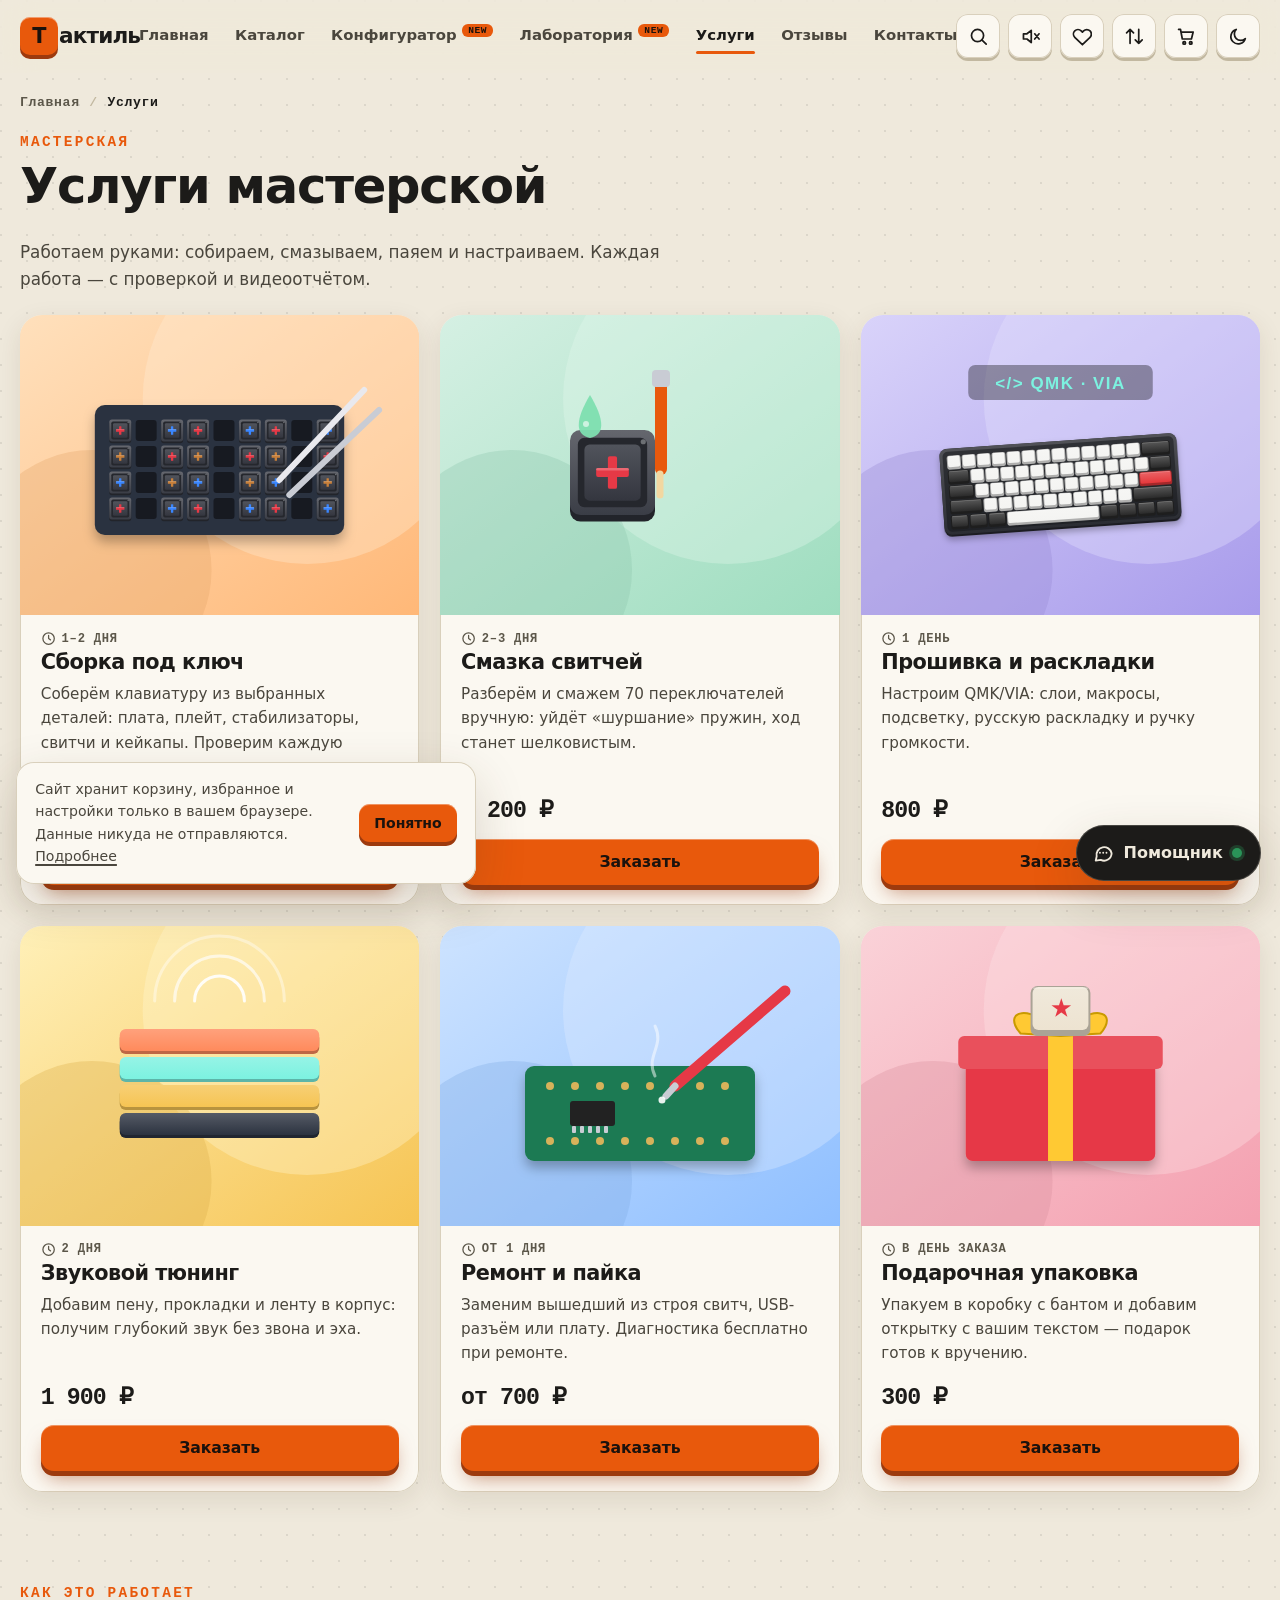
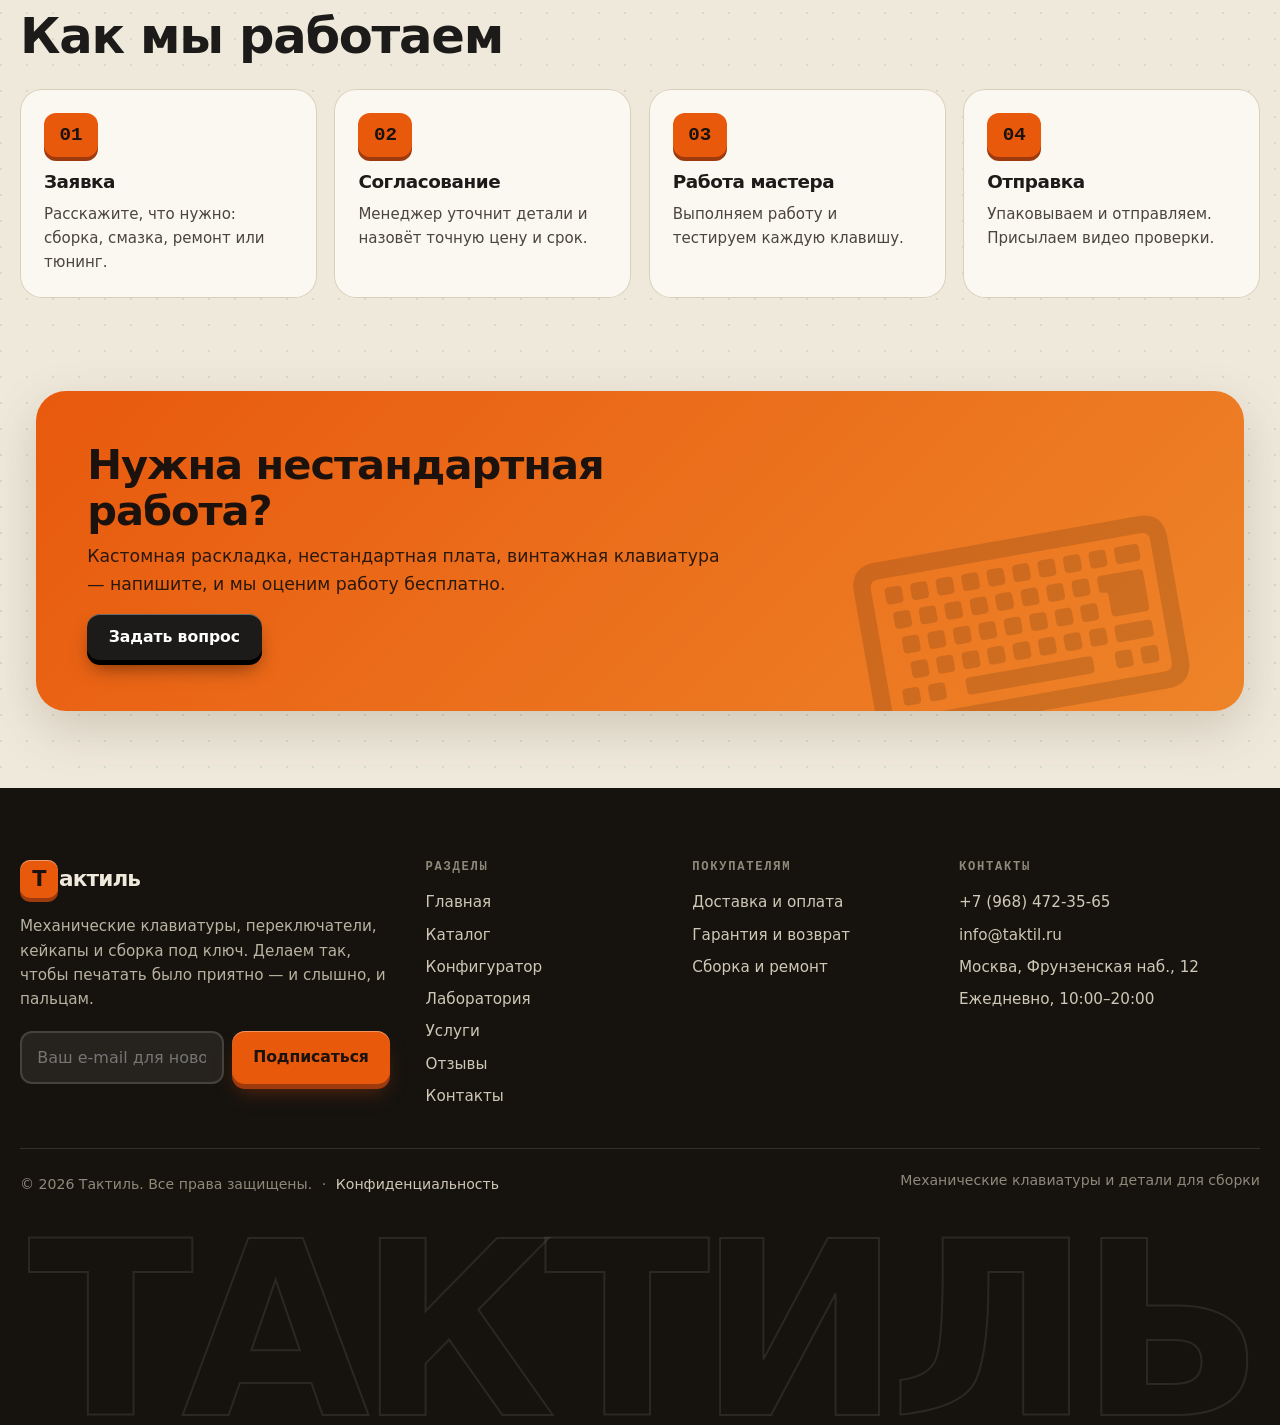
<file: service.html>
<!DOCTYPE html>
<html lang="ru">
<head>
  <meta charset="UTF-8">
  <meta name="viewport" content="width=device-width, initial-scale=1.0, viewport-fit=cover">
  <title>Услуги: сборка, смазка, ремонт клавиатур | Тактиль</title>
  <meta name="description" content="Сборка клавиатуры под ключ, смазка переключателей, прошивка QMK/VIA, звуковой тюнинг и ремонт. Цены и сроки.">
  <meta name="theme-color" content="#EFE9DC" id="metaTheme">
  <meta name="color-scheme" content="light dark">
  <link rel="canonical" href="https://hoglish.github.io/kr1-html-css-shop/service.html">
  <link rel="icon" href="favicon.svg" type="image/svg+xml">
  <link rel="apple-touch-icon" href="images/apple-touch-icon.png">
  <link rel="manifest" href="manifest.webmanifest">
  <meta property="og:type" content="website">
  <meta property="og:site_name" content="Тактиль">
  <meta property="og:locale" content="ru_RU">
  <meta property="og:title" content="Услуги: сборка, смазка, ремонт клавиатур | Тактиль">
  <meta property="og:description" content="Сборка клавиатуры под ключ, смазка переключателей, прошивка QMK/VIA, звуковой тюнинг и ремонт. Цены и сроки.">
  <meta property="og:url" content="https://hoglish.github.io/kr1-html-css-shop/service.html">
  <meta property="og:image" content="https://hoglish.github.io/kr1-html-css-shop/images/og.png">
  <meta name="twitter:card" content="summary_large_image">
  <script>
    (function () {
      var P = '__tactile__:', F = location.protocol === 'file:', t = null;
      function bag() { try { var n = window.name || ''; if (n.indexOf(P) === 0) return JSON.parse(n.slice(P.length)) || {}; } catch (e) {} return {}; }
      function ls() { try { return JSON.parse(localStorage.getItem('tactile:theme')); } catch (e) { return null; } }
      t = F ? (bag().theme || ls()) : (ls() || bag().theme);
      if (t !== 'dark' && t !== 'light') t = matchMedia('(prefers-color-scheme: dark)').matches ? 'dark' : 'light';
      if (t === 'dark') document.documentElement.setAttribute('data-theme', 'dark');
      document.documentElement.classList.add('js');
    })();
  </script>
  <link rel="stylesheet" href="css/style.css">
  <script type="application/ld+json">{"@context": "https://schema.org", "@type": "ItemList", "itemListElement": [{"@type": "Service", "name": "Сборка под ключ", "description": "Соберём клавиатуру из выбранных деталей: плата, плейт, стабилизаторы, свитчи и кейкапы. Проверим каждую клавишу.", "provider": {"@type": "Store", "name": "Тактиль"}, "offers": {"@type": "Offer", "price": 1500, "priceCurrency": "RUB"}}, {"@type": "Service", "name": "Смазка свитчей", "description": "Разберём и смажем 70 переключателей вручную: уйдёт «шуршание» пружин, ход станет шелковистым.", "provider": {"@type": "Store", "name": "Тактиль"}, "offers": {"@type": "Offer", "price": 1200, "priceCurrency": "RUB"}}, {"@type": "Service", "name": "Прошивка и раскладки", "description": "Настроим QMK/VIA: слои, макросы, подсветку, русскую раскладку и ручку громкости.", "provider": {"@type": "Store", "name": "Тактиль"}, "offers": {"@type": "Offer", "price": 800, "priceCurrency": "RUB"}}, {"@type": "Service", "name": "Звуковой тюнинг", "description": "Добавим пену, прокладки и ленту в корпус: получим глубокий звук без звона и эха.", "provider": {"@type": "Store", "name": "Тактиль"}, "offers": {"@type": "Offer", "price": 1900, "priceCurrency": "RUB"}}, {"@type": "Service", "name": "Ремонт и пайка", "description": "Заменим вышедший из строя свитч, USB-разъём или плату. Диагностика бесплатно при ремонте.", "provider": {"@type": "Store", "name": "Тактиль"}, "offers": {"@type": "Offer", "price": 700, "priceCurrency": "RUB"}}, {"@type": "Service", "name": "Подарочная упаковка", "description": "Упакуем в коробку с бантом и добавим открытку с вашим текстом — подарок готов к вручению.", "provider": {"@type": "Store", "name": "Тактиль"}, "offers": {"@type": "Offer", "price": 300, "priceCurrency": "RUB"}}]}</script><script type="application/ld+json">{"@context": "https://schema.org", "@type": "BreadcrumbList", "itemListElement": [{"@type": "ListItem", "position": 1, "name": "Главная", "item": "https://hoglish.github.io/kr1-html-css-shop/"}, {"@type": "ListItem", "position": 2, "name": "Услуги", "item": "https://hoglish.github.io/kr1-html-css-shop/service.html"}]}</script>
  
  <meta name="robots" content="index, follow, max-image-preview:large, max-snippet:-1, max-video-preview:-1">
  <meta name="author" content="Тактиль">
  <meta name="twitter:title" content="Услуги: сборка, смазка, ремонт клавиатур | Тактиль">
  <meta name="twitter:description" content="Сборка клавиатуры под ключ, смазка переключателей, прошивка QMK/VIA, звуковой тюнинг и ремонт. Цены и сроки.">
  <meta name="twitter:image" content="https://hoglish.github.io/kr1-html-css-shop/images/og.png">
  <meta name="twitter:image:alt" content="Механическая клавиатура Тактиль — иллюстрация на фоне магазина">
  <meta property="og:image:width" content="1200">
  <meta property="og:image:height" content="630">
  <meta property="og:image:alt" content="Механическая клавиатура Тактиль — иллюстрация на фоне магазина">
  <link rel="alternate" hreflang="ru" href="https://hoglish.github.io/kr1-html-css-shop/service.html">
  <link rel="alternate" hreflang="x-default" href="https://hoglish.github.io/kr1-html-css-shop/service.html">
  <link rel="sitemap" type="application/xml" title="Карта сайта" href="sitemap.xml">
</head>
<body class="" data-page="service">
  <svg xmlns="http://www.w3.org/2000/svg" class="sprite" aria-hidden="true" focusable="false" width="0" height="0"><symbol id="i-heart" viewBox="0 0 24 24"><path d="M20.8 5.6a5.2 5.2 0 0 0-7.4 0L12 7l-1.4-1.4a5.2 5.2 0 0 0-7.4 7.4L12 21.6l8.8-8.6a5.2 5.2 0 0 0 0-7.4z"/></symbol><symbol id="i-cart" viewBox="0 0 24 24"><path d="M3 4h2.2l2.1 11h10.5l2-8H6.3"/><circle cx="9.5" cy="19.5" r="1.5"/><circle cx="17" cy="19.5" r="1.5"/></symbol><symbol id="i-search" viewBox="0 0 24 24"><circle cx="11" cy="11" r="7"/><path d="m21 21-4.8-4.8"/></symbol><symbol id="i-sun" viewBox="0 0 24 24"><circle cx="12" cy="12" r="4"/><path d="M12 2v2.5M12 19.5V22M2 12h2.5M19.5 12H22M4.9 4.9l1.8 1.8M17.3 17.3l1.8 1.8M4.9 19.1l1.8-1.8M17.3 6.7l1.8-1.8"/></symbol><symbol id="i-moon" viewBox="0 0 24 24"><path d="M20 14.5A8.5 8.5 0 1 1 9.5 4a6.6 6.6 0 0 0 10.5 10.5z"/></symbol><symbol id="i-sound-on" viewBox="0 0 24 24"><path d="M4 9v6h4l5 4V5L8 9H4z"/><path d="M16.5 9a4 4 0 0 1 0 6M19 6.5a8 8 0 0 1 0 11"/></symbol><symbol id="i-sound-off" viewBox="0 0 24 24"><path d="M4 9v6h4l5 4V5L8 9H4z"/><path d="m17 9 5 6m0-6-5 6"/></symbol><symbol id="i-compare" viewBox="0 0 24 24"><path d="M7 4v16M3 8l4-4 4 4M17 20V4m-4 12 4 4 4-4"/></symbol><symbol id="i-close" viewBox="0 0 24 24"><path d="M6 6l12 12M18 6 6 18"/></symbol><symbol id="i-arrow-right" viewBox="0 0 24 24"><path d="M5 12h14m-6-6 6 6-6 6"/></symbol><symbol id="i-arrow-up" viewBox="0 0 24 24"><path d="M12 19V5m-6 6 6-6 6 6"/></symbol><symbol id="i-check" viewBox="0 0 24 24"><path d="m5 12.5 4.5 4.5L19 7"/></symbol><symbol id="i-trash" viewBox="0 0 24 24"><path d="M4 7h16M10 11v6M14 11v6M6 7l1 13h10l1-13M9 7V4h6v3"/></symbol><symbol id="i-plus" viewBox="0 0 24 24"><path d="M12 5v14M5 12h14"/></symbol><symbol id="i-minus" viewBox="0 0 24 24"><path d="M5 12h14"/></symbol><symbol id="i-star" viewBox="0 0 24 24"><path d="m12 3 2.7 5.6 6.1.9-4.4 4.3 1 6.1L12 17l-5.4 2.9 1-6.1L3.2 9.5l6.1-.9z"/></symbol><symbol id="i-truck" viewBox="0 0 24 24"><path d="M2 6h11v10H2zM13 10h4.5L21 13.5V16h-8"/><circle cx="6.5" cy="18.5" r="1.8"/><circle cx="17" cy="18.5" r="1.8"/></symbol><symbol id="i-shield" viewBox="0 0 24 24"><path d="M12 3 4 6v6c0 5 3.5 8 8 9 4.5-1 8-4 8-9V6l-8-3z"/><path d="m8.5 12 2.5 2.5L15.5 10"/></symbol><symbol id="i-refresh" viewBox="0 0 24 24"><path d="M20 11a8 8 0 0 0-14-4M4 4v4h4M4 13a8 8 0 0 0 14 4M20 20v-4h-4"/></symbol><symbol id="i-wrench" viewBox="0 0 24 24"><path d="M14.7 6.3a4 4 0 0 0 5 5L21 17l-4 4-5.7-5.7a4 4 0 0 1-5-5L9 11 11 9z"/></symbol><symbol id="i-bolt" viewBox="0 0 24 24"><path d="M13 2 4 14h7l-1 8 9-12h-7z"/></symbol><symbol id="i-headset" viewBox="0 0 24 24"><path d="M4 14v-2a8 8 0 0 1 16 0v2"/><rect x="3" y="14" width="4" height="6" rx="1.5"/><rect x="17" y="14" width="4" height="6" rx="1.5"/><path d="M19 20a4 4 0 0 1-4 2h-2"/></symbol><symbol id="i-gift" viewBox="0 0 24 24"><rect x="3" y="8" width="18" height="4" rx="1"/><path d="M5 12v8h14v-8M12 8v12M12 8C10 3 6 4 7.500 7M12 8c2-5 6-4 4.500-1"/></symbol><symbol id="i-copy" viewBox="0 0 24 24"><rect x="9" y="9" width="11" height="11" rx="2"/><path d="M5 15V6a2 2 0 0 1 2-2h8"/></symbol><symbol id="i-share" viewBox="0 0 24 24"><circle cx="6" cy="12" r="2.5"/><circle cx="18" cy="6" r="2.5"/><circle cx="18" cy="18" r="2.5"/><path d="m8.2 10.8 7.600-3.600m-7.600 6 7.600 3.600"/></symbol><symbol id="i-dice" viewBox="0 0 24 24"><rect x="4" y="4" width="16" height="16" rx="3.500"/><circle cx="9" cy="9" r="1" fill="currentColor"/><circle cx="15" cy="9" r="1" fill="currentColor"/><circle cx="12" cy="12" r="1" fill="currentColor"/><circle cx="9" cy="15" r="1" fill="currentColor"/><circle cx="15" cy="15" r="1" fill="currentColor"/></symbol><symbol id="i-save" viewBox="0 0 24 24"><path d="M5 4h11l3 3v13H5z"/><path d="M8 4v5h7V4M8 20v-6h8v6"/></symbol><symbol id="i-keyboard" viewBox="0 0 24 24"><rect x="2.500" y="6" width="19" height="12" rx="2.500"/><path d="M6 10h.01M9 10h.01M12 10h.01M15 10h.01M18 10h.01M7 14h10"/></symbol><symbol id="i-pin" viewBox="0 0 24 24"><path d="M12 21s7-6.100 7-11.500A7 7 0 0 0 5 9.500C5 14.900 12 21 12 21z"/><circle cx="12" cy="9.500" r="2.500"/></symbol><symbol id="i-phone" viewBox="0 0 24 24"><path d="M5 4h4l2 5-2.500 1.500a11 11 0 0 0 5 5L15 13l5 2v4a2 2 0 0 1-2 2A16 16 0 0 1 3 6a2 2 0 0 1 2-2z"/></symbol><symbol id="i-mail" viewBox="0 0 24 24"><rect x="3" y="5" width="18" height="14" rx="2"/><path d="m3.500 7 8.500 6 8.500-6"/></symbol><symbol id="i-clock" viewBox="0 0 24 24"><circle cx="12" cy="12" r="9"/><path d="M12 7v5l3 2"/></symbol><symbol id="i-filter" viewBox="0 0 24 24"><path d="M4 5h16l-6 8v6l-4-2v-4z"/></symbol><symbol id="i-grid" viewBox="0 0 24 24"><rect x="4" y="4" width="7" height="7" rx="1.500"/><rect x="13" y="4" width="7" height="7" rx="1.500"/><rect x="4" y="13" width="7" height="7" rx="1.500"/><rect x="13" y="13" width="7" height="7" rx="1.500"/></symbol><symbol id="i-list" viewBox="0 0 24 24"><path d="M8 6h13M8 12h13M8 18h13M3.500 6h.01M3.500 12h.01M3.500 18h.01"/></symbol><symbol id="i-menu" viewBox="0 0 24 24"><path d="M4 7h16M4 12h16M4 17h16"/></symbol><symbol id="i-sparkle" viewBox="0 0 24 24"><path d="M12 3l1.800 5.200L19 10l-5.200 1.800L12 17l-1.800-5.200L5 10l5.200-1.800zM19 16l.8 2.200L22 19l-2.200.8L19 22l-.8-2.200L16 19l2.200-.8z"/></symbol><symbol id="i-play" viewBox="0 0 24 24"><path d="M7 4.500v15l12-7.500z"/></symbol><symbol id="i-reset" viewBox="0 0 24 24"><path d="M4 12a8 8 0 1 0 3-6.200M4 4v5h5"/></symbol><symbol id="i-trophy" viewBox="0 0 24 24"><path d="M8 4h8v6a4 4 0 0 1-8 0zM8 6H4v1a4 4 0 0 0 4 4M16 6h4v1a4 4 0 0 1-4 4M12 14v4M8 20h8"/></symbol><symbol id="i-target" viewBox="0 0 24 24"><circle cx="12" cy="12" r="9"/><circle cx="12" cy="12" r="5"/><circle cx="12" cy="12" r="1" fill="currentColor"/></symbol><symbol id="i-tag" viewBox="0 0 24 24"><path d="M3 12V4h8l10 10-8 8z"/><circle cx="7.500" cy="8.500" r="1.200"/></symbol><symbol id="i-box" viewBox="0 0 24 24"><path d="M3 7.500 12 3l9 4.500v9L12 21l-9-4.500z"/><path d="M3 7.500 12 12l9-4.500M12 12v9"/></symbol><symbol id="i-sliders" viewBox="0 0 24 24"><path d="M4 7h10M18 7h2M4 17h2M10 17h10M14 4v6M6 14v6"/></symbol><symbol id="i-waves" viewBox="0 0 24 24"><path d="M2 12c2.500-4 4.500-4 7 0s4.500 4 7 0 3-3 6-2M2 18c2.500-4 4.500-4 7 0s4.500 4 7 0 3-3 6-2M2 6c2.500-4 4.500-4 7 0s4.500 4 7 0 3-3 6-2"/></symbol></svg>
  <a class="skip-link" href="#main">Перейти к содержимому</a>
  <div class="progress-bar" id="scrollProgress" aria-hidden="true"><i></i></div>
  <header class="header" id="header">
    <div class="header__container">
      <a href="index.html" class="logo" aria-label="Тактиль — на главную"><span class="logo__key" aria-hidden="true">Т</span><span class="logo__text">актиль</span></a>
      <nav class="nav" id="nav" aria-label="Основная навигация">
        <ul class="nav__list">
<li class="nav__item"><a href="index.html" class="nav__link">Главная</a></li>
<li class="nav__item"><a href="catalog.html" class="nav__link">Каталог</a></li>
<li class="nav__item"><a href="configurator.html" class="nav__link">Конфигуратор <span class="nav__new">new</span></a></li>
<li class="nav__item"><a href="lab.html" class="nav__link">Лаборатория <span class="nav__new">new</span></a></li>
<li class="nav__item"><a href="service.html" class="nav__link nav__link--active" aria-current="page">Услуги</a></li>
<li class="nav__item"><a href="review.html" class="nav__link">Отзывы</a></li>
<li class="nav__item"><a href="contacts.html" class="nav__link">Контакты</a></li>
        </ul>
        <div class="nav__extra">
          <button class="button button--secondary" type="button" data-open-fav><svg class="icon " aria-hidden="true" focusable="false"><use href="#i-heart"></use></svg> Избранное</button>
          <button class="button button--secondary" type="button" data-open-compare><svg class="icon " aria-hidden="true" focusable="false"><use href="#i-compare"></use></svg> Сравнение</button>
          <button class="button button--secondary" type="button" data-sound-toggle aria-pressed="false"><svg class="icon is-off" aria-hidden="true" focusable="false"><use href="#i-sound-off"></use></svg><svg class="icon is-on" aria-hidden="true" focusable="false"><use href="#i-sound-on"></use></svg> Звук</button>
        </div>
      </nav>
      <div class="header__tools">
        <button class="icon-btn" type="button" data-open-palette aria-label="Поиск по сайту (Ctrl+K)" title="Поиск (Ctrl+K)"><svg class="icon " aria-hidden="true" focusable="false"><use href="#i-search"></use></svg></button>
        <button class="icon-btn icon-btn--extra" type="button" data-sound-toggle aria-pressed="false" aria-label="Звук клавиш" title="Звук клавиш"><svg class="icon is-off" aria-hidden="true" focusable="false"><use href="#i-sound-off"></use></svg><svg class="icon is-on" aria-hidden="true" focusable="false"><use href="#i-sound-on"></use></svg></button>
        <button class="icon-btn icon-btn--extra" type="button" data-open-fav aria-label="Избранное" title="Избранное"><svg class="icon " aria-hidden="true" focusable="false"><use href="#i-heart"></use></svg><span class="badge" data-count="fav" hidden>0</span></button>
        <button class="icon-btn icon-btn--extra" type="button" data-open-compare aria-label="Сравнение" title="Сравнение"><svg class="icon " aria-hidden="true" focusable="false"><use href="#i-compare"></use></svg><span class="badge" data-count="compare" hidden>0</span></button>
        <button class="icon-btn icon-btn--cart" type="button" data-open-cart aria-label="Корзина" title="Корзина"><svg class="icon " aria-hidden="true" focusable="false"><use href="#i-cart"></use></svg><span class="badge" data-count="cart" hidden>0</span></button>
        <button class="theme-toggle icon-btn" id="themeToggle" type="button" aria-label="Переключить тему" aria-pressed="false"><svg class="icon theme-toggle__moon" aria-hidden="true" focusable="false"><use href="#i-moon"></use></svg><svg class="icon theme-toggle__sun" aria-hidden="true" focusable="false"><use href="#i-sun"></use></svg></button>
        <button class="burger icon-btn" id="burger" type="button" aria-label="Меню" aria-expanded="false" aria-controls="nav"><span></span><span></span><span></span></button>
      </div>
    </div>
  </header>

  <main id="main">
    <nav class="breadcrumbs" aria-label="Хлебные крошки"><a href="index.html">Главная</a><span aria-current="page">Услуги</span></nav>
    <section class="service-layout">
      <section class="catalog-service">
        <h1 class="section__title" data-kicker="Мастерская">Услуги мастерской</h1>
        <p class="catalog-products__lead">Работаем руками: собираем, смазываем, паяем и настраиваем. Каждая работа — с проверкой и видеоотчётом.</p>
        <h2 class="visually-hidden">Список услуг</h2>
        <div class="service-grid">
          <article class="service-card" data-id="assembly">
            <img src="images/services/assembly.svg" alt="Сборка под ключ" class="service-card__image" width="800" height="600" loading="lazy" decoding="async">
            <p class="service-card__time"><svg class="icon " aria-hidden="true" focusable="false"><use href="#i-clock"></use></svg> 1–2 дня</p>
            <h3 class="service-card__title">Сборка под ключ</h3>
            <p class="service-card__description">Соберём клавиатуру из выбранных деталей: плата, плейт, стабилизаторы, свитчи и кейкапы. Проверим каждую клавишу.</p>
            <p class="service-card__price">1 500 ₽</p>
            <button class="button service-card__button" type="button" data-service="Сборка под ключ">Заказать</button>
          </article>
          <article class="service-card" data-id="lube">
            <img src="images/services/lube.svg" alt="Смазка свитчей" class="service-card__image" width="800" height="600" loading="lazy" decoding="async">
            <p class="service-card__time"><svg class="icon " aria-hidden="true" focusable="false"><use href="#i-clock"></use></svg> 2–3 дня</p>
            <h3 class="service-card__title">Смазка свитчей</h3>
            <p class="service-card__description">Разберём и смажем 70 переключателей вручную: уйдёт «шуршание» пружин, ход станет шелковистым.</p>
            <p class="service-card__price">1 200 ₽</p>
            <button class="button service-card__button" type="button" data-service="Смазка свитчей">Заказать</button>
          </article>
          <article class="service-card" data-id="firmware">
            <img src="images/services/firmware.svg" alt="Прошивка и раскладки" class="service-card__image" width="800" height="600" loading="lazy" decoding="async">
            <p class="service-card__time"><svg class="icon " aria-hidden="true" focusable="false"><use href="#i-clock"></use></svg> 1 день</p>
            <h3 class="service-card__title">Прошивка и раскладки</h3>
            <p class="service-card__description">Настроим QMK/VIA: слои, макросы, подсветку, русскую раскладку и ручку громкости.</p>
            <p class="service-card__price">800 ₽</p>
            <button class="button service-card__button" type="button" data-service="Прошивка и раскладки">Заказать</button>
          </article>
          <article class="service-card" data-id="sound">
            <img src="images/services/sound.svg" alt="Звуковой тюнинг" class="service-card__image" width="800" height="600" loading="lazy" decoding="async">
            <p class="service-card__time"><svg class="icon " aria-hidden="true" focusable="false"><use href="#i-clock"></use></svg> 2 дня</p>
            <h3 class="service-card__title">Звуковой тюнинг</h3>
            <p class="service-card__description">Добавим пену, прокладки и ленту в корпус: получим глубокий звук без звона и эха.</p>
            <p class="service-card__price">1 900 ₽</p>
            <button class="button service-card__button" type="button" data-service="Звуковой тюнинг">Заказать</button>
          </article>
          <article class="service-card" data-id="repair">
            <img src="images/services/repair.svg" alt="Ремонт и пайка" class="service-card__image" width="800" height="600" loading="lazy" decoding="async">
            <p class="service-card__time"><svg class="icon " aria-hidden="true" focusable="false"><use href="#i-clock"></use></svg> от 1 дня</p>
            <h3 class="service-card__title">Ремонт и пайка</h3>
            <p class="service-card__description">Заменим вышедший из строя свитч, USB-разъём или плату. Диагностика бесплатно при ремонте.</p>
            <p class="service-card__price">от 700 ₽</p>
            <button class="button service-card__button" type="button" data-service="Ремонт и пайка">Заказать</button>
          </article>
          <article class="service-card" data-id="gift">
            <img src="images/services/gift.svg" alt="Подарочная упаковка" class="service-card__image" width="800" height="600" loading="lazy" decoding="async">
            <p class="service-card__time"><svg class="icon " aria-hidden="true" focusable="false"><use href="#i-clock"></use></svg> в день заказа</p>
            <h3 class="service-card__title">Подарочная упаковка</h3>
            <p class="service-card__description">Упакуем в коробку с бантом и добавим открытку с вашим текстом — подарок готов к вручению.</p>
            <p class="service-card__price">300 ₽</p>
            <button class="button service-card__button" type="button" data-service="Подарочная упаковка">Заказать</button>
          </article>
        </div>
      </section>
      <section class="section steps-block"><h2 class="section__title" data-kicker="Как это работает">Как мы работаем</h2><ol class="steps"><li class="steps__item reveal"><span class="steps__num">01</span><h3 class="steps__title">Заявка</h3><p>Расскажите, что нужно: сборка, смазка, ремонт или тюнинг.</p></li><li class="steps__item reveal"><span class="steps__num">02</span><h3 class="steps__title">Согласование</h3><p>Менеджер уточнит детали и назовёт точную цену и срок.</p></li><li class="steps__item reveal"><span class="steps__num">03</span><h3 class="steps__title">Работа мастера</h3><p>Выполняем работу и тестируем каждую клавишу.</p></li><li class="steps__item reveal"><span class="steps__num">04</span><h3 class="steps__title">Отправка</h3><p>Упаковываем и отправляем. Присылаем видео проверки.</p></li></ol></section>
      <aside class="info-block"><h2 class="info-block__title">Нужна нестандартная работа?</h2><p class="info-block__text">Кастомная раскладка, нестандартная плата, винтажная клавиатура — напишите, и мы оценим работу бесплатно.</p>
        <div class="hero__actions"><button class="button" type="button" data-service="Консультация по услугам">Задать вопрос</button></div></aside>
    </section>
  </main>

  <footer class="footer" id="contacts">
    <div class="footer__container">
      <div class="footer__brand">
        <a href="index.html" class="logo logo--footer" aria-label="Тактиль"><span class="logo__key" aria-hidden="true">Т</span><span class="logo__text">актиль</span></a>
        <p class="footer__about">Механические клавиатуры, переключатели, кейкапы и сборка под ключ. Делаем так, чтобы печатать было приятно — и слышно, и пальцам.</p>
        <form class="subscribe" id="subscribe-form" novalidate>
          <label class="visually-hidden" for="subscribe-email">Ваш e-mail</label>
          <input class="subscribe__input" id="subscribe-email" name="email" type="email" placeholder="Ваш e-mail для новостей" autocomplete="email" required>
          <button class="button subscribe__button" type="submit">Подписаться</button>
        </form>
      </div>
      <nav class="footer__col" aria-label="Разделы сайта"><h2 class="footer__title">Разделы</h2><ul class="footer__list"><li><a class="footer__link" href="index.html">Главная</a></li><li><a class="footer__link" href="catalog.html">Каталог</a></li><li><a class="footer__link" href="configurator.html">Конфигуратор</a></li><li><a class="footer__link" href="lab.html">Лаборатория</a></li><li><a class="footer__link" href="service.html">Услуги</a></li><li><a class="footer__link" href="review.html">Отзывы</a></li><li><a class="footer__link" href="contacts.html">Контакты</a></li></ul></nav>
      <div class="footer__col"><h2 class="footer__title">Покупателям</h2><ul class="footer__list">
        <li><a class="footer__link" href="index.html#faq">Доставка и оплата</a></li>
        <li><a class="footer__link" href="index.html#faq">Гарантия и возврат</a></li>
        <li><a class="footer__link" href="service.html">Сборка и ремонт</a></li>
        </ul></div>
      <div class="footer__col"><h2 class="footer__title">Контакты</h2><ul class="footer__list footer__contacts">
        <li><a class="footer__link" href="tel:+79684723565">+7 (968) 472-35-65</a></li>
        <li><a class="footer__link" href="mailto:info@taktil.ru">info@taktil.ru</a></li>
        <li>Москва, Фрунзенская наб., 12</li>
        <li>Ежедневно, 10:00–20:00</li>
        </ul></div>
    </div>
    <div class="footer__bottom">
      <p class="footer__copyright">&copy; 2026 Тактиль. Все права защищены. <span class="footer__sep" aria-hidden="true">·</span> <a class="footer__link footer__legal" href="privacy.html">Конфиденциальность</a></p>
      <p class="footer__discipline">Механические клавиатуры и детали для сборки</p>
    </div>
  </footer>

  <dialog class="order-dialog" id="order-dialog" aria-labelledby="order-dialog-title">
    <h2 class="order-dialog__title" id="order-dialog-title">Оформление заявки</h2>
    <form class="order-form" id="order-form" action="#" method="post" novalidate>
      <input id="selected-product" name="selected-product" type="hidden">
      <p class="order-form__selected" id="selected-product-label" hidden></p>
      <div class="form-field"><label class="form-field__label" for="order-name">Имя</label>
        <input class="form-field__input" id="order-name" name="name" type="text" placeholder="Введите ваше имя" minlength="2" autocomplete="given-name" required></div>
      <div class="form-field"><label class="form-field__label" for="order-email">E-mail</label>
        <input class="form-field__input" id="order-email" name="email" type="email" placeholder="example@mail.ru" autocomplete="email" required></div>
      <div class="form-field"><label class="form-field__label" for="order-phone">Телефон</label>
        <input class="form-field__input" id="order-phone" name="phone" type="tel" inputmode="tel" placeholder="+7 (900) 000-00-00" pattern="^\+7 \(\d{3}\) \d{3}-\d{2}-\d{2}$" required>
        <small class="form-field__hint">Формат: +7 (900) 000-00-00</small></div>
      <div class="form-field"><label class="form-field__label" for="order-date">Дата связи</label>
        <input class="form-field__input" id="order-date" name="date" type="date"></div>
      <div class="form-field"><label class="form-field__label" for="order-topic">Тема заявки</label>
        <select class="form-field__select" id="order-topic" name="topic" required>
          <option value="">Выберите тему</option><option value="product">Заказ товара</option><option value="consultation">Консультация по выбору</option>
          <option value="service">Сборка или ремонт</option><option value="delivery">Доставка</option></select></div>
      <div class="form-field"><label class="form-field__label" for="order-comment">Комментарий</label>
        <textarea class="form-field__textarea" id="order-comment" name="comment" rows="3" placeholder="Расскажите, что хотите: звук, бюджет, пожелания"></textarea></div>
      <div class="form-field form-field--checkbox"><label class="form-field__checkbox-label">
        <input class="form-field__checkbox" id="order-agreement" name="agreement" type="checkbox" required>
        Я согласен на обработку данных (<a href="privacy.html" target="_blank" rel="noopener">подробнее</a>)</label></div>
      <div class="form-actions">
        <button class="button button--ghost form-actions__button" type="button" data-reset>Очистить</button>
        <button class="button button--secondary form-actions__button" type="button" id="close-order-dialog">Закрыть</button>
        <button class="button form-actions__button" type="submit">Отправить заявку</button>
      </div>
    </form>
  </dialog>
  <p class="success-message" id="success-message" role="status" hidden>Форма успешно отправлена! Мы свяжемся с вами в ближайшее время.</p>
  <button class="scroll-to-top" id="scrollToTop" type="button" aria-label="Наверх" title="Наверх"><span class="mouse" aria-hidden="true"><svg class="mouse__svg" viewBox="0 -16 44 82" focusable="false"><path class="mouse__cable" d="M22 3C22 -8 10 -6 10 -16"/><path class="mouse__body" d="M22 3c10.5 0 18 7 18 17v24c0 10-7.500 18-18 18S4 54 4 44V20C4 10 11.500 3 22 3z"/><path class="mouse__btn" d="M22 3C11.500 3 4 10 4 20v8h18z"/><path class="mouse__sep" d="M4 29h36M22 3v26"/><rect class="mouse__wheel" x="19" y="9" width="6" height="12" rx="3"/><path class="mouse__arrow" d="M15 46l7-7 7 7"/></svg></span></button>
  <noscript><p class="noscript">Для корзины, конфигуратора и лаборатории включите JavaScript. Каталог и контакты доступны и без него.</p></noscript>
  <script src="js/data.js" defer></script>
  <script src="js/main.js" defer></script>
  <script src="js/chat.js" defer></script>
  
</body>
</html>
</file>
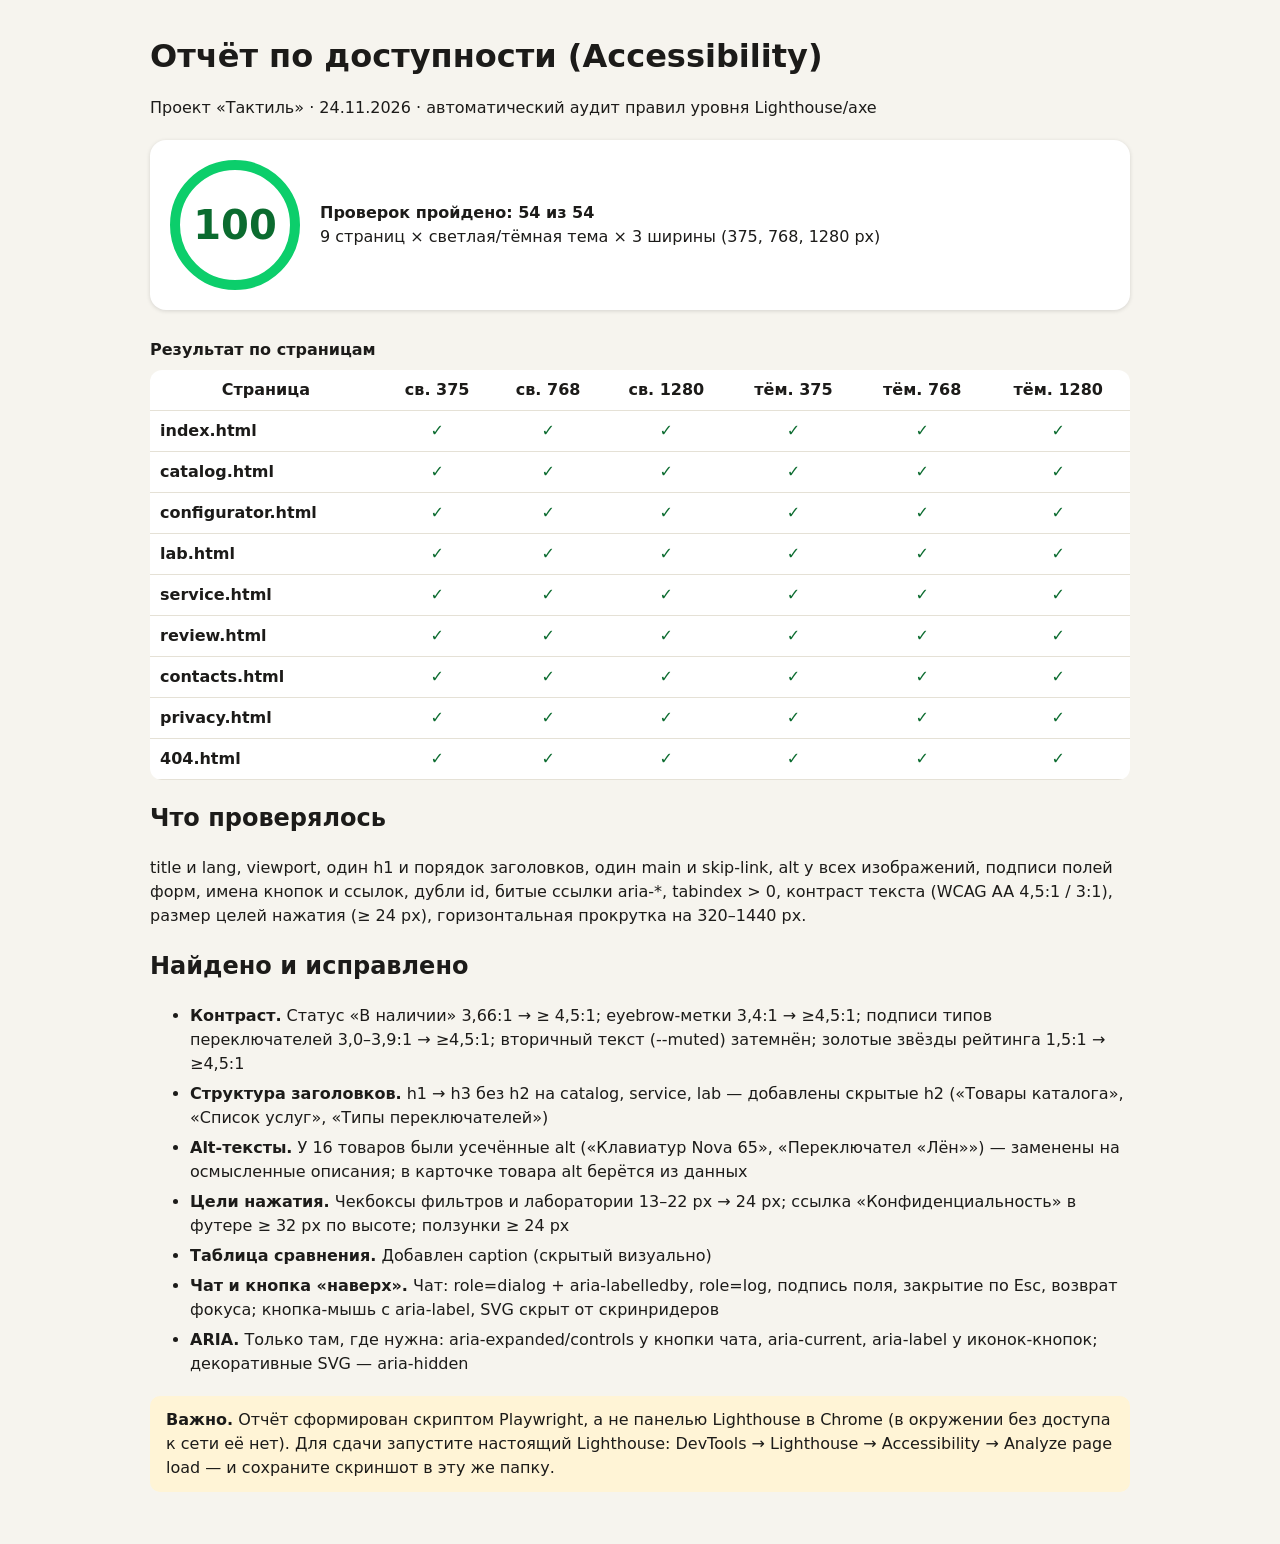
<file: lighthouse/accessibility-report.html>
<!doctype html><html lang="ru"><head><meta charset="utf-8"><meta name="viewport" content="width=device-width,initial-scale=1"><title>Отчёт A11y — Тактиль</title><style>
body{font:16px/1.5 system-ui,sans-serif;margin:0;background:#f6f4ee;color:#1c1b19}main{max-width:980px;margin:0 auto;padding:32px 20px}
h1{margin:0 0 4px}.score{display:flex;gap:20px;align-items:center;margin:20px 0;padding:20px;background:#fff;border-radius:16px;box-shadow:0 1px 4px #0002}
.ring{width:110px;height:110px;border-radius:50%;display:grid;place-items:center;font:800 40px system-ui;color:#0b6b2f;border:10px solid #0cce6b}
table{border-collapse:collapse;width:100%;background:#fff;border-radius:12px;overflow:hidden}th,td{padding:8px 10px;border-bottom:1px solid #e5e1d6;text-align:center}th[scope=row],caption{text-align:left}
.ok{color:#0b6b2f;font-weight:800}.bad{color:#b00020;font-weight:800}caption{padding:8px 0;font-weight:700}.note{background:#fff4d6;padding:12px 16px;border-radius:10px;margin:20px 0}li{margin:6px 0}</style></head><body><main>
<h1>Отчёт по доступности (Accessibility)</h1><p>Проект «Тактиль» · 24.11.2026 · автоматический аудит правил уровня Lighthouse/axe</p>
<div class="score"><div class="ring" aria-label="Оценка 100 из 100">100</div><div><strong>Проверок пройдено: 54 из 54</strong><br>9 страниц × светлая/тёмная тема × 3 ширины (375, 768, 1280 px)</div></div>
<table><caption>Результат по страницам</caption><thead><tr><th scope="col">Страница</th><th scope="col">св. 375</th><th scope="col">св. 768</th><th scope="col">св. 1280</th><th scope="col">тём. 375</th><th scope="col">тём. 768</th><th scope="col">тём. 1280</th></tr></thead><tbody><tr><th scope="row">index.html</th><td class="ok">✓</td><td class="ok">✓</td><td class="ok">✓</td><td class="ok">✓</td><td class="ok">✓</td><td class="ok">✓</td></tr><tr><th scope="row">catalog.html</th><td class="ok">✓</td><td class="ok">✓</td><td class="ok">✓</td><td class="ok">✓</td><td class="ok">✓</td><td class="ok">✓</td></tr><tr><th scope="row">configurator.html</th><td class="ok">✓</td><td class="ok">✓</td><td class="ok">✓</td><td class="ok">✓</td><td class="ok">✓</td><td class="ok">✓</td></tr><tr><th scope="row">lab.html</th><td class="ok">✓</td><td class="ok">✓</td><td class="ok">✓</td><td class="ok">✓</td><td class="ok">✓</td><td class="ok">✓</td></tr><tr><th scope="row">service.html</th><td class="ok">✓</td><td class="ok">✓</td><td class="ok">✓</td><td class="ok">✓</td><td class="ok">✓</td><td class="ok">✓</td></tr><tr><th scope="row">review.html</th><td class="ok">✓</td><td class="ok">✓</td><td class="ok">✓</td><td class="ok">✓</td><td class="ok">✓</td><td class="ok">✓</td></tr><tr><th scope="row">contacts.html</th><td class="ok">✓</td><td class="ok">✓</td><td class="ok">✓</td><td class="ok">✓</td><td class="ok">✓</td><td class="ok">✓</td></tr><tr><th scope="row">privacy.html</th><td class="ok">✓</td><td class="ok">✓</td><td class="ok">✓</td><td class="ok">✓</td><td class="ok">✓</td><td class="ok">✓</td></tr><tr><th scope="row">404.html</th><td class="ok">✓</td><td class="ok">✓</td><td class="ok">✓</td><td class="ok">✓</td><td class="ok">✓</td><td class="ok">✓</td></tr></tbody></table>
<h2>Что проверялось</h2><p>title и lang, viewport, один h1 и порядок заголовков, один main и skip-link, alt у всех изображений, подписи полей форм, имена кнопок и ссылок, дубли id, битые ссылки aria-*, tabindex &gt; 0, контраст текста (WCAG AA 4,5:1 / 3:1), размер целей нажатия (≥ 24 px), горизонтальная прокрутка на 320–1440 px.</p>
<h2>Найдено и исправлено</h2><ul><li><strong>Контраст.</strong> Статус «В наличии» 3,66:1 → ≥ 4,5:1; eyebrow-метки 3,4:1 → ≥4,5:1; подписи типов переключателей 3,0–3,9:1 → ≥4,5:1; вторичный текст (--muted) затемнён; золотые звёзды рейтинга 1,5:1 → ≥4,5:1</li><li><strong>Структура заголовков.</strong> h1 → h3 без h2 на catalog, service, lab — добавлены скрытые h2 («Товары каталога», «Список услуг», «Типы переключателей»)</li><li><strong>Alt-тексты.</strong> У 16 товаров были усечённые alt («Клавиатур Nova 65», «Переключател «Лён»») — заменены на осмысленные описания; в карточке товара alt берётся из данных</li><li><strong>Цели нажатия.</strong> Чекбоксы фильтров и лаборатории 13–22 px → 24 px; ссылка «Конфиденциальность» в футере ≥ 32 px по высоте; ползунки ≥ 24 px</li><li><strong>Таблица сравнения.</strong> Добавлен caption (скрытый визуально)</li><li><strong>Чат и кнопка «наверх».</strong> Чат: role=dialog + aria-labelledby, role=log, подпись поля, закрытие по Esc, возврат фокуса; кнопка-мышь с aria-label, SVG скрыт от скринридеров</li><li><strong>ARIA.</strong> Только там, где нужна: aria-expanded/controls у кнопки чата, aria-current, aria-label у иконок-кнопок; декоративные SVG — aria-hidden</li></ul>
<div class="note"><strong>Важно.</strong> Отчёт сформирован скриптом Playwright, а не панелью Lighthouse в Chrome (в окружении без доступа к сети её нет). Для сдачи запустите настоящий Lighthouse: DevTools → Lighthouse → Accessibility → Analyze page load — и сохраните скриншот в эту же папку.</div>
</main></body></html>
</file>
<file: css/style.css>
/* ==========================================================================
   Тактиль — магазин механических клавиатур
   Чистый CSS, без библиотек и фреймворков. Методология: BEM.
   Темы: светлая (по умолчанию) и тёмная — html[data-theme="dark"].
   ========================================================================== */

/* -------------------------------------------------------------------------
   1. Токены
   ------------------------------------------------------------------------- */
:root {
  --bg: #efe9dc;
  --bg-2: #e7dfcf;
  --surface: #fbf8f1;
  --surface-2: #f4efe3;
  --ink: #1c1b19;
  --ink-2: #4a463d;
  --muted: #5c574a;
  --line: #d9d0bc;
  --line-2: #c2b8a0;

  --accent: #e8590c;
  --accent-dark: #9d3a0e;
  --on-accent: #1b120d;
  --teal: #0a8f9c;
  --pink: #f7b2bd;
  --yellow: #f6c453;
  --green: #2a9358;
  --danger: #c93131;

  --stage-1: #ffd9b8;
  --stage-2: #ffb88a;
  --kb-glow: rgba(232, 89, 12, 0.35);

  --radius: 14px;
  --radius-lg: 22px;
  --radius-xl: 30px;
  --shadow-1: 0 1px 0 rgba(255, 255, 255, 0.7) inset, 0 8px 26px rgba(70, 50, 20, 0.1);
  --shadow-2: 0 18px 50px rgba(70, 50, 20, 0.18);
  --glow: 0 0 0 transparent;

  --font-body: ui-sans-serif, system-ui, -apple-system, "Segoe UI", Roboto, "Helvetica Neue", Arial, "Noto Sans", sans-serif;
  --font-mono: ui-monospace, "SF Mono", SFMono-Regular, Menlo, Consolas, "Liberation Mono", monospace;

  --container: 1240px;
  --header-h: 72px;
  --ease: cubic-bezier(0.2, 0.8, 0.2, 1);
  --spring: cubic-bezier(0.34, 1.56, 0.64, 1);
  color-scheme: light;
}

html[data-theme="dark"] {
  --bg: #0b0c11;
  --bg-2: #10121a;
  --surface: #151823;
  --surface-2: #1b1f2e;
  --ink: #eef0f7;
  --ink-2: #bcc1d3;
  --muted: #8f97b0;
  --line: #2a3043;
  --line-2: #3b425d;

  --accent: #ff4fa3;
  --accent-dark: #a81b63;
  --on-accent: #1a0510;
  --teal: #35e0e6;
  --pink: #7c5cff;
  --yellow: #ffc857;
  --green: #3ddc84;
  --danger: #ff6b6b;

  --stage-1: #1b1740;
  --stage-2: #2a1d4f;
  --kb-glow: rgba(255, 79, 163, 0.45);

  --shadow-1: 0 1px 0 rgba(255, 255, 255, 0.05) inset, 0 10px 30px rgba(0, 0, 0, 0.45);
  --shadow-2: 0 24px 70px rgba(0, 0, 0, 0.6);
  --glow: 0 0 40px rgba(255, 79, 163, 0.25);
  color-scheme: dark;
}

/* -------------------------------------------------------------------------
   2. Сброс и база
   ------------------------------------------------------------------------- */
*, *::before, *::after { box-sizing: border-box; }
html { -webkit-text-size-adjust: 100%; scroll-behavior: smooth; scroll-padding-top: calc(var(--header-h) + 16px); }
body {
  margin: 0;
  min-height: 100vh;
  font-family: var(--font-body);
  font-size: 1rem;
  line-height: 1.6;
  color: var(--ink);
  background: var(--bg);
  background-image: radial-gradient(circle at 1px 1px, color-mix(in srgb, var(--ink) 9%, transparent) 1px, transparent 0);
  background-size: 26px 26px;
  overflow-x: hidden;
  -webkit-font-smoothing: antialiased;
  text-rendering: optimizeLegibility;
}
body.is-locked { overflow: hidden; }
img, svg { max-width: 100%; }
img { display: block; height: auto; }
h1, h2, h3, h4 { margin: 0 0 0.6rem; line-height: 1.1; letter-spacing: -0.025em; font-weight: 800; overflow-wrap: break-word; hyphens: auto; }
p { margin: 0 0 1rem; }
ul, ol { margin: 0; padding: 0; list-style: none; }
a { color: inherit; text-decoration-thickness: 2px; text-underline-offset: 3px; }
button, input, select, textarea { font: inherit; color: inherit; }
button { cursor: pointer; }
::selection { background: var(--accent); color: var(--on-accent); }
:focus-visible { outline: 3px solid var(--accent); outline-offset: 3px; border-radius: 6px; }
hr { border: 0; border-top: 1px solid var(--line); margin: 1.5rem 0; }
[hidden] { display: none !important; }

.visually-hidden {
  position: absolute !important; width: 1px; height: 1px; margin: -1px; padding: 0;
  overflow: hidden; clip: rect(0 0 0 0); white-space: nowrap; border: 0;
}
.sprite { position: absolute; width: 0; height: 0; overflow: hidden; }
.icon { width: 1.25em; height: 1.25em; flex: none; vertical-align: -0.2em; fill: none; stroke: currentColor; stroke-width: 2; stroke-linecap: round; stroke-linejoin: round; }
.skip-link {
  position: fixed; left: 1rem; top: -4rem; z-index: 3000; padding: 0.7rem 1rem;
  background: var(--accent); color: var(--on-accent); font-weight: 700; border-radius: 10px; transition: top 0.2s;
}
.skip-link:focus { top: 1rem; }
.noscript { margin: 0; padding: 0.8rem 1rem; text-align: center; background: var(--yellow); color: #1c1b19; font-weight: 600; }

/* -------------------------------------------------------------------------
   3. Типографика и общие компоненты
   ------------------------------------------------------------------------- */
.section { width: min(100% - 2rem, var(--container)); margin: 0 auto; padding: clamp(2.6rem, 6vw, 5rem) 0; }
.section__head { display: flex; align-items: flex-end; justify-content: space-between; gap: 1rem; flex-wrap: wrap; margin-bottom: 1.8rem; }
.section__head .section__title { margin: 0; }
.section__title {
  font-size: clamp(1.6rem, 6.4vw, 3.1rem);
  margin-bottom: 1.6rem;
}
.section__title::before {
  content: attr(data-kicker);
  display: block; margin-bottom: 0.55rem;
  font: 700 0.9rem var(--font-mono); letter-spacing: 0.16em; text-transform: uppercase; color: var(--accent);
}
.section__title:not([data-kicker])::before, .section__title--plain::before { display: none; }
.eyebrow { font: 700 0.78rem var(--font-mono); letter-spacing: 0.16em; text-transform: uppercase; color: var(--accent-dark); margin-bottom: 0.7rem; }
html[data-theme="dark"] .eyebrow { color: var(--accent); }
.link-arrow { display: inline-flex; align-items: center; gap: 0.4rem; font-weight: 700; text-decoration: none; padding: 0.4rem 0; border-bottom: 2px solid var(--accent); transition: gap 0.2s var(--ease); }
.link-arrow:hover { gap: 0.8rem; }
.breadcrumbs { width: min(100% - 2rem, var(--container)); margin: 1.4rem auto 0; display: flex; gap: 0.6rem; align-items: center; font: 600 0.82rem var(--font-mono); letter-spacing: 0.05em; color: var(--muted); }
.breadcrumbs a { text-decoration: none; }
.breadcrumbs a:hover { color: var(--accent); }
.breadcrumbs a::after { content: "/"; margin-left: 0.6rem; color: var(--line-2); }
.breadcrumbs [aria-current] { color: var(--ink); }

/* Прогресс прокрутки */
.progress-bar { position: fixed; inset: 0 0 auto 0; height: 4px; z-index: 2100; pointer-events: none; }
.progress-bar i { display: block; height: 100%; background: linear-gradient(90deg, var(--accent), var(--yellow), var(--teal)); transform-origin: 0 50%; transform: scaleX(0); }

/* -------------------------------------------------------------------------
   4. Кнопки-«клавиши»
   ------------------------------------------------------------------------- */
.button {
  --btn-top: var(--accent);
  --btn-base: var(--accent-dark);
  --btn-ink: var(--on-accent);
  position: relative; display: inline-flex; align-items: center; justify-content: center; gap: 0.55rem;
  padding: 0.8rem 1.35rem; min-height: 46px;
  font-weight: 800; font-size: 0.98rem; line-height: 1.15; letter-spacing: -0.005em; text-decoration: none; text-align: center; text-wrap: balance;
  color: var(--btn-ink); background: var(--btn-top);
  border: 0; border-radius: 13px;
  box-shadow: 0 5px 0 var(--btn-base), 0 12px 20px -6px color-mix(in srgb, var(--btn-base) 55%, transparent), inset 0 1px 0 rgba(255, 255, 255, 0.35);
  transform: translateY(0);
  transition: transform 0.14s var(--ease), box-shadow 0.14s var(--ease), background-color 0.2s;
  user-select: none; -webkit-tap-highlight-color: transparent;
}
.button:hover { transform: translateY(-2px); box-shadow: 0 7px 0 var(--btn-base), 0 16px 24px -6px color-mix(in srgb, var(--btn-base) 60%, transparent), inset 0 1px 0 rgba(255, 255, 255, 0.4); }
.button:active, .button.is-pressed { transform: translateY(4px); box-shadow: 0 1px 0 var(--btn-base), 0 3px 6px -2px color-mix(in srgb, var(--btn-base) 50%, transparent), inset 0 1px 0 rgba(255, 255, 255, 0.25); }
.button--secondary { --btn-top: var(--surface); --btn-base: var(--line-2); --btn-ink: var(--ink); }
html[data-theme="dark"] .button--secondary { --btn-top: var(--surface-2); --btn-base: #090a0f; }
.button--ghost {
  --btn-ink: var(--ink); background: transparent; box-shadow: inset 0 0 0 2px var(--line-2); }
.button--ghost:hover { background: var(--surface-2); box-shadow: inset 0 0 0 2px var(--accent); transform: translateY(-2px); }
.button--ghost:active { transform: translateY(1px); box-shadow: inset 0 0 0 2px var(--accent); }
.button--sm { min-height: 38px; padding: 0.5rem 0.95rem; font-size: 0.88rem; border-radius: 11px; box-shadow: 0 4px 0 var(--btn-base), inset 0 1px 0 rgba(255, 255, 255, 0.35); }
.button--ghost.button--sm { box-shadow: inset 0 0 0 2px var(--line-2); }
.button[disabled], .button[aria-disabled="true"] { opacity: 0.55; pointer-events: none; }

.icon-btn {
  position: relative; display: inline-grid; place-items: center; width: 44px; height: 44px; padding: 0;
  background: var(--surface); color: var(--ink); border: 0; border-radius: 12px;
  box-shadow: 0 3px 0 var(--line-2), inset 0 0 0 1px var(--line);
  transition: transform 0.14s var(--ease), box-shadow 0.14s var(--ease), color 0.2s, background-color 0.2s;
  text-decoration: none; -webkit-tap-highlight-color: transparent;
}
.icon-btn:hover { transform: translateY(-2px); box-shadow: 0 5px 0 var(--line-2), inset 0 0 0 1px var(--accent); color: var(--accent); }
.icon-btn:active { transform: translateY(3px); box-shadow: 0 0 0 var(--line-2), inset 0 0 0 1px var(--accent); }
.icon-btn .icon { width: 1.3rem; height: 1.3rem; }
.icon-btn[aria-pressed="true"] { color: var(--accent); box-shadow: 0 3px 0 var(--line-2), inset 0 0 0 2px var(--accent); }
.badge {
  position: absolute; top: -7px; right: -7px; min-width: 20px; height: 20px; padding: 0 5px; display: grid; place-items: center;
  font: 800 0.7rem var(--font-mono); color: var(--on-accent); background: var(--accent); border-radius: 999px; box-shadow: 0 0 0 2px var(--bg);
}
.badge.is-bump { animation: bump 0.5s var(--spring); }
@keyframes bump { 0% { transform: scale(1); } 40% { transform: scale(1.6); } 100% { transform: scale(1); } }

.chip-btn {
  display: inline-flex; align-items: center; gap: 0.4rem; padding: 0.42rem 0.8rem; min-height: 34px;
  font-weight: 700; font-size: 0.82rem; color: var(--ink-2); background: var(--surface);
  border: 1px solid var(--line-2); border-radius: 999px; transition: all 0.18s var(--ease);
}
.chip-btn:hover { color: var(--ink); border-color: var(--accent); transform: translateY(-1px); }
.chip-btn[aria-pressed="true"] { background: var(--accent); color: var(--on-accent); border-color: var(--accent); }
.chip-btn .icon { width: 1.05em; height: 1.05em; }

.seg { display: inline-flex; gap: 3px; padding: 3px; background: var(--surface-2); border-radius: 12px; box-shadow: inset 0 0 0 1px var(--line); flex-wrap: wrap; }
.seg__btn { padding: 0.4rem 0.8rem; font-weight: 700; font-size: 0.84rem; color: var(--ink-2); background: transparent; border: 0; border-radius: 9px; transition: all 0.18s var(--ease); }
.seg__btn:hover { color: var(--ink); }
.seg__btn.is-active, .seg__btn[aria-pressed="true"] { color: var(--on-accent); background: var(--accent); box-shadow: 0 2px 0 var(--accent-dark); }
.seg--icons .seg__btn { display: grid; place-items: center; width: 36px; height: 34px; padding: 0; }
.seg--themes .seg__btn { width: 30px; height: 30px; padding: 0; border-radius: 50%; border: 2px solid var(--surface); background: var(--sw); box-shadow: 0 0 0 1px var(--line-2); }
.seg--themes .seg__btn.is-active, .seg--themes .seg__btn[aria-pressed="true"] { box-shadow: 0 0 0 2px var(--accent); transform: scale(1.1); background: var(--sw); }

/* -------------------------------------------------------------------------
   5. Шапка
   ------------------------------------------------------------------------- */
.header {
  position: sticky; top: 0; z-index: 2000;
  background: color-mix(in srgb, var(--bg) 78%, transparent);
  -webkit-backdrop-filter: saturate(160%) blur(16px); backdrop-filter: saturate(160%) blur(16px);
  border-bottom: 1px solid transparent; transition: border-color 0.3s, background-color 0.3s, box-shadow 0.3s;
}
.header.is-scrolled { border-bottom-color: var(--line); box-shadow: 0 10px 30px -18px rgba(0, 0, 0, 0.35); }
.header__container { width: min(100% - 2rem, var(--container)); height: var(--header-h); margin: 0 auto; display: flex; align-items: center; gap: 1.2rem; transition: height 0.3s var(--ease); }
.header.is-scrolled .header__container { height: 62px; }
.logo { display: inline-flex; align-items: center; text-decoration: none; font-weight: 900; font-size: 1.35rem; letter-spacing: -0.04em; color: var(--ink); flex: none; }
.logo__key {
  display: inline-grid; place-items: center; width: 38px; height: 38px; margin-right: 1px; border-radius: 10px;
  background: var(--accent); color: var(--on-accent); font-size: 1.3rem; line-height: 1;
  box-shadow: 0 4px 0 var(--accent-dark), inset 0 1px 0 rgba(255, 255, 255, 0.4);
  transition: transform 0.15s var(--spring);
}
.logo:hover .logo__key { transform: translateY(2px) rotate(-6deg); box-shadow: 0 1px 0 var(--accent-dark), inset 0 1px 0 rgba(255, 255, 255, 0.4); }
.nav { flex: 1; min-width: 0; }
.nav__list { display: flex; gap: 0.15rem; justify-content: center; flex-wrap: nowrap; }
.nav__link {
  position: relative; display: inline-flex; align-items: center; gap: 0.35rem; padding: 0.5rem 0.75rem;
  font-weight: 700; font-size: 0.93rem; text-decoration: none; color: var(--ink-2); border-radius: 10px; white-space: nowrap;
  transition: color 0.2s, background-color 0.2s;
}
.nav__link::after { content: ""; position: absolute; left: 0.75rem; right: 0.75rem; bottom: 2px; height: 3px; border-radius: 3px; background: var(--accent); transform: scaleX(0); transform-origin: left; transition: transform 0.3s var(--ease); }
.nav__link:hover { color: var(--ink); background: var(--surface-2); }
.nav__link:hover::after, .nav__link--active::after { transform: scaleX(1); }
.nav__link--active { color: var(--ink); }
.nav__new { padding: 1px 6px; font: 800 0.6rem var(--font-mono); letter-spacing: 0.06em; text-transform: uppercase; color: var(--on-accent); background: var(--accent); border-radius: 6px; transform: translateY(-5px); }
.nav__extra { display: none; }
.header__tools { display: flex; align-items: center; gap: 0.5rem; margin-left: auto; flex: none; }
.burger { display: none; align-content: center; gap: 4px; }
.burger span { display: block; width: 18px; height: 2px; margin: 0 auto; background: currentColor; border-radius: 2px; transition: transform 0.3s var(--ease), opacity 0.2s; }
.burger[aria-expanded="true"] span:nth-child(1) { transform: translateY(6px) rotate(45deg); }
.burger[aria-expanded="true"] span:nth-child(2) { opacity: 0; }
.burger[aria-expanded="true"] span:nth-child(3) { transform: translateY(-6px) rotate(-45deg); }
.theme-toggle .theme-toggle__sun { display: none; }
html[data-theme="dark"] .theme-toggle .theme-toggle__moon { display: none; }
html[data-theme="dark"] .theme-toggle .theme-toggle__sun { display: inline-block; }
.theme-toggle.is-spinning .icon { animation: spin-in 0.6s var(--spring); }
@keyframes spin-in { from { transform: rotate(-200deg) scale(0.2); opacity: 0; } to { transform: none; opacity: 1; } }
[data-sound-toggle] .is-on { display: none; }
[data-sound-toggle][aria-pressed="true"] .is-on { display: inline-block; }
[data-sound-toggle][aria-pressed="true"] .is-off { display: none; }

/* Темы: плавная круговая смена (View Transitions) */
::view-transition-old(root), ::view-transition-new(root) { animation: none; mix-blend-mode: normal; }
::view-transition-old(root) { z-index: 1; }
::view-transition-new(root) { z-index: 2147483646; }
.theme-anim, .theme-anim *, .theme-anim *::before, .theme-anim *::after { transition: background-color 0.45s ease, color 0.45s ease, border-color 0.45s ease, box-shadow 0.45s ease, fill 0.45s ease !important; }

/* -------------------------------------------------------------------------
   6. Формы
   ------------------------------------------------------------------------- */
.form-field { display: flex; flex-direction: column; gap: 0.4rem; margin-bottom: 1rem; position: relative; }
.form-field__label { font-weight: 700; font-size: 0.9rem; }
.form-field__input, .form-field__select, .form-field__textarea,
.filters-form input[type="number"], .catalog-toolbar select, .review-filters__select, .subscribe__input, .palette__input {
  width: 100%; padding: 0.75rem 0.95rem; min-height: 46px;
  color: var(--ink); background: var(--surface); border: 2px solid var(--line); border-radius: 12px;
  transition: border-color 0.2s, box-shadow 0.2s, background-color 0.2s;
}
.form-field__textarea { resize: vertical; min-height: 100px; }
.form-field__input::placeholder, .form-field__textarea::placeholder { color: var(--muted); opacity: 0.8; }
.form-field__input:hover, .form-field__select:hover, .form-field__textarea:hover { border-color: var(--line-2); }
.form-field__input:focus, .form-field__select:focus, .form-field__textarea:focus { outline: none; border-color: var(--accent); box-shadow: 0 0 0 4px color-mix(in srgb, var(--accent) 22%, transparent); }
.form-field.is-invalid .form-field__input, .form-field.is-invalid .form-field__select, .form-field.is-invalid .form-field__textarea { border-color: var(--danger); box-shadow: 0 0 0 4px color-mix(in srgb, var(--danger) 16%, transparent); }
.form-field.is-valid .form-field__input, .form-field.is-valid .form-field__select, .form-field.is-valid .form-field__textarea { border-color: var(--green); }
.form-field__error { color: var(--danger); font-size: 0.84rem; font-weight: 600; margin: 0; min-height: 0; animation: err-in 0.25s var(--ease); }
.form-field__error:empty { display: none; }
@keyframes err-in { from { opacity: 0; transform: translateY(-4px); } to { opacity: 1; transform: none; } }
.form-field__hint { color: var(--muted); font-size: 0.8rem; }
.form-field--checkbox { margin-bottom: 1.2rem; }
.form-field__checkbox-label { display: flex; gap: 0.7rem; align-items: flex-start; font-size: 0.92rem; cursor: pointer; }
.form-field__checkbox { appearance: none; flex: none; width: 24px; height: 24px; margin: 0; display: grid; place-content: center; background: var(--surface); border: 2px solid var(--line-2); border-radius: 7px; box-shadow: 0 3px 0 var(--line-2); transition: all 0.15s var(--ease); cursor: pointer; }
.form-field__checkbox::after { content: ""; width: 12px; height: 7px; border-left: 3px solid var(--on-accent); border-bottom: 3px solid var(--on-accent); transform: rotate(-45deg) scale(0); margin-top: -2px; transition: transform 0.18s var(--spring); }
.form-field__checkbox:checked { background: var(--accent); border-color: var(--accent-dark); box-shadow: 0 1px 0 var(--accent-dark); transform: translateY(2px); }
.form-field__checkbox:checked::after { transform: rotate(-45deg) scale(1); }
.form-actions { display: flex; flex-wrap: wrap; gap: 0.7rem; justify-content: flex-end; margin-top: 0.6rem; }
.form-actions__button { flex: 0 1 auto; }
.success-message {
  position: fixed; left: 50%; bottom: 5.5rem; z-index: 3500; margin: 0; width: max-content; max-width: min(92vw, 520px); padding: 0.9rem 1.3rem;
  font-weight: 700; color: var(--on-accent); background: var(--green); border-radius: 14px; box-shadow: var(--shadow-2);
  transform: translate(-50%, 0); animation: toast-in 0.4s var(--spring);
}
.stars-input { display: inline-flex; flex-direction: row-reverse; gap: 0.15rem; }
.stars-input__radio { position: absolute; opacity: 0; pointer-events: none; }
.stars-input__star { cursor: pointer; color: var(--line-2); transition: color 0.15s, transform 0.2s var(--spring); }
.stars-input__star .icon { width: 2rem; height: 2rem; }
.stars-input__star:hover, .stars-input__star:hover ~ .stars-input__star, .stars-input__radio:checked ~ .stars-input__star { color: var(--yellow); }
.stars-input__star:hover { transform: scale(1.2) rotate(-8deg); }
.stars-input__radio:checked ~ .stars-input__star .icon, .stars-input__star:hover .icon, .stars-input__star:hover ~ .stars-input__star .icon { fill: currentColor; }
.stars-input__radio:focus-visible + .stars-input__star { outline: 3px solid var(--accent); border-radius: 6px; }
.form-field.is-invalid .stars-input { outline: 2px solid var(--danger); outline-offset: 4px; border-radius: 8px; }
.order-form__selected { margin: 0 0 1rem; padding: 0.7rem 1rem; font-weight: 700; background: var(--surface-2); border-left: 4px solid var(--accent); border-radius: 8px; }
/* -------------------------------------------------------------------------
   7. Hero
   ------------------------------------------------------------------------- */
.hero { position: relative; overflow: hidden; padding: clamp(2rem, 5vw, 4.5rem) 0 clamp(2.5rem, 5vw, 4rem); isolation: isolate; }
.hero::before {
  content: ""; position: absolute; inset: -20% -10% auto auto; width: 70%; height: 120%; z-index: -2;
  background: radial-gradient(closest-side, color-mix(in srgb, var(--accent) 26%, transparent), transparent 70%); filter: blur(10px);
}
.hero::after {
  content: ""; position: absolute; left: -15%; bottom: -35%; width: 55%; height: 90%; z-index: -2;
  background: radial-gradient(closest-side, color-mix(in srgb, var(--teal) 20%, transparent), transparent 70%);
}
.hero__bg { position: absolute; inset: 0; z-index: -1; pointer-events: none; }
.hero__cap {
  position: absolute; display: grid; place-items: center; width: 74px; height: 74px; font: 800 1.5rem var(--font-mono);
  color: var(--ink-2); background: var(--surface); border-radius: 16px;
  box-shadow: 0 8px 0 var(--line-2), 0 24px 30px -12px rgba(0, 0, 0, 0.25), inset 0 1px 0 rgba(255, 255, 255, 0.7);
  opacity: 0.9; animation: floaty 9s ease-in-out infinite; translate: calc(var(--px, 0) * var(--depth, 20) * 1px) calc(var(--py, 0) * var(--depth, 20) * 1px);
}
.hero__cap--1 { top: 6%; left: 47%; --depth: 22; transform: rotate(-12deg); }
.hero__cap--2 { top: 70%; left: 44%; width: 96px; --depth: 34; transform: rotate(8deg); animation-delay: -2s; font-size: 1.1rem; }
.hero__cap--3 { top: 10%; right: 4%; --depth: 28; transform: rotate(14deg); animation-delay: -4s; background: var(--accent); color: var(--on-accent); box-shadow: 0 8px 0 var(--accent-dark), 0 24px 30px -12px rgba(0, 0, 0, 0.3); }
.hero__cap--4 { bottom: 6%; right: 7%; --depth: 18; transform: rotate(-9deg); animation-delay: -6s; }
.hero__cap--5 { top: 44%; right: 1%; --depth: 40; transform: rotate(18deg); width: 58px; height: 58px; animation-delay: -1s; }
@keyframes floaty { 0%, 100% { margin-top: 0; } 50% { margin-top: -18px; } }
.hero__inner { width: min(100% - 2rem, var(--container)); margin: 0 auto; display: grid; gap: clamp(1.5rem, 4vw, 3.5rem); align-items: center; grid-template-columns: minmax(0, 0.95fr) minmax(0, 1.05fr); }
.hero__kicker {
  display: inline-flex; align-items: center; gap: 0.6rem; margin-bottom: 1.2rem; padding: 0.4rem 0.9rem 0.4rem 0.7rem;
  font: 700 0.76rem var(--font-mono); letter-spacing: 0.08em; text-transform: uppercase; color: var(--ink-2);
  background: var(--surface); border-radius: 999px; box-shadow: inset 0 0 0 1px var(--line);
}
.hero__dot { width: 9px; height: 9px; border-radius: 50%; background: var(--green); box-shadow: 0 0 0 0 var(--green); animation: pulse 2s infinite; }
@keyframes pulse { 0% { box-shadow: 0 0 0 0 color-mix(in srgb, var(--green) 70%, transparent); } 70% { box-shadow: 0 0 0 9px transparent; } 100% { box-shadow: 0 0 0 0 transparent; } }
.hero__title { font-size: clamp(2.6rem, 5.6vw, 4.8rem); line-height: 0.98; letter-spacing: -0.045em; margin-bottom: 1.3rem; }
.hero__accent {
  position: relative; display: inline; color: inherit;
  background: linear-gradient(transparent 62%, color-mix(in srgb, var(--accent) 65%, transparent) 62%, color-mix(in srgb, var(--accent) 65%, transparent) 92%, transparent 92%) no-repeat 0 0 / 0% 100%;
  animation: mark 0.9s 0.5s var(--ease) forwards;
}
@keyframes mark { to { background-size: 100% 100%; } }
.hero__text { max-width: 34rem; font-size: clamp(1.02rem, 1.6vw, 1.2rem); color: var(--ink-2); margin-bottom: 1.8rem; }
.hero__actions { display: flex; flex-wrap: wrap; gap: 0.9rem; align-items: center; }
.hero__stats { display: flex; flex-wrap: wrap; gap: 0.6rem 2.2rem; margin-top: 2.4rem; }
.hero__stat { display: flex; flex-direction: column; }
.hero__stat strong { font: 800 clamp(1.7rem, 3vw, 2.3rem) var(--font-mono); letter-spacing: -0.04em; }
.hero__stat span { font-size: 0.84rem; color: var(--muted); }
.hero__stage {
  position: relative; padding: clamp(0.9rem, 2vw, 1.5rem); border-radius: var(--radius-xl);
  background: linear-gradient(150deg, var(--stage-1), var(--stage-2)); box-shadow: var(--shadow-2), var(--glow); overflow: hidden;
}
.hero__stage::before { content: ""; position: absolute; inset: 0; background: radial-gradient(60% 60% at 80% 0%, rgba(255, 255, 255, 0.4), transparent 70%); pointer-events: none; }
.hero__screen {
  position: relative; display: flex; align-items: center; gap: 0.8rem; margin: 0 0 1rem; padding: 0.75rem 1rem; min-height: 52px;
  font: 600 1.02rem var(--font-mono); color: #d6ffe9; background: #12151c; border-radius: 14px; box-shadow: inset 0 2px 8px rgba(0, 0, 0, 0.6);
  overflow: hidden; white-space: nowrap;
}
.hero__screen-dots { display: inline-flex; gap: 5px; flex: none; }
.hero__screen-dots i { width: 9px; height: 9px; border-radius: 50%; background: #ff5f57; }
.hero__screen-dots i:nth-child(2) { background: #febc2e; }
.hero__screen-dots i:nth-child(3) { background: #28c840; }
.hero__typed { overflow: hidden; white-space: pre; }
.hero__caret { width: 9px; height: 1.2em; background: #8cffc0; animation: blink 1s steps(2) infinite; flex: none; }
@keyframes blink { 50% { opacity: 0; } }
.hero__board { outline-offset: 4px; border-radius: 22px; }
.hero__toolbar { position: relative; display: flex; flex-wrap: wrap; gap: 0.6rem; align-items: center; justify-content: space-between; margin-top: 1rem; }
.hero__stage .chip-btn, .hero__stage .seg { background: rgba(255, 255, 255, 0.72); color: #1c1b19; }
html[data-theme="dark"] .hero__stage .chip-btn, html[data-theme="dark"] .hero__stage .seg { background: rgba(10, 10, 20, 0.5); color: var(--ink); }

/* Лента */
.marquee-wrap { overflow: hidden; padding: 0.7rem 0; }
.marquee { overflow: hidden; border-block: 2px solid var(--ink); background: var(--ink); color: var(--bg); transform: rotate(-1deg) scale(1.02); }
.marquee__track { display: flex; align-items: center; gap: 1.6rem; width: max-content; padding: 0.9rem 0; animation: marquee 38s linear infinite; }
.marquee:hover .marquee__track { animation-play-state: paused; }
.marquee__item { font: 800 clamp(1.1rem, 2.4vw, 1.7rem) var(--font-mono); letter-spacing: 0.12em; white-space: nowrap; }
.marquee__dot { width: 12px; height: 12px; background: var(--accent); border-radius: 3px; transform: rotate(45deg); flex: none; }
@keyframes marquee { to { transform: translateX(-50%); } }

/* -------------------------------------------------------------------------
   8. Преимущества
   ------------------------------------------------------------------------- */
.advantages-list { display: grid; grid-template-columns: repeat(auto-fit, minmax(min(100%, 330px), 1fr)); gap: 1.1rem; counter-reset: adv; }
.advantages-list__item {
  position: relative; padding: 1.6rem 1.5rem 1.5rem; background: var(--surface); border-radius: var(--radius-lg); box-shadow: var(--shadow-1), inset 0 0 0 1px var(--line);
  transition: transform 0.3s var(--ease), box-shadow 0.3s var(--ease); counter-increment: adv; overflow: hidden;
}
.advantages-list__item::after { content: counter(adv, decimal-leading-zero); position: absolute; right: 1.2rem; top: 0.8rem; font: 800 2.6rem var(--font-mono); color: color-mix(in srgb, var(--ink) 7%, transparent); letter-spacing: -0.05em; }
.advantages-list__item:hover { transform: translateY(-6px); box-shadow: var(--shadow-2), inset 0 0 0 1px var(--accent); }
.advantages-list__icon { display: grid; place-items: center; width: 52px; height: 52px; margin-bottom: 1.1rem; color: var(--on-accent); background: var(--accent); border-radius: 14px; box-shadow: 0 5px 0 var(--accent-dark), inset 0 1px 0 rgba(255, 255, 255, 0.4); transition: transform 0.3s var(--spring); }
.advantages-list__item:hover .advantages-list__icon { transform: translateY(3px) rotate(-6deg); box-shadow: 0 2px 0 var(--accent-dark), inset 0 1px 0 rgba(255, 255, 255, 0.4); }
.advantages-list__icon .icon { width: 1.6rem; height: 1.6rem; }
.advantages-list__title { font-size: 1.2rem; margin-bottom: 0.45rem; }
.advantages-list__text { margin: 0; color: var(--ink-2); font-size: 0.95rem; }

/* -------------------------------------------------------------------------
   9. Карточки товаров
   ------------------------------------------------------------------------- */
.product-grid { display: grid; grid-template-columns: repeat(auto-fill, minmax(min(100%, 268px), 1fr)); gap: 1.3rem; }
.product-card {
  --rx: 0deg; --ry: 0deg;
  position: relative; display: flex; flex-direction: column; background: var(--surface); border-radius: var(--radius-lg); overflow: hidden;
  box-shadow: var(--shadow-1), inset 0 0 0 1px var(--line);
  transform: perspective(900px) rotateX(var(--rx)) rotateY(var(--ry)); transition: transform 0.25s var(--ease), box-shadow 0.3s var(--ease);
  will-change: transform; padding-bottom: 1.1rem;
}
.product-card::after { content: ""; position: absolute; inset: 0; pointer-events: none; opacity: 0; transition: opacity 0.25s; background: radial-gradient(280px circle at var(--mx, 50%) var(--my, 50%), rgba(255, 255, 255, 0.28), transparent 60%); }
.product-card:hover { box-shadow: var(--shadow-2), inset 0 0 0 1px var(--accent); }
.product-card:hover::after { opacity: 1; }
.product-card.is-hidden { display: none; }
.product-card.is-entering { animation: card-in 0.5s var(--ease) both; animation-delay: calc(var(--i, 0) * 45ms); }
@keyframes card-in { from { opacity: 0; transform: translateY(24px) scale(0.97); } to { opacity: 1; transform: none; } }
.product-card__media { position: relative; aspect-ratio: 4 / 3; overflow: hidden; background: var(--surface-2); }
.product-card__image { width: 100%; height: 100%; object-fit: cover; transition: transform 0.6s var(--ease); }
.product-card:hover .product-card__image { transform: scale(1.07) rotate(-0.6deg); }
.product-card__badge { position: absolute; left: 0.8rem; top: 0.8rem; z-index: 2; padding: 0.25rem 0.65rem; font: 800 0.7rem var(--font-mono); letter-spacing: 0.06em; text-transform: uppercase; color: var(--on-accent); background: var(--yellow); border-radius: 8px; box-shadow: 0 3px 0 rgba(0, 0, 0, 0.2); }
.product-card__badge--new { background: var(--teal); color: #04181a; }
.product-card__badge--sale { background: var(--accent); }
.product-card__fav {
  position: absolute; right: 0.7rem; top: 0.7rem; z-index: 2; display: grid; place-items: center; width: 40px; height: 40px; padding: 0;
  color: #3a3530; background: rgba(255, 255, 255, 0.9); border: 0; border-radius: 12px; box-shadow: 0 3px 0 rgba(0, 0, 0, 0.18); transition: transform 0.2s var(--spring), color 0.2s, box-shadow 0.15s;
}
.product-card__fav:hover { transform: scale(1.1); color: var(--accent); }
.product-card__fav:active { transform: translateY(2px); box-shadow: none; }
.product-card__fav[aria-pressed="true"] { color: var(--accent); }
.product-card__fav[aria-pressed="true"] .icon, .is-fav .icon { fill: currentColor; }
.product-card__fav.is-pop { animation: heart-pop 0.5s var(--spring); }
@keyframes heart-pop { 0% { transform: scale(1); } 40% { transform: scale(1.5) rotate(-10deg); } 100% { transform: scale(1); } }
.product-card__type { margin: 1rem 1.2rem 0.2rem; font: 700 0.72rem var(--font-mono); letter-spacing: 0.12em; text-transform: uppercase; color: var(--muted); }
.product-card__title { margin: 0 1.2rem 0.4rem; font-size: 1.25rem; }
.product-card__description { margin: 0 1.2rem 0.6rem; font-size: 0.92rem; line-height: 1.5; color: var(--ink-2); display: -webkit-box; -webkit-line-clamp: 3; line-clamp: 3; -webkit-box-orient: vertical; overflow: hidden; }
.product-card__meta { display: flex; align-items: center; justify-content: space-between; margin: 0 1.2rem 0.4rem; font-size: 0.82rem; }
.product-card__rating { display: inline-flex; align-items: center; gap: 0.25rem; font-weight: 800; }
.product-card__rating .icon { width: 1em; height: 1em; color: var(--yellow); fill: var(--yellow); }
.product-card__stock { font-weight: 700; }
.product-card__stock--ok { color: #1d7440; }
html[data-theme="dark"] .product-card__stock--ok { color: var(--green); }
.product-card__stock--low { color: var(--danger); }
.product-card__price { margin: 0 1.2rem 0.9rem; display: flex; align-items: baseline; gap: 0.6rem; }
.price__now { font: 800 1.5rem var(--font-mono); letter-spacing: -0.04em; }
.price__old { font: 600 0.95rem var(--font-mono); color: var(--muted); }
.product-card__actions { display: grid; grid-template-columns: 1fr 1fr; gap: 0.6rem; margin: auto 1.2rem 0.7rem; }
.product-card__actions .button { padding-inline: 0.7rem; min-height: 44px; font-size: 0.92rem; }
.product-card__tools { display: flex; gap: 0.5rem; margin: 0 1.2rem; flex-wrap: wrap; }
.product-grid--list { grid-template-columns: 1fr; }
.product-grid--list .product-card { display: grid; grid-template-columns: 280px 1fr; grid-template-areas: "m t" "m ti" "m d" "m me" "m p" "m a" "m to"; column-gap: 1.4rem; align-content: start; padding: 0 1.2rem 1.2rem 0; }
.product-grid--list .product-card__media { grid-area: m; aspect-ratio: auto; height: 100%; min-height: 220px; }
.product-grid--list .product-card__type { grid-area: t; margin-left: 0; }
.product-grid--list .product-card__title { grid-area: ti; margin-left: 0; }
.product-grid--list .product-card__description { grid-area: d; margin-left: 0; -webkit-line-clamp: 2; line-clamp: 2; }
.product-grid--list .product-card__meta { grid-area: me; margin-left: 0; max-width: 340px; }
.product-grid--list .product-card__price { grid-area: p; margin-left: 0; }
.product-grid--list .product-card__actions { grid-area: a; margin-left: 0; max-width: 360px; }
.product-grid--list .product-card__tools { grid-area: to; margin-left: 0; }

/* -------------------------------------------------------------------------
   10. Тизеры на главной
   ------------------------------------------------------------------------- */
.sound-teaser { padding-block: clamp(1rem, 3vw, 2rem); }
.sound-teaser__inner, .cfg-teaser__inner {
  display: grid; grid-template-columns: 1fr 1fr; gap: clamp(1.5rem, 4vw, 3.5rem); align-items: center; padding: clamp(1.6rem, 4vw, 3.2rem);
  border-radius: var(--radius-xl); position: relative; overflow: hidden; box-shadow: var(--shadow-2);
}
.sound-teaser__inner { background: #16130f; color: #efe9dc; }
html[data-theme="dark"] .sound-teaser__inner { background: #07080c; box-shadow: var(--shadow-2), inset 0 0 0 1px var(--line); }
.sound-teaser__inner::before { content: ""; position: absolute; right: -10%; top: -40%; width: 60%; aspect-ratio: 1; background: radial-gradient(closest-side, color-mix(in srgb, var(--accent) 45%, transparent), transparent); }
.sound-teaser .section__title, .cfg-teaser .section__title { margin-bottom: 1rem; }
.sound-teaser p { color: rgba(239, 233, 220, 0.78); max-width: 34rem; }
.cfg-teaser__text p { max-width: 34rem; }
.sound-teaser__text, .sound-teaser__cards, .cfg-teaser__text, .cfg-teaser__board { position: relative; z-index: 1; }
.sound-teaser__inner .button.button--secondary { --btn-top: rgba(255, 255, 255, 0.1); --btn-base: rgba(0, 0, 0, 0.55); --btn-ink: #efe9dc; }
.sound-teaser__cards { display: grid; grid-template-columns: repeat(2, 1fr); gap: 0.9rem; }
.mini-switch {
  --sc: var(--accent); position: relative; display: flex; flex-direction: column; align-items: flex-start; gap: 0.15rem; padding: 1rem 1.1rem 1.1rem; text-align: left; color: #efe9dc;
  background: rgba(255, 255, 255, 0.06); border: 0; border-radius: 18px; box-shadow: inset 0 0 0 1px rgba(255, 255, 255, 0.12), 0 5px 0 rgba(0, 0, 0, 0.35);
  transition: transform 0.14s var(--ease), box-shadow 0.14s var(--ease), background-color 0.2s; user-select: none; touch-action: manipulation;
}
.mini-switch:hover { background: rgba(255, 255, 255, 0.1); }
.mini-switch.is-down, .mini-switch:active { transform: translateY(4px); box-shadow: inset 0 0 0 1px var(--sc), 0 1px 0 rgba(0, 0, 0, 0.35); }
.mini-switch__stem { width: 38px; height: 38px; margin-bottom: 0.5rem; display: grid; place-items: center; }
.mini-switch__stem::before, .mini-switch__stem::after { content: ""; grid-area: 1 / 1; background: var(--sc); border-radius: 3px; }
.mini-switch__stem::before { width: 34px; height: 9px; }
.mini-switch__stem::after { width: 9px; height: 34px; }
.mini-switch__name { font-weight: 800; font-size: 1.05rem; }
.mini-switch__hint { font: 600 0.74rem var(--font-mono); opacity: 0.7; letter-spacing: 0.04em; }
.mini-switch__wave { position: absolute; right: 0.9rem; top: 0.9rem; display: flex; gap: 2px; align-items: flex-end; height: 20px; opacity: 0; transition: opacity 0.2s; }
.mini-switch__wave i { width: 3px; background: var(--sc); border-radius: 2px; height: 30%; }
.mini-switch.is-down .mini-switch__wave { opacity: 1; }
.mini-switch.is-down .mini-switch__wave i { animation: wave 0.5s ease-in-out infinite alternate; }
.mini-switch.is-down .mini-switch__wave i:nth-child(2) { animation-delay: -0.15s; } .mini-switch.is-down .mini-switch__wave i:nth-child(3) { animation-delay: -0.3s; }
@keyframes wave { from { height: 20%; } to { height: 100%; } }
.cfg-teaser { padding-top: clamp(1rem, 3vw, 2rem); }
.cfg-teaser__inner { background: var(--surface); color: var(--ink); box-shadow: var(--shadow-2), inset 0 0 0 1px var(--line); grid-template-columns: 1.1fr 0.9fr; }
.cfg-teaser__board { padding: clamp(0.8rem, 2vw, 1.4rem); border-radius: 24px; background: linear-gradient(150deg, var(--stage-1), var(--stage-2)); }
.cfg-teaser__text p { color: var(--ink-2); }
.check-list { display: grid; gap: 0.5rem; margin: 0 0 1.6rem; }
.check-list li { display: flex; gap: 0.6rem; align-items: center; font-weight: 600; }
.check-list .icon { color: var(--on-accent); background: var(--accent); border-radius: 50%; padding: 3px; width: 1.4rem; height: 1.4rem; }

/* -------------------------------------------------------------------------
   11. Отзывы
   ------------------------------------------------------------------------- */
.review_list__grid { display: grid; grid-template-columns: repeat(auto-fill, minmax(min(100%, 290px), 1fr)); gap: 1.1rem; }
.review_examp {
  --hue: 24; display: flex; flex-direction: column; gap: 0.8rem; padding: 1.3rem; background: var(--surface); border-radius: var(--radius-lg);
  box-shadow: var(--shadow-1), inset 0 0 0 1px var(--line); transition: transform 0.3s var(--ease), box-shadow 0.3s;
}
.review_examp:hover { transform: translateY(-4px); box-shadow: var(--shadow-2), inset 0 0 0 1px var(--accent); }
.review_examp__head { display: flex; align-items: center; gap: 0.8rem; }
.review_examp__avatar { display: grid; place-items: center; width: 44px; height: 44px; flex: none; font-weight: 800; font-size: 1.1rem; color: #1c1b19; background: hsl(var(--hue) 85% 72%); border-radius: 13px; box-shadow: 0 3px 0 hsl(var(--hue) 55% 48%); }
.review_examp__name { margin: 0; font-weight: 800; line-height: 1.2; }
.review_examp__product { margin: 0; font: 600 0.78rem var(--font-mono); color: var(--muted); }
.review_examp__stars { margin-left: auto; }
.review_examp__text { margin: 0; color: var(--ink-2); font-size: 0.95rem; }
.review_examp__date { margin: auto 0 0; font: 600 0.74rem var(--font-mono); color: var(--muted); }
.review_examp__del { align-self: flex-start; }
.review_examp.is-new { animation: card-in 0.6s var(--spring); box-shadow: var(--shadow-2), inset 0 0 0 2px var(--accent); }
.stars { display: inline-flex; letter-spacing: 1px; font-size: 0.95rem; }
.stars__s { color: var(--muted); opacity: 0.75; }
.stars__s.is-on { opacity: 1; color: var(--yellow); text-shadow: 0 1px 0 rgba(0, 0, 0, 0.25); }
.section__review { display: flex; justify-content: space-between; align-items: flex-end; gap: 1rem; flex-wrap: wrap; }
.section__review .section__title { margin-bottom: 1rem; }
.section__review .button { margin-bottom: 1rem; }
.review-summary { display: grid; grid-template-columns: auto 1fr; gap: 2rem; align-items: center; padding: 1.6rem 1.8rem; margin-bottom: 1.4rem; background: var(--surface); border-radius: var(--radius-lg); box-shadow: var(--shadow-1), inset 0 0 0 1px var(--line); }
.review-summary__score { text-align: center; }
.review-summary__num { font: 800 4rem var(--font-mono); line-height: 1; letter-spacing: -0.06em; }
.review-summary__count { font-size: 0.85rem; color: var(--muted); }
.review-bars { display: grid; gap: 0.35rem; }
.review-bars__row { display: grid; grid-template-columns: 2.2rem 1fr 2.4rem; gap: 0.7rem; align-items: center; font: 700 0.82rem var(--font-mono); }
.review-bars__track { height: 10px; border-radius: 6px; background: var(--surface-2); box-shadow: inset 0 0 0 1px var(--line); overflow: hidden; }
.review-bars__fill { display: block; height: 100%; width: 0; background: linear-gradient(90deg, var(--yellow), var(--accent)); border-radius: 6px; transition: width 1s var(--ease); }
.review-filters { display: flex; flex-wrap: wrap; gap: 0.8rem; align-items: center; margin-bottom: 0.4rem; }
.review-filters .review-filters__select { width: auto; min-width: 190px; }
.review_list { width: min(100% - 2rem, var(--container)); margin: 0 auto clamp(2rem, 5vw, 4rem); }
.review_list__empty { padding: 2rem; text-align: center; color: var(--muted); }
.review_list__more { text-align: center; margin-top: 1.6rem; }

/* -------------------------------------------------------------------------
   12. FAQ и инфоблок
   ------------------------------------------------------------------------- */
.faq { width: min(100% - 2rem, 860px); margin: 0 auto; padding: clamp(2.5rem, 6vw, 4.5rem) 0; }
.faq__item { margin-bottom: 0.8rem; background: var(--surface); border-radius: var(--radius); box-shadow: inset 0 0 0 1px var(--line); transition: box-shadow 0.25s, background-color 0.25s; overflow: hidden; }
.faq__item[open] { box-shadow: inset 0 0 0 2px var(--accent), var(--shadow-1); }
.faq__question { position: relative; display: block; padding: 1.15rem 3.4rem 1.15rem 1.4rem; font-weight: 800; font-size: 1.05rem; list-style: none; cursor: pointer; }
.faq__question::-webkit-details-marker { display: none; }
.faq__question::after, .faq__question::before { content: ""; position: absolute; right: 1.4rem; top: 50%; width: 16px; height: 3px; margin-top: -1.5px; background: var(--accent); border-radius: 2px; transition: transform 0.3s var(--ease); }
.faq__question::before { transform: rotate(90deg); }
.faq__item[open] .faq__question::before { transform: rotate(0); }
.faq__question:hover { color: var(--accent); }
.faq__answer { padding: 0 1.4rem 1.3rem; color: var(--ink-2); }
.faq__item[open] .faq__answer { animation: faq-open 0.35s var(--ease); }
@keyframes faq-open { from { opacity: 0; transform: translateY(-8px); } to { opacity: 1; transform: none; } }
.info-block { position: relative; width: min(100% - 2rem, var(--container)); margin: 1rem auto clamp(2.5rem, 6vw, 5rem); padding: clamp(1.8rem, 4vw, 3.2rem); border-radius: var(--radius-xl); background: linear-gradient(135deg, var(--accent), color-mix(in srgb, var(--accent) 60%, var(--yellow))); color: var(--on-accent); overflow: hidden; box-shadow: var(--shadow-2), var(--glow); }
.info-block::after { content: "⌨"; position: absolute; right: 4%; bottom: -12%; font-size: clamp(7rem, 20vw, 15rem); opacity: 0.14; line-height: 1; transform: rotate(-10deg); }
.info-block__title { font-size: clamp(1.7rem, 3.4vw, 2.6rem); max-width: 22ch; }
.info-block__text { max-width: 40rem; font-size: 1.08rem; opacity: 0.92; }
.info-block .button { --btn-top: #1c1b19; --btn-base: #000; --btn-ink: #fff; }
.info-block .button.button--secondary { --btn-top: rgba(255, 255, 255, 0.9); --btn-base: rgba(0, 0, 0, 0.4); --btn-ink: #1c1b19; }

/* -------------------------------------------------------------------------
   13. Каталог
   ------------------------------------------------------------------------- */
.catalog-layout { width: min(100% - 2rem, var(--container)); margin: 1.5rem auto clamp(2.5rem, 6vw, 5rem); display: grid; grid-template-columns: 270px 1fr; gap: 2rem; align-items: start; }
.catalog-filters { position: sticky; top: calc(var(--header-h) + 16px); padding: 1.4rem; background: var(--surface); border-radius: var(--radius-lg); box-shadow: var(--shadow-1), inset 0 0 0 1px var(--line); }
.catalog-filters__head { display: flex; align-items: center; justify-content: space-between; }
.catalog-filters h2 { font-size: 1.2rem; }
.catalog-filters__close { display: none; }
.filters-form fieldset { margin: 0 0 1.2rem; padding: 0; border: 0; }
.filters-form legend { margin-bottom: 0.6rem; padding: 0; font: 700 0.76rem var(--font-mono); letter-spacing: 0.12em; text-transform: uppercase; color: var(--muted); }
.filters-form fieldset label { display: flex; align-items: center; gap: 0.65rem; padding: 0.4rem 0; font-weight: 600; cursor: pointer; }
.filters-form input[type="checkbox"] { appearance: none; flex: none; width: 22px; height: 22px; margin: 0; display: grid; place-content: center; background: var(--surface); border: 2px solid var(--line-2); border-radius: 7px; transition: all 0.15s var(--ease); cursor: pointer; }
.filters-form input[type="checkbox"]::after { content: ""; width: 11px; height: 6px; border-left: 3px solid var(--on-accent); border-bottom: 3px solid var(--on-accent); transform: rotate(-45deg) scale(0); margin-top: -2px; transition: transform 0.18s var(--spring); }
.filters-form input[type="checkbox"]:checked { background: var(--accent); border-color: var(--accent-dark); }
.filters-form input[type="checkbox"]:checked::after { transform: rotate(-45deg) scale(1); }
.price-inputs { display: grid; grid-template-columns: auto 1fr; gap: 0.5rem 0.7rem; align-items: center; }
.price-inputs label { font-weight: 700; }
.price-inputs input { min-height: 42px; padding: 0.5rem 0.7rem; }
.range { margin-top: 0.9rem; }
.range input { width: 100%; accent-color: var(--accent); }
.filters-form__actions { display: flex; gap: 0.6rem; flex-wrap: wrap; }
.catalog-products__lead { color: var(--ink-2); max-width: 44rem; margin-bottom: 1.4rem; font-size: 1.05rem; }
.catalog-toolbar { display: flex; flex-wrap: wrap; align-items: center; gap: 0.7rem; margin-bottom: 0.9rem; }
.catalog-toolbar__search { position: relative; flex: 1 1 260px; }
.catalog-toolbar__search .icon { position: absolute; left: 0.9rem; top: 50%; translate: 0 -50%; color: var(--muted); pointer-events: none; }
.catalog-toolbar__search input { width: 100%; min-height: 46px; padding: 0.7rem 1rem 0.7rem 2.7rem; background: var(--surface); border: 2px solid var(--line); border-radius: 12px; transition: border-color 0.2s, box-shadow 0.2s; }
.catalog-toolbar__search input:focus { outline: none; border-color: var(--accent); box-shadow: 0 0 0 4px color-mix(in srgb, var(--accent) 22%, transparent); }
.catalog-toolbar .catalog-toolbar__sort { width: auto; flex: 0 1 220px; }
.catalog-toolbar__filters { display: none; }
.catalog-status { margin: 0 0 0.5rem; font: 700 0.86rem var(--font-mono); color: var(--muted); }
.active-filters { display: flex; flex-wrap: wrap; gap: 0.5rem; margin-bottom: 1rem; }
.active-filters:empty { display: none; }
.active-filters .chip-btn::after { content: "×"; font-size: 1.1em; margin-left: 0.2rem; }
.filters-backdrop { display: none; }
.empty { display: grid; justify-items: center; gap: 0.5rem; padding: 3rem 1rem; text-align: center; color: var(--ink-2); }
.empty__art { display: grid; place-items: center; width: 84px; height: 84px; margin-bottom: 0.6rem; color: var(--accent); background: var(--surface); border-radius: 24px; box-shadow: 0 8px 0 var(--line-2), inset 0 0 0 1px var(--line); animation: floaty 4s ease-in-out infinite; }
.empty__art .icon { width: 2.4rem; height: 2.4rem; }
.empty__title { font-size: 1.6rem; }

/* Услуги */
.service-layout { width: min(100% - 2rem, var(--container)); margin: 1.5rem auto; }
.service-layout .section { width: 100%; padding-inline: 0; }
.service-grid { display: grid; grid-template-columns: repeat(auto-fill, minmax(min(100%, 300px), 1fr)); gap: 1.3rem; margin-bottom: 1rem; }
.service-card { position: relative; display: flex; flex-direction: column; background: var(--surface); border-radius: var(--radius-lg); overflow: hidden; box-shadow: var(--shadow-1), inset 0 0 0 1px var(--line); transition: transform 0.3s var(--ease), box-shadow 0.3s; padding-bottom: 1.3rem; }
.service-card:hover { transform: translateY(-6px); box-shadow: var(--shadow-2), inset 0 0 0 1px var(--accent); }
.service-card__image { width: 100%; aspect-ratio: 4 / 3; object-fit: cover; transition: transform 0.6s var(--ease); }
.service-card:hover .service-card__image { transform: scale(1.06); }
.service-card__time { display: inline-flex; align-items: center; gap: 0.35rem; margin: 1rem 1.3rem 0.3rem; font: 700 0.76rem var(--font-mono); letter-spacing: 0.06em; text-transform: uppercase; color: var(--muted); }
.service-card__title { margin: 0 1.3rem 0.5rem; font-size: 1.3rem; }
.service-card__description { margin: 0 1.3rem 1rem; color: var(--ink-2); font-size: 0.95rem; }
.service-card__price { margin: auto 1.3rem 0.9rem; font: 800 1.45rem var(--font-mono); letter-spacing: -0.04em; }
.service-card__button { margin: 0 1.3rem; }
.steps { display: grid; grid-template-columns: repeat(auto-fit, minmax(min(100%, 230px), 1fr)); gap: 1.1rem; counter-reset: st; position: relative; }
.steps__item { position: relative; padding: 1.5rem; background: var(--surface); border-radius: var(--radius-lg); box-shadow: inset 0 0 0 1px var(--line); }
.steps__num { display: inline-grid; place-items: center; min-width: 54px; height: 44px; padding: 0 0.7rem; margin-bottom: 0.9rem; font: 800 1.2rem var(--font-mono); color: var(--on-accent); background: var(--accent); border-radius: 12px; box-shadow: 0 4px 0 var(--accent-dark); }
.steps__title { font-size: 1.15rem; }
.steps__item p { margin: 0; color: var(--ink-2); font-size: 0.94rem; }
.steps-block { padding-inline: 0; }

/* Контакты */
.contact-cards { display: grid; grid-template-columns: repeat(auto-fit, minmax(min(100%, 240px), 1fr)); gap: 1.1rem; }
.contact-card { padding: 1.5rem; background: var(--surface); border-radius: var(--radius-lg); box-shadow: var(--shadow-1), inset 0 0 0 1px var(--line); transition: transform 0.3s var(--ease); }
.contact-card:hover { transform: translateY(-5px); }
.contact-card > .icon { width: 2.6rem; height: 2.6rem; padding: 0.65rem; margin-bottom: 0.9rem; color: var(--on-accent); background: var(--accent); border-radius: 14px; box-shadow: 0 4px 0 var(--accent-dark); }
.contact-card__title { font-size: 1.1rem; margin-bottom: 0.4rem; }
.contact-card a { font-weight: 800; font-size: 1.1rem; text-decoration: none; border-bottom: 2px solid var(--accent); }
.contact-card p { margin: 0.3rem 0 0; color: var(--ink-2); font-size: 0.93rem; }
.map-container { position: relative; border-radius: var(--radius-xl); overflow: hidden; box-shadow: var(--shadow-2), inset 0 0 0 1px var(--line); background: var(--surface); }
.map { display: block; width: 100%; height: auto; }
.map__water { fill: color-mix(in srgb, var(--teal) 24%, var(--surface)); }
.map__river { fill: color-mix(in srgb, var(--teal) 42%, var(--surface)); }
.map__parks rect { fill: color-mix(in srgb, var(--green) 28%, var(--surface)); }
.map__roads path { fill: none; stroke: var(--surface-2); stroke-width: 18; stroke-linecap: round; filter: drop-shadow(0 0 0 var(--line)); }
.map__roads .map__road--main { stroke: var(--yellow); stroke-width: 12; }
.map__blocks rect { fill: var(--surface-2); stroke: var(--line); stroke-width: 2; }
.map__labels text { font: 700 14px var(--font-body); fill: var(--muted); letter-spacing: 0.04em; }
.map__metro circle { fill: #d9231a; stroke: #fff; stroke-width: 3; }
.map__metro text { fill: #fff; font: 800 15px var(--font-body); }
.map__marker { fill: var(--accent); stroke: var(--on-accent); stroke-width: 2.5; }
.map__dot { fill: var(--on-accent); }
.map__pulse { fill: color-mix(in srgb, var(--accent) 40%, transparent); transform-origin: 0 0; animation: map-pulse 2.4s ease-out infinite; }
.map__pulse--2 { animation-delay: 1.2s; }
@keyframes map-pulse { from { transform: scale(0.3); opacity: 0.9; } to { transform: scale(2.6); opacity: 0; } }
.map__pin { animation: pin-drop 1s var(--spring) both; }
@keyframes pin-drop { from { transform: translate(560px, 100px); opacity: 0; } to { transform: translate(560px, 188px); opacity: 1; } }
.map-container__card { position: absolute; left: 1.4rem; bottom: 1.4rem; max-width: 330px; padding: 1.2rem 1.3rem; background: var(--surface); border-radius: var(--radius-lg); box-shadow: var(--shadow-2), inset 0 0 0 1px var(--line); }
.map-container__card h3 { font-size: 1.1rem; }
.map-container__card p { font-size: 0.92rem; color: var(--ink-2); }
.feedback-form { display: grid; grid-template-columns: 1fr 1fr; gap: 0 1.2rem; max-width: 880px; padding: clamp(1.3rem, 3vw, 2rem); background: var(--surface); border-radius: var(--radius-lg); box-shadow: var(--shadow-1), inset 0 0 0 1px var(--line); }
.form-field--wide { grid-column: 1 / -1; }
.prose { max-width: 820px; }
.prose h2 { font-size: 1.35rem; margin-top: 1.8rem; }
.prose p { color: var(--ink-2); }
.notfound { display: grid; justify-items: center; text-align: center; padding: clamp(3rem, 10vw, 7rem) 1rem; min-height: 60vh; align-content: center; }
.notfound__keys { display: flex; gap: 1rem; margin-bottom: 1.5rem; }
.notfound__keys span { display: grid; place-items: center; width: clamp(80px, 18vw, 140px); aspect-ratio: 1; font: 800 clamp(2.6rem, 8vw, 5rem) var(--font-mono); color: var(--on-accent); background: var(--accent); border-radius: 24px; box-shadow: 0 12px 0 var(--accent-dark), 0 28px 40px -14px rgba(0, 0, 0, 0.4); animation: key-drop 1s var(--spring) both; }
.notfound__keys span:nth-child(2) { animation-delay: 0.15s; background: var(--surface); color: var(--ink); box-shadow: 0 12px 0 var(--line-2), 0 28px 40px -14px rgba(0, 0, 0, 0.4); }
.notfound__keys span:nth-child(3) { animation-delay: 0.3s; }
@keyframes key-drop { from { transform: translateY(-80px) rotate(-15deg); opacity: 0; } to { transform: none; opacity: 1; } }

/* -------------------------------------------------------------------------
   14. Подвал
   ------------------------------------------------------------------------- */
.footer { position: relative; margin-top: 2rem; padding-top: clamp(2.5rem, 6vw, 4.5rem); color: #efe9dc; background: #16130f; overflow: hidden; }
html[data-theme="dark"] .footer { background: #07080c; box-shadow: 0 -1px 0 var(--line); }
.footer::after { content: "ТАКТИЛЬ"; display: block; margin-top: 1rem; text-align: center; font-weight: 900; font-size: clamp(4rem, 19vw, 17rem); line-height: 0.78; letter-spacing: -0.05em; color: transparent; -webkit-text-stroke: 2px rgba(255, 255, 255, 0.09); user-select: none; pointer-events: none; }
.footer__container { width: min(100% - 2rem, var(--container)); margin: 0 auto; display: grid; grid-template-columns: 1.6fr 1fr 1fr 1.3fr; gap: 2.2rem; }
.footer .logo { color: #efe9dc; margin-bottom: 1rem; }
.footer__about { color: #b9b2a1; max-width: 26rem; font-size: 0.95rem; }
.footer__title { font: 700 0.76rem var(--font-mono); letter-spacing: 0.14em; text-transform: uppercase; color: #8f897a; margin-bottom: 1rem; }
.footer__list { display: grid; gap: 0.5rem; color: #cfc8b6; font-size: 0.95rem; }
.footer__link { text-decoration: none; background: linear-gradient(currentColor, currentColor) no-repeat 0 100% / 0 2px; transition: background-size 0.3s var(--ease), color 0.2s; }
.footer__link:hover { color: var(--accent); background-size: 100% 2px; }
.subscribe { display: flex; gap: 0.5rem; margin-top: 1.2rem; max-width: 26rem; flex-wrap: wrap; }
.subscribe__input { flex: 1 1 180px; background: rgba(255, 255, 255, 0.07); border-color: rgba(255, 255, 255, 0.14); color: #fff; }
.subscribe__input.is-invalid { border-color: var(--danger); }
.subscribe__button { --btn-top: var(--accent); }
.footer__bottom { position: relative; z-index: 1; width: min(100% - 2rem, var(--container)); margin: 2.5rem auto 0; padding: 1.2rem 0; display: flex; justify-content: space-between; gap: 1rem; flex-wrap: wrap; border-top: 1px solid rgba(255, 255, 255, 0.12); font-size: 0.88rem; color: #8f897a; }
.footer__bottom p { margin: 0; }

/* Кнопка «Наверх» */
.scroll-to-top {
  position: fixed; right: 1.2rem; bottom: 1.2rem; z-index: 1500; display: grid; place-items: center; width: 52px; height: 52px; padding: 0;
  color: var(--on-accent); background: var(--accent); border: 0; border-radius: 15px; box-shadow: 0 6px 0 var(--accent-dark), 0 16px 24px -8px rgba(0, 0, 0, 0.4), inset 0 1px 0 rgba(255, 255, 255, 0.4);
  opacity: 0; visibility: hidden; pointer-events: none; transform: translateY(24px) scale(0.5) rotate(-25deg);
  transition: opacity 0.35s ease, transform 0.55s var(--spring), visibility 0s linear 0.55s, box-shadow 0.15s;
}
.scroll-to-top.is-visible { opacity: 1; visibility: visible; pointer-events: auto; transform: none; transition: opacity 0.35s ease, transform 0.55s var(--spring), visibility 0s linear 0s, box-shadow 0.15s; }
.scroll-to-top.is-visible:hover { transform: translateY(-4px); }
.scroll-to-top.is-visible:active { transform: translateY(4px); box-shadow: 0 1px 0 var(--accent-dark); }
.scroll-to-top .icon { width: 1.5rem; height: 1.5rem; }

/* Появление при прокрутке */
.js .reveal { opacity: 0; transform: translateY(26px); transition: opacity 0.7s var(--ease), transform 0.7s var(--ease); transition-delay: calc(var(--i, 0) * 70ms); }
.js .reveal.is-in { opacity: 1; transform: none; }
@media (hover: none) { .product-card::after { display: none; } }
/* -------------------------------------------------------------------------
   15. Диалоги, панели, всплывающие элементы
   ------------------------------------------------------------------------- */
dialog { padding: 0; border: 0; color: var(--ink); background: var(--surface); border-radius: var(--radius-xl); box-shadow: var(--shadow-2), 0 0 0 1px var(--line); max-width: min(94vw, 620px); max-height: min(92dvh, 900px); overflow: auto; overscroll-behavior: contain; }
dialog::backdrop { background: rgba(8, 8, 14, 0.55); -webkit-backdrop-filter: blur(6px); backdrop-filter: blur(6px); animation: fade-in 0.3s ease; }
dialog[open] { animation: dialog-in 0.35s var(--spring); }
@keyframes dialog-in { from { opacity: 0; transform: translateY(24px) scale(0.95); } to { opacity: 1; transform: none; } }
@keyframes fade-in { from { opacity: 0; } to { opacity: 1; } }
.order-dialog { width: min(94vw, 580px); padding: clamp(1.3rem, 3vw, 2rem); }
.order-dialog__title { font-size: 1.7rem; margin-bottom: 1.2rem; }
.product-details-dialog { width: min(94vw, 960px); max-width: 960px; }
.product-details { position: relative; }
.product-details__close { position: absolute; right: 1rem; top: 1rem; z-index: 3; display: grid; place-items: center; width: 42px; height: 42px; padding: 0; color: var(--ink); background: var(--surface); border: 0; border-radius: 12px; box-shadow: 0 3px 0 var(--line-2), inset 0 0 0 1px var(--line); }
.product-details__close:hover { color: var(--accent); }
.product-details__content { display: grid; grid-template-columns: 1fr 1fr; }
.product-details__media { background: var(--surface-2); display: flex; align-items: center; }
.product-details__image { width: 100%; height: auto; object-fit: cover; aspect-ratio: 4 / 3; }
.product-details__info { padding: clamp(1.4rem, 3vw, 2.4rem); display: flex; flex-direction: column; }
.product-details__type { font: 700 0.76rem var(--font-mono); letter-spacing: 0.14em; text-transform: uppercase; color: var(--accent); margin-bottom: 0.4rem; }
.product-details__title { font-size: clamp(1.7rem, 3vw, 2.3rem); }
.product-details__price { font: 800 1.7rem var(--font-mono); letter-spacing: -0.04em; margin-bottom: 0.8rem; }
.product-details__description { color: var(--ink-2); font-size: 0.98rem; }
.product-details__specs { display: grid; gap: 0; margin: 0 0 1.4rem; font-size: 0.9rem; border-top: 1px solid var(--line); }
.product-details__specs div { display: grid; grid-template-columns: 9.5rem 1fr; gap: 0.8rem; padding: 0.5rem 0; border-bottom: 1px solid var(--line); }
.product-details__specs dt { color: var(--muted); font-weight: 600; }
.product-details__specs dd { margin: 0; font-weight: 700; }
.product-details__actions { display: flex; flex-wrap: wrap; gap: 0.7rem; align-items: center; margin-top: auto; }
.product-details__related { grid-column: 1 / -1; padding: 1.2rem clamp(1.4rem, 3vw, 2.4rem) 1.6rem; border-top: 1px solid var(--line); background: var(--surface-2); }
.product-details__related h3 { font-size: 1rem; margin-bottom: 0.8rem; }
.related { display: grid; grid-template-columns: repeat(auto-fit, minmax(min(100%, 160px), 1fr)); gap: 0.8rem; }
.related__item { display: flex; gap: 0.7rem; align-items: center; padding: 0.5rem; text-align: left; background: var(--surface); border: 0; border-radius: 12px; box-shadow: inset 0 0 0 1px var(--line); transition: transform 0.2s var(--ease), box-shadow 0.2s; }
.related__item:hover { transform: translateY(-3px); box-shadow: inset 0 0 0 1px var(--accent); }
.related__item img { width: 54px; height: 40px; object-fit: cover; border-radius: 8px; }
.related__item strong { display: block; font-size: 0.86rem; line-height: 1.2; }
.related__item strong + span { font: 700 0.76rem var(--font-mono); color: var(--muted); }

/* Боковая панель: корзина и избранное */
dialog.drawer { margin: 0 0 0 auto; width: min(100vw, 460px); max-width: none; height: 100dvh; max-height: none; border-radius: 28px 0 0 28px; display: none; flex-direction: column; overflow: hidden; transform: translateX(105%); transition: transform 0.4s var(--ease); animation: none; }
dialog.drawer[open] { display: flex; animation: none; }
dialog.drawer.is-open { transform: none; }
.drawer__head { display: flex; align-items: center; justify-content: space-between; padding: 1.2rem 1.3rem 0.6rem; }
.drawer__title { margin: 0; font-size: 1.5rem; }
.drawer__tabs { margin: 0.4rem 1.3rem 0.8rem; }
.drawer__tabs .seg__btn { flex: 1; display: inline-flex; justify-content: center; gap: 0.4rem; }
.drawer__body { flex: 1; overflow-y: auto; padding: 0.3rem 1.3rem 1rem; }
.drawer__foot { padding: 1rem 1.3rem 1.3rem; border-top: 1px solid var(--line); background: var(--surface-2); }
.cart-item { position: relative; display: grid; grid-template-columns: 76px 1fr auto; gap: 0.9rem; align-items: center; padding: 0.8rem 0; border-bottom: 1px solid var(--line); animation: card-in 0.35s var(--ease) both; }
.cart-item.is-removing { animation: item-out 0.3s var(--ease) forwards; }
@keyframes item-out { to { opacity: 0; transform: translateX(40px); height: 0; padding: 0; } }
.cart-item__img { width: 76px; height: 57px; object-fit: cover; border-radius: 10px; background: var(--surface-2); }
.cart-item__img--build { display: grid; place-items: center; color: var(--accent); background: var(--surface-2); }
.cart-item__title { margin: 0; font-weight: 800; line-height: 1.25; font-size: 0.97rem; }
.cart-item__meta { margin: 0.1rem 0 0.4rem; font-size: 0.78rem; color: var(--muted); }
.cart-item__row { display: flex; align-items: center; gap: 0.6rem; }
.cart-item__price { font: 800 0.98rem var(--font-mono); text-align: right; white-space: nowrap; }
.qty { display: inline-flex; align-items: center; background: var(--surface-2); border-radius: 10px; box-shadow: inset 0 0 0 1px var(--line); }
.qty button { width: 30px; height: 30px; padding: 0; display: grid; place-items: center; color: var(--ink); background: transparent; border: 0; border-radius: 9px; }
.qty button:hover { background: var(--accent); color: var(--on-accent); }
.qty span { min-width: 1.6rem; text-align: center; font: 800 0.9rem var(--font-mono); }
.cart-item__remove { align-self: start; padding: 0.25rem; color: var(--muted); background: none; border: 0; border-radius: 8px; }
.cart-item__remove:hover { color: var(--danger); background: var(--surface-2); }
.cart-empty { display: grid; justify-items: center; gap: 0.6rem; padding: 2.5rem 0.5rem; text-align: center; color: var(--ink-2); }
.cart-empty .empty__art { margin-bottom: 0; }
.free-ship { margin: 0 0 0.8rem; font-size: 0.9rem; font-weight: 600; }
.free-ship__bar { height: 10px; margin-top: 0.4rem; background: var(--surface); border-radius: 6px; box-shadow: inset 0 0 0 1px var(--line-2); overflow: hidden; }
.free-ship__bar i { display: block; height: 100%; width: 0; background: linear-gradient(90deg, var(--yellow), var(--accent)); border-radius: 6px; transition: width 0.7s var(--ease); }
.free-ship.is-done .free-ship__bar i { background: var(--green); }
.promo { display: flex; gap: 0.5rem; margin-bottom: 0.4rem; }
.promo input { flex: 1; min-width: 0; padding: 0.55rem 0.8rem; min-height: 42px; text-transform: uppercase; font: 700 0.9rem var(--font-mono); background: var(--surface); border: 2px solid var(--line); border-radius: 11px; }
.promo input:focus { outline: none; border-color: var(--accent); }
.promo__msg { min-height: 1.2rem; margin: 0 0 0.6rem; font-size: 0.82rem; font-weight: 700; color: var(--muted); }
.promo__msg.is-ok { color: var(--green); } .promo__msg.is-bad { color: var(--danger); }
.totals { display: grid; gap: 0.3rem; margin: 0 0 1rem; font-size: 0.95rem; }
.totals div { display: flex; justify-content: space-between; gap: 1rem; }
.totals dt { color: var(--ink-2); } .totals dd { margin: 0; font: 700 0.95rem var(--font-mono); }
.totals .is-total { margin-top: 0.4rem; padding-top: 0.6rem; border-top: 1px dashed var(--line-2); font-size: 1.15rem; }
.totals .is-total dt { color: var(--ink); font-weight: 800; } .totals .is-total dd { font-size: 1.4rem; }
.totals .is-discount dd { color: var(--green); }
.drawer__foot .button { width: 100%; }
.drawer__foot .promo .button { width: auto; flex: none; }
.mini-item { display: grid; grid-template-columns: 76px 1fr auto; gap: 0.9rem; align-items: center; padding: 0.8rem 0; border-bottom: 1px solid var(--line); animation: card-in 0.35s var(--ease) both; }
.mini-item img { width: 76px; height: 57px; object-fit: cover; border-radius: 10px; }
.mini-item__title { margin: 0; font-weight: 800; font-size: 0.97rem; line-height: 1.25; }
.mini-item__price { margin: 0; font: 700 0.86rem var(--font-mono); color: var(--muted); }
.mini-item__actions { display: flex; gap: 0.4rem; }
.orders-block { margin-top: 1.4rem; } .orders-block h3 { font-size: 1rem; }
.orders-block li { display: flex; justify-content: space-between; gap: 1rem; padding: 0.5rem 0; border-bottom: 1px solid var(--line); font-size: 0.88rem; }
.orders-block strong { font-family: var(--font-mono); }

/* Командная палитра */
dialog.palette { width: min(94vw, 660px); margin-top: 11vh; }
.palette__bar { display: flex; align-items: center; gap: 0.8rem; padding: 0.9rem 1.1rem; border-bottom: 1px solid var(--line); }
.palette__bar .icon { color: var(--muted); }
.palette__input { flex: 1; min-width: 0; padding: 0.4rem 0; min-height: 40px; font-size: 1.1rem; background: transparent; border: 0; border-radius: 0; }
.palette__input:focus { outline: none; box-shadow: none; }
kbd { padding: 0.12rem 0.45rem; font: 700 0.74rem var(--font-mono); color: var(--ink-2); background: var(--surface-2); border-radius: 6px; box-shadow: 0 2px 0 var(--line-2), inset 0 0 0 1px var(--line); }
.palette__list { max-height: min(50dvh, 380px); overflow-y: auto; padding: 0.5rem; }
.palette__group { padding: 0.6rem 0.7rem 0.3rem; font: 700 0.7rem var(--font-mono); letter-spacing: 0.14em; text-transform: uppercase; color: var(--muted); }
.palette__item { display: grid; grid-template-columns: 44px 1fr auto; gap: 0.8rem; align-items: center; padding: 0.5rem 0.7rem; border-radius: 12px; cursor: pointer; }
.palette__item[aria-selected="true"] { background: var(--accent); color: var(--on-accent); }
.palette__thumb { width: 44px; height: 34px; border-radius: 8px; object-fit: cover; background: var(--surface-2); display: grid; place-items: center; color: var(--ink); }
.palette__item[aria-selected="true"] .palette__thumb { color: #fff; background: rgba(0, 0, 0, 0.2); }
.palette__title { margin: 0; font-weight: 800; line-height: 1.2; }
.palette__sub { margin: 0; font-size: 0.8rem; opacity: 0.75; }
.palette__kind { font: 700 0.7rem var(--font-mono); letter-spacing: 0.08em; text-transform: uppercase; opacity: 0.7; }
.palette__empty { padding: 1.6rem; text-align: center; color: var(--muted); }
.palette__hint { display: flex; gap: 1rem; flex-wrap: wrap; margin: 0; padding: 0.7rem 1.1rem; font-size: 0.8rem; color: var(--muted); border-top: 1px solid var(--line); background: var(--surface-2); }

/* Сравнение */
dialog.compare { width: min(96vw, 1000px); max-width: 1000px; padding: clamp(1.2rem, 3vw, 2rem); }
.compare__head { display: flex; justify-content: space-between; align-items: center; margin-bottom: 1rem; gap: 1rem; }
.compare__head h2 { margin: 0; font-size: 1.6rem; }
.compare__scroll { overflow-x: auto; border-radius: var(--radius); box-shadow: inset 0 0 0 1px var(--line); }
.compare__table { width: 100%; min-width: 560px; border-collapse: collapse; font-size: 0.92rem; }
.compare__table th, .compare__table td { padding: 0.75rem 0.9rem; text-align: left; vertical-align: top; border-bottom: 1px solid var(--line); }
.compare__table thead th { background: var(--surface-2); }
.compare__table tbody th { width: 150px; font: 700 0.76rem var(--font-mono); letter-spacing: 0.06em; text-transform: uppercase; color: var(--muted); }
.compare__table img { width: 100%; max-width: 200px; aspect-ratio: 4 / 3; object-fit: cover; border-radius: 12px; margin-bottom: 0.5rem; }
.compare__name { display: block; font-weight: 800; font-size: 1.05rem; }
.compare__price { font: 800 1.05rem var(--font-mono); }
.compare__best { color: var(--green); font-weight: 800; }
.compare__rm { margin-top: 0.4rem; }

/* Квиз */
dialog.quiz { width: min(94vw, 640px); padding: clamp(1.3rem, 3vw, 2.2rem); }
.quiz__top { display: flex; justify-content: space-between; align-items: center; margin-bottom: 1rem; }
.quiz__step { font: 700 0.78rem var(--font-mono); letter-spacing: 0.12em; text-transform: uppercase; color: var(--accent); }
.quiz__bar { height: 8px; border-radius: 6px; background: var(--surface-2); box-shadow: inset 0 0 0 1px var(--line); overflow: hidden; margin-bottom: 1.4rem; }
.quiz__bar i { display: block; height: 100%; width: 0; background: var(--accent); border-radius: 6px; transition: width 0.5s var(--ease); }
.quiz__q { font-size: clamp(1.5rem, 3vw, 2rem); margin-bottom: 1.2rem; }
.quiz__opts { display: grid; gap: 0.7rem; }
.quiz__opt { display: flex; align-items: center; gap: 0.9rem; padding: 0.95rem 1.1rem; text-align: left; font-weight: 700; color: var(--ink); background: var(--surface); border: 0; border-radius: 14px; box-shadow: 0 4px 0 var(--line-2), inset 0 0 0 1px var(--line); transition: transform 0.14s var(--ease), box-shadow 0.14s var(--ease), background-color 0.2s; }
.quiz__opt:hover { transform: translateY(-2px); box-shadow: 0 6px 0 var(--accent), inset 0 0 0 1px var(--accent); }
.quiz__opt:active { transform: translateY(4px); box-shadow: 0 0 0 var(--line-2), inset 0 0 0 1px var(--accent); }
.quiz__opt small { display: block; font-weight: 500; color: var(--muted); }
.quiz__emoji { display: grid; place-items: center; width: 44px; height: 44px; flex: none; color: var(--on-accent); background: var(--accent); border-radius: 12px; box-shadow: 0 3px 0 var(--accent-dark); }
.quiz__result { display: grid; gap: 1rem; }
.quiz__rec { display: grid; grid-template-columns: 110px 1fr; gap: 1rem; align-items: center; padding: 0.8rem; background: var(--surface-2); border-radius: 16px; box-shadow: inset 0 0 0 1px var(--line); }
.quiz__rec img { width: 110px; border-radius: 12px; aspect-ratio: 4 / 3; object-fit: cover; }
.quiz__rec h3 { margin: 0 0 0.2rem; font-size: 1.1rem; }
.quiz__rec p { margin: 0 0 0.5rem; font-size: 0.88rem; color: var(--ink-2); }
.quiz__why { font: 700 0.72rem var(--font-mono); letter-spacing: 0.1em; text-transform: uppercase; color: var(--accent); margin: 0 0 0.2rem; }

/* Оформление заказа */
.checkout__summary { margin: 0 0 1.2rem; padding: 1rem 1.1rem; background: var(--surface-2); border-radius: 14px; box-shadow: inset 0 0 0 1px var(--line); font-size: 0.92rem; }
.checkout__summary li { display: flex; justify-content: space-between; gap: 1rem; padding: 0.2rem 0; }
.checkout__summary strong { font-family: var(--font-mono); }
.checkout__summary .is-total { margin-top: 0.4rem; padding-top: 0.6rem; border-top: 1px dashed var(--line-2); font-weight: 800; font-size: 1.05rem; }
.radio-cards { display: grid; grid-template-columns: repeat(auto-fit, minmax(min(100%, 130px), 1fr)); gap: 0.6rem; }
.radio-cards label { position: relative; display: grid; gap: 0.1rem; padding: 0.7rem 0.9rem; font-weight: 700; font-size: 0.92rem; background: var(--surface); border-radius: 12px; box-shadow: inset 0 0 0 2px var(--line); cursor: pointer; transition: box-shadow 0.2s, background-color 0.2s; }
.radio-cards input { position: absolute; opacity: 0; }
.radio-cards label:has(input:checked) { box-shadow: inset 0 0 0 2px var(--accent); background: color-mix(in srgb, var(--accent) 12%, var(--surface)); }
.radio-cards small { font-weight: 500; color: var(--muted); }
.radio-cards label:has(input:focus-visible) { outline: 3px solid var(--accent); }
.order-done { display: grid; justify-items: center; gap: 0.7rem; padding: clamp(1.6rem, 4vw, 2.6rem); text-align: center; }
.order-done__tick { display: grid; place-items: center; width: 84px; height: 84px; color: var(--on-accent); background: var(--green); border-radius: 26px; box-shadow: 0 8px 0 color-mix(in srgb, var(--green) 55%, #000); animation: pop-in 0.6s var(--spring); }
.order-done__tick .icon { width: 2.6rem; height: 2.6rem; stroke-width: 3; }
@keyframes pop-in { from { transform: scale(0) rotate(-40deg); } to { transform: none; } }
.order-done__num { font: 800 1.6rem var(--font-mono); letter-spacing: -0.03em; color: var(--accent); }
.timeline { display: grid; gap: 0.5rem; width: 100%; max-width: 360px; margin: 0.6rem 0; text-align: left; }
.timeline li { display: flex; gap: 0.7rem; align-items: center; font-size: 0.92rem; font-weight: 600; opacity: 0; animation: card-in 0.4s var(--ease) forwards; animation-delay: calc(var(--i) * 0.25s + 0.4s); }
.timeline li::before { content: ""; width: 12px; height: 12px; border-radius: 50%; background: var(--accent); box-shadow: 0 0 0 4px color-mix(in srgb, var(--accent) 25%, transparent); }

/* Уведомления */
.toast-stack { position: fixed; inset: auto auto 1.2rem 50%; margin: 0; padding: 0; border: 0; background: transparent; overflow: visible; color: inherit; z-index: 4000; display: grid; gap: 0.6rem; transform: translateX(-50%); width: min(92vw, 420px); pointer-events: none; }
.toast { display: flex; align-items: center; gap: 0.8rem; padding: 0.8rem 1rem; color: var(--bg); background: var(--ink); border-radius: 14px; box-shadow: var(--shadow-2); font-weight: 700; font-size: 0.93rem; pointer-events: auto; animation: toast-in 0.45s var(--spring); }
.toast.is-out { animation: toast-out 0.3s ease forwards; }
.toast .icon { color: var(--accent); }
.toast__msg { flex: 1; }
.toast__action { padding: 0.25rem 0.6rem; font-weight: 800; color: var(--accent); background: transparent; border: 1px solid currentColor; border-radius: 8px; }
@keyframes toast-in { from { opacity: 0; transform: translateY(30px) scale(0.9); } to { opacity: 1; transform: none; } }
@keyframes toast-out { to { opacity: 0; transform: translateY(20px) scale(0.95); } }
.notice { position: fixed; left: 1rem; bottom: 1rem; z-index: 1800; display: flex; gap: 1rem; align-items: center; flex-wrap: wrap; max-width: min(94vw, 460px); padding: 1rem 1.2rem; background: var(--surface); border-radius: 18px; box-shadow: var(--shadow-2), inset 0 0 0 1px var(--line); font-size: 0.88rem; animation: toast-in 0.6s var(--spring); }
.notice p { margin: 0; flex: 1 1 220px; color: var(--ink-2); }
.confetti { position: fixed; inset: 0; width: 100vw; height: 100vh; z-index: 5000; pointer-events: none; }
.fly { position: fixed; z-index: 4500; margin: 0; border-radius: 12px; object-fit: cover; pointer-events: none; box-shadow: 0 10px 30px rgba(0, 0, 0, 0.4); }

/* -------------------------------------------------------------------------
   16. SVG-клавиатура
   ------------------------------------------------------------------------- */
.kb { display: block; width: 100%; height: auto; overflow: visible; user-select: none; -webkit-user-select: none; touch-action: manipulation; }
.kb__shadow { fill: rgba(0, 0, 0, 0.32); filter: blur(14px); }
.kb__glow { fill: var(--kb-glow-c, transparent); filter: blur(24px); opacity: 0; transition: opacity 0.5s; }
.kb.has-glow .kb__glow { opacity: 0.85; animation: glow-breathe 3s ease-in-out infinite; }
@keyframes glow-breathe { 50% { opacity: 0.5; } }
.kb__case-base { fill: var(--kb-case-d); }
.kb__case-top { fill: var(--kb-case); transition: fill 0.4s; }
.kb__plate { fill: var(--kb-plate); }
.kb__key { cursor: pointer; --k: var(--kb-alpha); --k-d: var(--kb-alpha-d); --k-l: var(--kb-alpha-l); }
.kb__key.is-mod { --k: var(--kb-mod); --k-d: var(--kb-mod-d); --k-l: var(--kb-mod-l); }
.kb__key.is-accent { --k: var(--kb-accent); --k-d: var(--kb-accent-d); --k-l: var(--kb-accent-l); }
.kb__base { fill: var(--k-d); transition: fill 0.4s; }
.kb__top { fill: var(--k); transition: fill 0.4s; }
.kb__hl { fill: var(--k-l); opacity: 0.6; }
.kb__cap { transition: transform 0.07s ease-out; }
.kb__key.is-down .kb__cap { transform: translateY(6px); }
.kb__key.is-down .kb__top { filter: brightness(1.12); }
.kb__legend { fill: var(--kb-legend); font: 700 17px var(--font-body); text-anchor: middle; pointer-events: none; transition: fill 0.4s; }
.kb__legend--sm { font-size: 12px; }
.kb__ru { fill: var(--kb-legend); opacity: 0.55; font: 600 10px var(--font-body); text-anchor: end; pointer-events: none; }
.kb--nolegend .kb__legend, .kb--nolegend .kb__ru { display: none; }
.kb__knob { fill: #3a3d46; }
.kb__key[style*="--heat"] .kb__top { fill: var(--heat); }
.kb__key.is-tested .kb__top { fill: var(--green); }
.kb__key.is-tested .kb__legend { fill: #04200f; }
.kb__key.is-next .kb__top { fill: var(--yellow); }

/* -------------------------------------------------------------------------
   17. Конфигуратор
   ------------------------------------------------------------------------- */
.cfg { padding-top: 1.5rem; }
.cfg__head { display: flex; justify-content: space-between; gap: 1.5rem; align-items: flex-end; flex-wrap: wrap; }
.cfg__head-actions { display: flex; gap: 0.7rem; flex-wrap: wrap; margin-bottom: 1.4rem; }
.cfg__grid { display: grid; grid-template-columns: minmax(0, 1.12fr) minmax(0, 0.88fr); gap: clamp(1.2rem, 3vw, 2.4rem); align-items: start; }
.cfg__preview { position: sticky; top: calc(var(--header-h) + 14px); display: grid; gap: 1rem; }
.cfg__stage { position: relative; padding: clamp(0.9rem, 2vw, 1.5rem); border-radius: var(--radius-xl); background: linear-gradient(150deg, var(--stage-1), var(--stage-2)); box-shadow: var(--shadow-2), var(--glow); overflow: hidden; }
.cfg__stage::before { content: ""; position: absolute; inset: 0; background: radial-gradient(60% 60% at 85% 0%, rgba(255, 255, 255, 0.4), transparent 70%); pointer-events: none; }
.cfg__screen { position: relative; margin-bottom: 1rem; padding: 0.7rem 1rem; min-height: 46px; display: flex; align-items: center; font: 600 0.95rem var(--font-mono); color: #d6ffe9; background: #12151c; border-radius: 13px; box-shadow: inset 0 2px 8px rgba(0, 0, 0, 0.6); overflow: hidden; white-space: nowrap; }
.cfg__typed { overflow: hidden; text-overflow: ellipsis; opacity: 0.95; }
.cfg__board { position: relative; }
.cfg__summary { padding: 1.3rem 1.4rem; background: var(--surface); border-radius: var(--radius-lg); box-shadow: var(--shadow-1), inset 0 0 0 1px var(--line); }
.cfg__name { margin: 0 0 0.8rem; font-size: 1.5rem; }
.cfg__lines { display: grid; gap: 0.3rem; margin-bottom: 0.9rem; font-size: 0.92rem; }
.cfg__line { display: flex; justify-content: space-between; gap: 1rem; padding: 0.3rem 0; border-bottom: 1px dashed var(--line); }
.cfg__line span:last-child { font: 700 0.9rem var(--font-mono); white-space: nowrap; }
.cfg__total { display: flex; justify-content: space-between; align-items: baseline; padding: 0.4rem 0 0.2rem; font-weight: 800; }
.cfg__total strong { font: 800 2rem var(--font-mono); letter-spacing: -0.05em; }
.cfg__total strong.is-tick { animation: price-tick 0.4s var(--ease); }
@keyframes price-tick { 0% { transform: translateY(-8px); opacity: 0.3; } 100% { transform: none; opacity: 1; } }
.cfg__eta { margin: 0 0 1rem; font-size: 0.88rem; color: var(--muted); }
.cfg__actions { display: flex; flex-wrap: wrap; gap: 0.6rem; }
.cfg__actions .button:first-child { flex: 1 1 100%; }
.cfg__actions .button { min-height: 44px; }
.cfg__options { display: grid; gap: 1.1rem; }
.opt-group { padding: 1.2rem 1.3rem 1.3rem; background: var(--surface); border-radius: var(--radius-lg); box-shadow: var(--shadow-1), inset 0 0 0 1px var(--line); }
.opt-group__title { display: flex; align-items: baseline; justify-content: space-between; margin-bottom: 0.8rem; font-size: 1.05rem; }
.opt-group__title small { font: 600 0.74rem var(--font-mono); letter-spacing: 0.08em; text-transform: uppercase; color: var(--muted); }
.opt-grid { display: grid; grid-template-columns: repeat(auto-fill, minmax(min(100%, 118px), 1fr)); gap: 0.6rem; }
.opt { position: relative; display: grid; gap: 0.25rem; padding: 0.75rem 0.8rem; text-align: left; color: var(--ink); background: var(--surface); border: 0; border-radius: 13px; box-shadow: 0 4px 0 var(--line-2), inset 0 0 0 2px var(--line); transition: transform 0.14s var(--ease), box-shadow 0.14s var(--ease), background-color 0.2s; }
.opt:hover { transform: translateY(-2px); box-shadow: 0 6px 0 var(--line-2), inset 0 0 0 2px var(--line-2); }
.opt[aria-checked="true"] { transform: translateY(3px); background: color-mix(in srgb, var(--accent) 12%, var(--surface)); box-shadow: 0 1px 0 var(--accent-dark), inset 0 0 0 2px var(--accent); }
.opt__name { font-weight: 800; font-size: 0.93rem; line-height: 1.2; }
.opt__price { font: 600 0.78rem var(--font-mono); color: var(--muted); }
.opt__swatch { display: block; height: 28px; border-radius: 8px; box-shadow: inset 0 0 0 1px rgba(0, 0, 0, 0.18); }
.opt__swatch--theme { display: grid; grid-template-columns: 2fr 1fr 1fr; gap: 2px; background: none; box-shadow: none; }
.opt__swatch--theme i { display: block; border-radius: 6px; box-shadow: inset 0 0 0 1px rgba(0, 0, 0, 0.18); }
.opt__swatch--switch { display: grid; place-items: center; background: var(--surface-2); }
.opt__swatch--switch::before, .opt__swatch--switch::after { content: ""; grid-area: 1 / 1; background: var(--sc); border-radius: 2px; }
.opt__swatch--switch::before { width: 22px; height: 6px; } .opt__swatch--switch::after { width: 6px; height: 22px; }
.opt--toggle { grid-template-columns: auto 1fr auto; align-items: center; gap: 0.7rem; }
.opt--toggle .opt__name { font-weight: 700; }
.opt__check { display: grid; place-items: center; width: 24px; height: 24px; border-radius: 7px; background: var(--surface-2); box-shadow: inset 0 0 0 2px var(--line-2); color: transparent; transition: all 0.18s var(--spring); }
.opt--toggle[aria-checked="true"] .opt__check { color: var(--on-accent); background: var(--accent); box-shadow: none; }
.opt-grid--list { grid-template-columns: 1fr; }
.saved-list { display: grid; grid-template-columns: repeat(auto-fill, minmax(min(100%, 280px), 1fr)); gap: 0.8rem; }
.saved-list li { display: flex; justify-content: space-between; align-items: center; gap: 0.8rem; padding: 0.9rem 1rem; background: var(--surface); border-radius: 14px; box-shadow: inset 0 0 0 1px var(--line); animation: card-in 0.35s var(--ease) both; }
.saved-list strong { display: block; } .saved-list small { color: var(--muted); font-family: var(--font-mono); }
.saved-list__actions { display: flex; gap: 0.4rem; }
.dice-roll .icon { animation: dice 0.6s var(--ease); }
@keyframes dice { 0% { transform: rotate(0) scale(1); } 50% { transform: rotate(200deg) scale(1.4); } 100% { transform: rotate(360deg) scale(1); } }

/* -------------------------------------------------------------------------
   18. Лаборатория
   ------------------------------------------------------------------------- */
.tabs { display: flex; gap: 0.5rem; flex-wrap: wrap; margin-bottom: 1.4rem; padding-bottom: 0.2rem; }
.tabs__tab { display: inline-flex; align-items: center; gap: 0.5rem; padding: 0.7rem 1.1rem; font-weight: 800; color: var(--ink-2); background: var(--surface); border: 0; border-radius: 14px; box-shadow: 0 4px 0 var(--line-2), inset 0 0 0 1px var(--line); transition: all 0.16s var(--ease); }
.tabs__tab:hover { color: var(--ink); transform: translateY(-2px); }
.tabs__tab.is-active, .tabs__tab[aria-selected="true"] { color: var(--on-accent); background: var(--accent); box-shadow: 0 1px 0 var(--accent-dark); transform: translateY(3px); }
.tabs__panel { animation: card-in 0.45s var(--ease); }
.lab__intro { display: flex; justify-content: space-between; align-items: center; gap: 1rem; flex-wrap: wrap; margin-bottom: 1.2rem; }
.lab__intro p { margin: 0; max-width: 46rem; color: var(--ink-2); }
.range-label { display: flex; align-items: center; gap: 0.8rem; font-weight: 700; }
.range-label input { accent-color: var(--accent); width: 150px; }
.switch-cards { display: grid; grid-template-columns: repeat(auto-fit, minmax(min(100%, 240px), 1fr)); gap: 1.1rem; margin-bottom: 2rem; }
.switch-card { --sc: var(--accent); position: relative; display: flex; flex-direction: column; gap: 0.7rem; padding: 1.2rem; background: var(--surface); border-radius: var(--radius-lg); box-shadow: var(--shadow-1), inset 0 0 0 1px var(--line); }
.switch-card__pad { position: relative; display: grid; place-items: center; height: 150px; color: var(--ink); background: linear-gradient(160deg, color-mix(in srgb, var(--sc) 20%, var(--surface-2)), var(--surface-2)); border: 0; border-radius: 18px; box-shadow: 0 6px 0 color-mix(in srgb, var(--sc) 40%, var(--line-2)), inset 0 0 0 1px var(--line); transition: transform 0.12s var(--ease), box-shadow 0.12s var(--ease); touch-action: manipulation; user-select: none; }
.switch-card__pad:hover { transform: translateY(-2px); }
.switch-card__pad.is-down, .switch-card__pad:active { transform: translateY(6px); box-shadow: 0 0 0 transparent, inset 0 0 0 2px var(--sc); }
.switch-card__stem { position: relative; width: 70px; height: 70px; }
.switch-card__stem::before, .switch-card__stem::after { content: ""; position: absolute; background: var(--sc); border-radius: 5px; box-shadow: inset 0 -3px 0 rgba(0, 0, 0, 0.18); }
.switch-card__stem::before { left: 0; right: 0; top: 30px; height: 12px; } .switch-card__stem::after { top: 0; bottom: 0; left: 30px; width: 12px; }
.switch-card__hint { position: absolute; bottom: 0.6rem; font: 700 0.7rem var(--font-mono); letter-spacing: 0.1em; text-transform: uppercase; color: var(--muted); }
.switch-card__name { margin: 0; font-size: 1.25rem; }
.switch-card__type { font: 700 0.74rem var(--font-mono); letter-spacing: 0.1em; text-transform: uppercase; color: var(--ink-2); margin: -0.4rem 0 0; padding-left: 0.55rem; border-left: 4px solid var(--sc); }
.spec-bars { display: grid; gap: 0.45rem; }
.spec-bar { display: grid; grid-template-columns: 5.4rem 1fr; gap: 0.6rem; align-items: center; font-size: 0.8rem; color: var(--ink-2); }
.spec-bar__track { height: 8px; border-radius: 5px; background: var(--surface-2); box-shadow: inset 0 0 0 1px var(--line); overflow: hidden; }
.spec-bar__track i { display: block; height: 100%; width: var(--v, 50%); background: var(--sc); border-radius: 5px; transform-origin: left; animation: bar-grow 1s var(--ease) both; }
@keyframes bar-grow { from { transform: scaleX(0); } }
.force { padding: clamp(1.2rem, 3vw, 2rem); background: var(--surface); border-radius: var(--radius-xl); box-shadow: var(--shadow-1), inset 0 0 0 1px var(--line); }
.force__head h2 { font-size: 1.5rem; } .force__head p { color: var(--ink-2); }
.force__body { display: grid; grid-template-columns: 220px 1fr; gap: 1.4rem; align-items: center; }
.force__legend { display: grid; gap: 0.5rem; }
.force__legend label { display: flex; align-items: center; gap: 0.6rem; padding: 0.5rem 0.7rem; font-weight: 700; background: var(--surface-2); border-radius: 11px; box-shadow: inset 0 0 0 1px var(--line); cursor: pointer; }
.force__legend input { accent-color: var(--accent); }
.force__legend i { width: 14px; height: 14px; border-radius: 4px; background: var(--c); }
.force__chart { width: 100%; height: auto; }
.force__grid line { stroke: var(--line); stroke-width: 1; }
.force__axis text { font: 600 11px var(--font-mono); fill: var(--muted); }
.force__curve { fill: none; stroke-width: 4; stroke-linecap: round; stroke-linejoin: round; stroke-dasharray: 1000; stroke-dashoffset: 1000; animation: draw 1.4s var(--ease) forwards; }
@keyframes draw { to { stroke-dashoffset: 0; } }
.force__dot { stroke: var(--surface); stroke-width: 3; }
.force__label { font: 700 12px var(--font-mono); }

/* Тест печати */
.typing { display: grid; gap: 1.1rem; }
.typing__bar { display: flex; flex-wrap: wrap; gap: 0.8rem; align-items: center; }
.typing__stats { display: grid; grid-template-columns: repeat(auto-fit, minmax(min(100%, 150px), 1fr)); gap: 0.8rem; }
.typing__stat, .tester__stat { padding: 0.9rem 1.1rem; background: var(--surface); border-radius: 16px; box-shadow: var(--shadow-1), inset 0 0 0 1px var(--line); }
.typing__stat span, .tester__stat span { display: block; font: 700 0.7rem var(--font-mono); letter-spacing: 0.1em; text-transform: uppercase; color: var(--muted); }
.typing__stat strong, .tester__stat strong { font: 800 1.9rem var(--font-mono); letter-spacing: -0.05em; }
.typing__box { position: relative; min-height: 190px; padding: clamp(1.1rem, 3vw, 1.8rem); background: var(--surface); border-radius: var(--radius-xl); box-shadow: var(--shadow-1), inset 0 0 0 2px var(--line); cursor: text; transition: box-shadow 0.25s; }
.typing__box:focus, .typing__box.is-active { outline: none; box-shadow: var(--shadow-2), inset 0 0 0 2px var(--accent); }
.typing__text { font: 500 clamp(1.15rem, 2.4vw, 1.6rem) / 1.75 var(--font-mono); letter-spacing: 0.01em; word-break: break-word; max-height: 8.2em; overflow: hidden; }
.ch { position: relative; color: var(--muted); }
.ch.is-ok { color: var(--ink); }
.ch.is-bad { color: var(--danger); background: color-mix(in srgb, var(--danger) 16%, transparent); border-radius: 3px; }
.ch.is-cur::before { content: ""; position: absolute; left: -1px; top: 0.15em; bottom: 0.15em; width: 3px; background: var(--accent); border-radius: 2px; animation: blink 1s steps(2) infinite; }
.typing__hint { position: absolute; inset: auto 1.2rem 0.8rem; margin: 0; font-size: 0.82rem; color: var(--muted); }
.typing__box.is-active .typing__hint { display: none; }
.typing__warn { margin: 0; padding: 0.7rem 1rem; font-weight: 700; background: color-mix(in srgb, var(--yellow) 30%, var(--surface)); border-radius: 12px; }
.typing__result { display: grid; gap: 0.6rem; padding: clamp(1.2rem, 3vw, 2rem); text-align: center; background: var(--surface); border-radius: var(--radius-xl); box-shadow: var(--shadow-2), inset 0 0 0 2px var(--accent); animation: dialog-in 0.5s var(--spring); }
.typing__big { font: 800 clamp(3rem, 9vw, 5.5rem) var(--font-mono); letter-spacing: -0.06em; line-height: 1; color: var(--accent); }
.typing__rank { font-weight: 800; font-size: 1.2rem; }
.typing__result-row { display: flex; gap: 1.5rem; justify-content: center; flex-wrap: wrap; color: var(--ink-2); font-weight: 700; }
.typing__board { max-width: 880px; width: 100%; margin: 0 auto; opacity: 0.95; }
.typing__history { padding: 1rem 1.2rem; background: var(--surface); border-radius: 16px; box-shadow: inset 0 0 0 1px var(--line); }
.typing__history h3 { font-size: 0.95rem; }
.typing__history svg { width: 100%; height: auto; max-height: 120px; }
.tester { display: grid; gap: 1.1rem; }
.tester__bar { display: flex; flex-wrap: wrap; gap: 0.8rem; align-items: stretch; }
.tester__stat--wide { flex: 1 1 200px; }
.tester__bar .button { align-self: center; }
.tester__board { padding: clamp(0.9rem, 2vw, 1.5rem); border-radius: var(--radius-xl); background: linear-gradient(150deg, var(--stage-1), var(--stage-2)); box-shadow: var(--shadow-2); outline-offset: 4px; }
.tester__hint { color: var(--muted); font-size: 0.92rem; max-width: 52rem; }
/* -------------------------------------------------------------------------
   19. Адаптив
   ------------------------------------------------------------------------- */
@media (max-width: 1180px) {
  .nav__link { padding: 0.5rem 0.55rem; font-size: 0.88rem; }
  .header__container { gap: 0.7rem; }
}
@media (max-width: 1060px) {
  .header__tools .icon-btn--extra { display: none; }
  .nav__link { padding: 0.5rem 0.5rem; font-size: 0.85rem; }
}
@media (max-width: 960px) {
  :root { --header-h: 64px; }
  .burger { display: inline-grid; }
  .nav {
    position: fixed; left: 0.8rem; right: 0.8rem; top: calc(var(--header-h) + 8px); max-height: calc(100dvh - var(--header-h) - 24px); overflow-y: auto;
    padding: 1rem; background: var(--surface); border-radius: 22px; box-shadow: var(--shadow-2), inset 0 0 0 1px var(--line);
    opacity: 0; visibility: hidden; transform: translateY(-14px) scale(0.98); transform-origin: top; transition: opacity 0.25s, transform 0.35s var(--ease), visibility 0s linear 0.35s;
  }
  .nav.is-open { opacity: 1; visibility: visible; transform: none; transition: opacity 0.25s, transform 0.35s var(--ease), visibility 0s; }
  .nav__list { flex-direction: column; gap: 0.2rem; }
  .nav__link { display: flex; padding: 0.85rem 1rem; font-size: 1.05rem; }
  .nav__link::after { left: 1rem; right: auto; width: 28px; bottom: 6px; }
  .nav__extra { display: grid; grid-template-columns: 1fr 1fr; gap: 0.6rem; margin-top: 0.8rem; padding-top: 0.8rem; border-top: 1px solid var(--line); }
  .nav__extra .button { min-height: 42px; font-size: 0.88rem; padding-inline: 0.6rem; }
  .hero__inner { grid-template-columns: 1fr; }
  .hero__content { text-align: left; }
  .hero__cap { display: none; }
  .sound-teaser__inner, .cfg-teaser__inner { grid-template-columns: 1fr; }
  .cfg-teaser__board { order: 2; }
  .cfg__grid { grid-template-columns: 1fr; }
  .cfg__preview { position: static; }
  .catalog-layout { grid-template-columns: 1fr; }
  .catalog-toolbar__filters { display: inline-flex; }
  .catalog-filters { position: fixed; left: 0; top: 0; bottom: 0; z-index: 2600; width: min(86vw, 340px); border-radius: 0 24px 24px 0; overflow-y: auto; transform: translateX(-105%); transition: transform 0.4s var(--ease); }
  .catalog-filters.is-open { transform: none; }
  .catalog-filters__close { display: inline-flex; }
  .filters-backdrop { display: block; position: fixed; inset: 0; z-index: 2500; background: rgba(8, 8, 14, 0.5); opacity: 0; pointer-events: none; transition: opacity 0.3s; }
  .filters-backdrop.is-open { opacity: 1; pointer-events: auto; }
  .footer__container { grid-template-columns: 1fr 1fr; }
  .footer__brand { grid-column: 1 / -1; }
  .force__body { grid-template-columns: 1fr; }
  .force__legend { grid-template-columns: repeat(auto-fit, minmax(min(100%, 140px), 1fr)); }
  .product-details__content { grid-template-columns: 1fr; }
  .product-details__media { max-height: 300px; }
}
@media (max-width: 640px) {
  body { font-size: 0.98rem; }
  .logo { font-size: 1.2rem; }
  .logo__key { width: 34px; height: 34px; }
  .header__tools { gap: 0.4rem; }
  .icon-btn { width: 40px; height: 40px; }
  .hero__title { font-size: clamp(2.3rem, 11vw, 3.2rem); }
  .hero__actions .button { flex: 1 1 100%; }
  .hero__toolbar { flex-direction: column; align-items: stretch; }
  .hero__toolbar .seg { width: 100%; justify-content: center; }
  .sound-teaser__cards { grid-template-columns: 1fr 1fr; gap: 0.6rem; }
  .mini-switch { padding: 0.8rem; }
  .product-grid { grid-template-columns: 1fr; }
  .product-grid--list .product-card { grid-template-columns: 1fr; grid-template-areas: "m" "t" "ti" "d" "me" "p" "a" "to"; padding: 0 0 1.1rem; }
  .product-grid--list .product-card > * { margin-left: 1.2rem; margin-right: 1.2rem; }
  .product-grid--list .product-card__media { margin: 0; min-height: 0; aspect-ratio: 4 / 3; height: auto; }
  .review-summary { grid-template-columns: 1fr; gap: 1.2rem; }
  .feedback-form { grid-template-columns: 1fr; }
  .map-container__card { position: static; max-width: none; border-radius: 0; box-shadow: none; }
  .footer__container { grid-template-columns: 1fr; }
  .form-actions { justify-content: stretch; }
  .form-actions__button { flex: 1 1 100%; }
  .cart-item { grid-template-columns: 64px 1fr auto; gap: 0.7rem; }
  .cart-item__img { width: 64px; height: 48px; }
  .quiz__rec { grid-template-columns: 1fr; }
  .quiz__rec img { width: 100%; }
  .catalog-toolbar__sort { flex: 1 1 140px; }
  .tabs { flex-wrap: nowrap; overflow-x: auto; scrollbar-width: none; }
  .tabs__tab { flex: none; }
  .typing__text { font-size: 1.1rem; }
  .cfg__actions .button { flex: 1 1 calc(50% - 0.3rem); }
  .scroll-to-top { right: 0.9rem; bottom: 0.9rem; width: 48px; height: 48px; }
  .notice { left: 0.6rem; right: 0.6rem; bottom: 0.6rem; max-width: none; }
  dialog.palette { margin-top: 6vh; }
  .product-details__specs div { grid-template-columns: 7rem 1fr; }
}

/* -------------------------------------------------------------------------
   20. Предпочтения пользователя и печать
   ------------------------------------------------------------------------- */
@media (prefers-reduced-motion: reduce) {
  html { scroll-behavior: auto; }
  *, *::before, *::after { animation-duration: 0.01ms !important; animation-iteration-count: 1 !important; transition-duration: 0.01ms !important; }
  .marquee__track { animation: none; transform: none; flex-wrap: wrap; }
  .js .reveal { opacity: 1; transform: none; }
  .hero__accent { background-size: 100% 100%; }
}
@media (forced-colors: active) {
  .button, .icon-btn, .opt, .tabs__tab { border: 2px solid ButtonText; }
}
@media print {
  .header, .footer, .scroll-to-top, .progress-bar, .marquee, .notice, .toast-stack, .hero__bg, .skip-link { display: none !important; }
  body { background: #fff; color: #000; }
  .product-card, .review_examp { break-inside: avoid; box-shadow: none; border: 1px solid #999; }
}

/* -------------------------------------------------------------------------
   21. Доработки: футер, «наверх» в виде мыши, отзывы, чат-помощник, мобильная клавиатура
   ------------------------------------------------------------------------- */

/* Футер: копирайт + «Конфиденциальность» */
.footer__copyright { display: flex; flex-wrap: wrap; align-items: center; gap: 0.2rem 0.6rem; }
.footer__legal { color: #cfc8b6; text-underline-offset: 3px; }
.footer__sep { color: #8f897a; }

/* Кнопка «Наверх» — компьютерная мышь */
.scroll-to-top {
  right: 1.35rem; bottom: 5.6rem; width: 46px; height: 74px; padding: 0; border-radius: 24px;
  background: transparent; box-shadow: none; color: var(--on-accent);
}
.scroll-to-top.is-visible:active { box-shadow: none; transform: translateY(2px); }
.scroll-to-top.is-visible:hover { transform: translateY(-5px); }
.scroll-to-top:focus-visible { outline: 3px solid var(--ink); outline-offset: 4px; border-radius: 24px; }
.mouse, .mouse__svg { display: block; width: 100%; height: 100%; }
.mouse__svg { overflow: visible; filter: drop-shadow(0 6px 5px rgba(0, 0, 0, 0.32)); }
.mouse__cable { fill: none; stroke: var(--ink-2); stroke-width: 2.6; stroke-linecap: round; }
.mouse__body { fill: var(--accent); stroke: var(--accent-dark); stroke-width: 2.4; }
.mouse__btn { fill: color-mix(in srgb, var(--accent) 62%, #fff); stroke: var(--accent-dark); stroke-width: 2.4; stroke-linejoin: round; transition: transform 0.12s, fill 0.12s; transform-box: fill-box; }
.mouse__sep { fill: none; stroke: var(--accent-dark); stroke-width: 2; stroke-linecap: round; }
.mouse__wheel { fill: var(--on-accent); transform-box: fill-box; }
.mouse__arrow { fill: none; stroke: var(--on-accent); stroke-width: 3.2; stroke-linecap: round; stroke-linejoin: round; }
.scroll-to-top:hover .mouse__btn, .scroll-to-top:focus-visible .mouse__btn { fill: color-mix(in srgb, var(--accent) 45%, #fff); }
.scroll-to-top:hover .mouse__wheel, .scroll-to-top:focus-visible .mouse__wheel { animation: mouse-wheel 0.7s ease-in-out infinite; }
.scroll-to-top.is-clicked .mouse__btn { transform: translateY(2px); fill: var(--accent-dark); }
.scroll-to-top.is-clicked .mouse__svg { animation: mouse-click 0.3s ease-out; }
@keyframes mouse-wheel { 0%, 100% { transform: translateY(0); } 50% { transform: translateY(-3px); } }
@keyframes mouse-click { 0% { transform: translateY(0); } 40% { transform: translateY(3px) scale(0.96); } 100% { transform: translateY(0); } }

/* Отзывы: дополнительные блоки */
.rv-stats { display: grid; grid-template-columns: repeat(auto-fit, minmax(min(100%, 220px), 1fr)); gap: 1.1rem; }
.rv-stat { display: flex; flex-direction: column; gap: 0.35rem; padding: 1.4rem; background: var(--surface); border-radius: var(--radius-lg); box-shadow: var(--shadow-1), inset 0 0 0 1px var(--line); }
.rv-stat__num { font: 800 clamp(1.5rem, 3.4vw, 2rem) var(--font-mono); letter-spacing: -0.04em; color: var(--accent-dark); }
html[data-theme="dark"] .rv-stat__num { color: var(--accent); }
.rv-stat__text { color: var(--ink-2); font-size: 0.94rem; }
.rv-more { margin: 0.9rem 0 0; }
.rv-more a { font-weight: 800; }
.rv-cta { padding-top: 0; }
.review-filters { flex-wrap: wrap; }

/* Чат-помощник */
.chat-toggle {
  position: fixed; right: 1.2rem; bottom: 1.2rem; z-index: 1850; display: inline-flex; align-items: center; gap: 0.55rem; min-height: 56px; padding: 0 1.2rem 0 1rem;
  color: var(--bg); background: var(--ink); border: 0; border-radius: 999px; font-weight: 800; box-shadow: var(--shadow-2), inset 0 0 0 1px color-mix(in srgb, var(--bg) 20%, transparent);
  transition: transform 0.25s var(--spring), box-shadow 0.2s;
}
.chat-toggle:hover { transform: translateY(-3px); }
.chat-toggle:focus-visible { outline: 3px solid var(--accent); outline-offset: 3px; border-radius: 999px; }
.chat-toggle .icon { width: 1.4rem; height: 1.4rem; }
.chat-toggle__dot { width: 10px; height: 10px; border-radius: 50%; background: var(--green); box-shadow: 0 0 0 3px color-mix(in srgb, var(--green) 30%, transparent); }
.chat {
  position: fixed; right: 1.2rem; bottom: 1.2rem; z-index: 1900; display: flex; flex-direction: column; width: min(392px, 100vw - 1.6rem); height: min(600px, 100dvh - 2.4rem);
  overflow: hidden; background: var(--surface); border-radius: 22px; box-shadow: var(--shadow-2), 0 0 0 1px var(--line-2);
  animation: chat-in 0.35s var(--spring); transform-origin: bottom right;
}
.chat[hidden] { display: none; }
@keyframes chat-in { from { opacity: 0; transform: translateY(18px) scale(0.94); } to { opacity: 1; transform: none; } }
.chat__head { display: flex; align-items: center; gap: 0.75rem; padding: 0.85rem 1rem; color: var(--bg); background: var(--ink); }
.chat__avatar { display: grid; place-items: center; width: 40px; height: 40px; flex: none; color: var(--on-accent); background: var(--accent); border-radius: 12px; font-weight: 900; }
.chat__title { margin: 0; font-size: 1rem; line-height: 1.2; letter-spacing: 0; }
.chat__status { display: flex; align-items: center; gap: 0.4rem; margin: 0; font-size: 0.78rem; opacity: 0.85; }
.chat__close { margin-left: auto; display: grid; place-items: center; width: 44px; height: 44px; color: inherit; background: transparent; border: 0; border-radius: 12px; }
.chat__close:hover { background: color-mix(in srgb, var(--bg) 16%, transparent); }
.chat__close:focus-visible { outline: 3px solid var(--bg); outline-offset: -3px; }
.chat__close .icon { width: 1.2rem; height: 1.2rem; }
.chat__log { flex: 1 1 auto; display: flex; flex-direction: column; gap: 0.6rem; padding: 1rem; overflow-y: auto; overscroll-behavior: contain; scroll-behavior: smooth; }
.chat__msg { max-width: 88%; padding: 0.65rem 0.9rem; font-size: 0.94rem; line-height: 1.45; border-radius: 16px; overflow-wrap: anywhere; animation: chat-msg 0.25s var(--ease); }
@keyframes chat-msg { from { opacity: 0; transform: translateY(8px); } to { opacity: 1; transform: none; } }
.chat__msg--bot { align-self: flex-start; color: var(--ink); background: var(--surface-2); border-bottom-left-radius: 5px; box-shadow: inset 0 0 0 1px var(--line); }
.chat__msg--user { align-self: flex-end; color: var(--on-accent); background: var(--accent); border-bottom-right-radius: 5px; font-weight: 600; }
.chat__msg p { margin: 0 0 0.5rem; }
.chat__msg p:last-child { margin-bottom: 0; }
.chat__msg ul { margin: 0.2rem 0 0.5rem; padding-left: 1.1rem; list-style: disc; }
.chat__msg a { font-weight: 700; color: inherit; }
.chat__typing { display: inline-flex; gap: 4px; align-items: center; min-height: 1.2rem; }
.chat__typing i { width: 7px; height: 7px; border-radius: 50%; background: var(--muted); animation: chat-dot 1s ease-in-out infinite; }
.chat__typing i:nth-child(2) { animation-delay: 0.15s; }
.chat__typing i:nth-child(3) { animation-delay: 0.3s; }
@keyframes chat-dot { 0%, 80%, 100% { opacity: 0.3; transform: translateY(0); } 40% { opacity: 1; transform: translateY(-3px); } }
.chat__chips { display: flex; flex-wrap: wrap; gap: 0.45rem; padding: 0.7rem 1rem; max-height: 9.5rem; overflow-y: auto; border-top: 1px solid var(--line); background: var(--surface); }
.chat__chip { min-height: 40px; padding: 0.4rem 0.9rem; font-size: 0.88rem; font-weight: 700; color: var(--ink); background: var(--surface-2); border: 0; border-radius: 999px; box-shadow: inset 0 0 0 1.5px var(--line-2); transition: background-color 0.15s, box-shadow 0.15s, transform 0.15s; }
.chat__chip:hover { background: color-mix(in srgb, var(--accent) 18%, var(--surface)); box-shadow: inset 0 0 0 1.5px var(--accent); }
.chat__chip:active { transform: scale(0.96); }
.chat__form { display: flex; gap: 0.5rem; padding: 0.7rem 1rem 1rem; border-top: 1px solid var(--line); }
.chat__input { flex: 1 1 auto; min-width: 0; min-height: 46px; padding: 0 0.95rem; font-size: 1rem; color: var(--ink); background: var(--bg); border: 0; border-radius: 14px; box-shadow: inset 0 0 0 1.5px var(--line-2); }
.chat__input:focus-visible { outline: 3px solid var(--accent); outline-offset: 2px; }
.chat__send { display: grid; place-items: center; width: 46px; height: 46px; flex: none; color: var(--on-accent); background: var(--accent); border: 0; border-radius: 14px; }
.chat__send:focus-visible { outline: 3px solid var(--ink); outline-offset: 2px; }
.chat__send .icon { width: 1.25rem; height: 1.25rem; }

/* Мобильная клавиатура (крупные клавиши) */
.kb--mobile .kb__legend { font-size: 26px; }
.kb--mobile .kb__legend--sm { font-size: 22px; }
.kb--mobile .kb__ru { font-size: 15px; opacity: 0.75; }
.kb--mobile { touch-action: manipulation; }

/* Адаптив: телефоны */
@media (max-width: 640px) {
  .chat-toggle { right: 0.9rem; bottom: 0.9rem; width: 56px; padding: 0; justify-content: center; }
  .chat-toggle__label { position: absolute; width: 1px; height: 1px; overflow: hidden; clip-path: inset(50%); white-space: nowrap; }
  .chat-toggle__dot { position: absolute; top: 12px; right: 12px; }
  .scroll-to-top { right: 1.05rem; bottom: 5.1rem; width: 42px; height: 68px; }
  .chat { right: 0.5rem; left: 0.5rem; bottom: 0.5rem; width: auto; height: min(640px, 100dvh - 1rem); }
  .chat-toggle[aria-expanded="true"] { visibility: hidden; }
  .chat__chip { min-height: 44px; }
  .footer__copyright { flex-direction: column; align-items: flex-start; }
  .footer__sep { display: none; }
  .footer__legal { display: inline-block; padding: 0.5rem 0; }
  .rv-stats { grid-template-columns: 1fr 1fr; }
  .hero__actions .button { flex: 1 1 100%; }
}
@media (max-width: 640px) {
  .notice { right: 4.9rem; }
  .hero__stage { padding: 0.8rem 0.5rem; }
  .hero__board { margin-inline: -0.1rem; }
}
@media (max-width: 380px) { .rv-stats { grid-template-columns: 1fr; } }
@media (prefers-reduced-motion: reduce) {
  .chat, .chat__msg { animation: none; }
  .chat__log { scroll-behavior: auto; }
  .chat__typing i, .scroll-to-top:hover .mouse__wheel, .scroll-to-top.is-clicked .mouse__svg { animation: none; }
}
@media print { .chat, .chat-toggle { display: none !important; } }

/* Когда чат открыт, кнопка «наверх» уходит от панели */
.chat-open .scroll-to-top { visibility: hidden; }
@media (min-width: 900px) { .chat-open .scroll-to-top.is-visible { visibility: visible; right: calc(392px + 2.4rem); bottom: 1.2rem; } }

/* Доступность: крупные цели нажатия, контраст звёзд */
.catalog-filters input[type="checkbox"], .force__legend input[type="checkbox"] { width: 24px; height: 24px; accent-color: var(--accent-dark); }
.footer__legal { display: inline-flex; align-items: center; min-height: 32px; }
.stars__s.is-on { color: #a35a00; text-shadow: none; }
html[data-theme="dark"] .stars__s.is-on { color: var(--yellow); }
input[type="range"] { min-height: 24px; }
.force__legend input[type="checkbox"], .catalog-filters input[type="checkbox"] { flex: none; }
</file>
